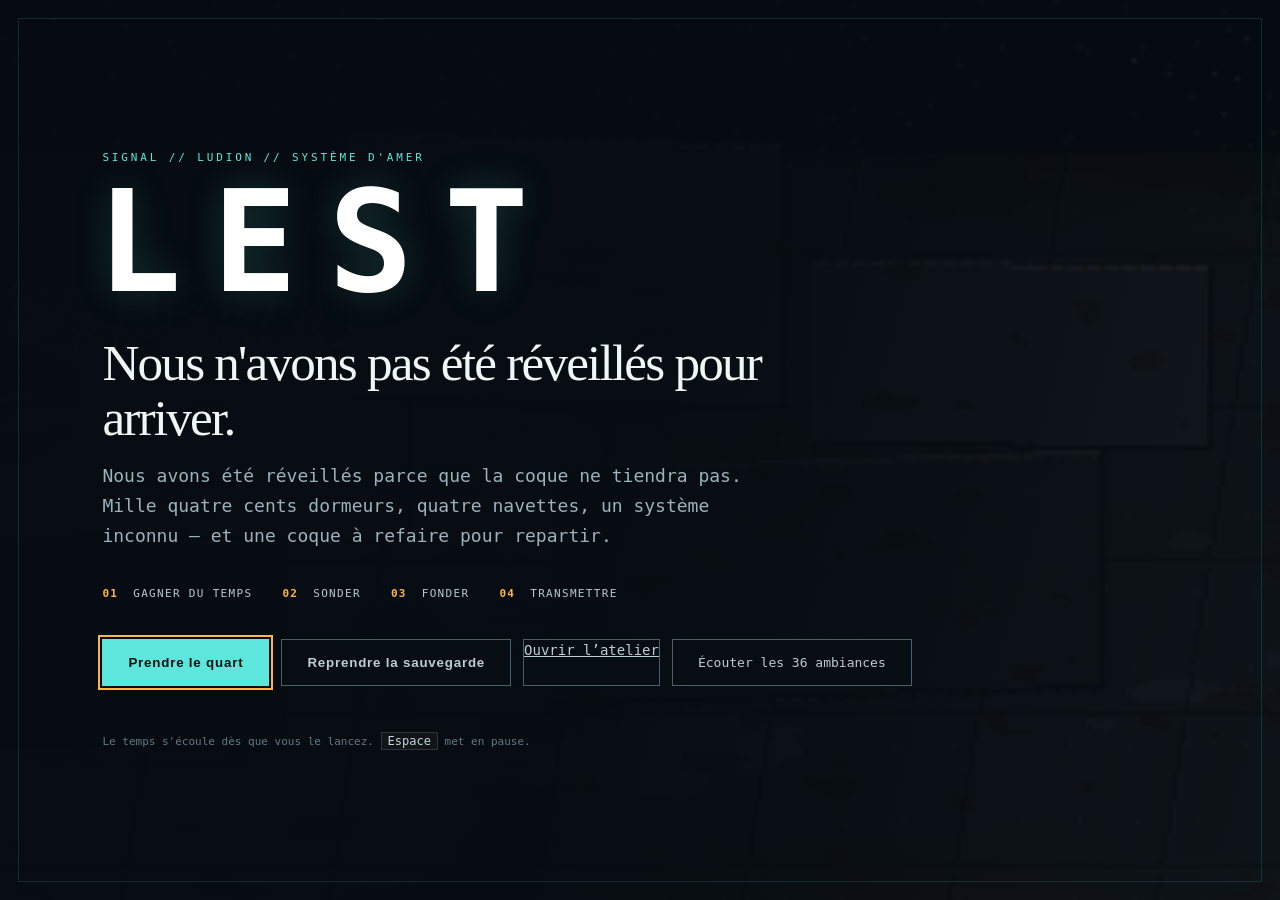
<file: index.html>
<!DOCTYPE html>
<html lang="fr">
<head>
<meta charset="utf-8">
<meta name="viewport" content="width=device-width, initial-scale=1">
<title>LEST — le Ludion</title>
<link rel="stylesheet" href="style.css">
<link rel="stylesheet" href="chantier.css">
<link rel="stylesheet" href="edition.css">
</head>
<body>


<div id="cinematique" hidden>
  <div class="cine-scene"></div>
  <div class="cine-voile"></div>
  <p class="cine-legende"></p>
  <button type="button" class="cine-passer" hidden>Passer</button>
</div>


<header id="bandeau">

  <div class="rangee">
    <span class="titre">LEST</span>

    <a id="atelier-temporaire" href="atelier.html?depuis=jeu" target="_blank" rel="opener" title="Tableau de suivi — raccourci temporaire de développement, nouvel onglet">Atelier ↗ <small>DEV</small></a>
    <span class="vaisseau">le Ludion &middot; système d'Amer</span>

    <div id="cote-bloc">
      <div class="cote-tete">
        <span class="etiq">Cote &middot; intégrité de coque</span>
        <span id="cote-valeur" data-niveau="ok">—</span>
      </div>
      <div class="piste"><div id="cote-jauge" data-niveau="ok"></div></div>
    </div>

    <div class="bloc">
      <span class="etiq">Rupture estimée</span>
      <span class="val" id="rupture">—</span>
    </div>


    <div class="bloc pousse" id="b-equipage">
      <span class="etiq">Éveillés</span>
      <span class="e-pile"><span class="val" id="r-eveilles">—</span>
        <span class="e-dispo" id="r-dispo">—</span></span>
      <span class="etiq">Dormeurs</span><span class="val" id="r-dormeurs">—</span>
    </div>
  </div>


  <div class="rangee" id="alertes" hidden></div>


  <div class="rangee" id="appels" hidden></div>
</header>


<nav id="ecrans">

  <button class="e-btn" data-ecran="passerelle">La passerelle</button>
  <button class="e-btn actif" data-ecran="carte">La carte</button>
  <button class="e-btn" data-ecran="drome">La drôme</button>

  <button class="e-btn" data-ecran="chantiers">Les lieux</button>
  <button class="e-btn" data-ecran="journal">Le journal</button>


  <div id="e-horloge">
    <span class="val" id="date">—</span>
    <span class="etiq" id="quart">—</span>
    <span class="val" id="vitesse-nom">—</span>
    <div class="vitesses">
      <button class="v-btn" data-vitesse="0" title="Pause (Espace)">❚❚</button>
      <button class="v-btn" data-vitesse="1" title="Lent — 12 s par quart (1)">▶</button>
      <button class="v-btn" data-vitesse="2" title="Normal — 4 s par quart (2)">▶▶</button>
      <button class="v-btn" data-vitesse="3" title="Rapide — 1,2 s par quart (3)">▶▶▶</button>
      <button class="v-btn" data-vitesse="4" title="Vive — 0,4 s par quart (4)">▶▶▶▶</button>
    </div>
  </div>
  <span id="etat-sauvegarde"></span>
  <button id="b-mission" class="e-outil e-outil-fort" title="Voir le cap de la mission (M)">Cap</button>
  <button id="b-manuel" class="e-outil" title="Ouvrir le manuel de bord (?)">Manuel</button>
  <button id="b-son" class="e-outil" title="Régler l'ambiance sonore">Son</button>
  <button id="b-sauver" class="e-outil" title="Enregistrer dans ce navigateur">Sauver</button>
  <button id="b-charger" class="e-outil" title="Reprendre la partie enregistrée">Reprendre</button>
  <span id="graine">—</span>
</nav>


<main>


  <section class="ecran" id="ec-passerelle"></section>
  <section class="ecran" id="ec-verriere"></section>


  <section class="ecran" id="ec-station"></section>


  <section class="ecran actif" id="ec-carte">
    <div id="carte-zone">
      <canvas id="carte"></canvas>
      <div id="carte-pied">
        <span><span class="pastille"></span> le Ludion &middot; les orbites avancent d'un quart à chaque quart</span>
        <span>
          <kbd>Espace</kbd> pause &nbsp; <kbd>1</kbd> <kbd>2</kbd> <kbd>3</kbd> <kbd>4</kbd> vitesse
          &nbsp; <kbd>→</kbd> un quart &nbsp; <kbd>Échap</kbd> désélectionner
        </span>
      </div>
    </div>
    <aside id="fiche"></aside>
  </section>


  <section class="ecran" id="ec-drome"></section>


  <section class="ecran" id="ec-vaisseau"></section>

  <section class="ecran" id="ec-chantiers"></section>


  <section class="ecran" id="ec-chantier"></section>


  <section class="ecran" id="ec-corps"></section>


  <section class="ecran" id="ec-secteur"></section>

  <section class="ecran" id="ec-journal">
    <div id="journal"></div>
  </section>

</main>

<div id="voile-edition" aria-hidden="true"></div>
<aside id="tiroir-edition" aria-label="Aide de jeu" aria-hidden="true">
  <header class="tiroir-tete">
    <div><span class="sur-titre" id="tiroir-sur-titre">ORDRE DE MISSION</span><h2 id="tiroir-titre">Tenir jusqu'à un monde viable</h2></div>
    <button id="tiroir-fermer" aria-label="Fermer">✕</button>
  </header>
  <div id="tiroir-contenu"></div>
</aside>


<div id="accueil-edition" role="dialog" aria-modal="true" aria-labelledby="accueil-titre">
  <div class="accueil-signal">SIGNAL // LUDION // SYSTÈME D'AMER</div>
  <div class="accueil-marque">LEST</div>
  <h1 id="accueil-titre">Nous n'avons pas été réveillés pour arriver.</h1>
  <p class="accueil-intro">Nous avons été réveillés parce que la coque ne tiendra pas. Mille quatre cents dormeurs, quatre navettes, un système inconnu — et une coque à refaire pour repartir.</p>
  <div class="accueil-enjeu">
    <span><b>01</b> Gagner du temps</span><span><b>02</b> Sonder</span><span><b>03</b> Fonder</span><span><b>04</b> Transmettre</span>
  </div>
  <div class="accueil-actions">
    <button id="accueil-nouveau" class="action-primaire">Prendre le quart</button>
    <button id="accueil-reprendre" class="action-secondaire">Reprendre la sauvegarde</button>
    <a class="action-secondaire" href="atelier.html">Ouvrir l’atelier</a>
    <a class="action-secondaire accueil-studio" href="studio-son.html">Écouter les 36 ambiances</a>
  </div>
  <p id="accueil-erreur" role="status"></p>
  <p class="accueil-note">Le temps s'écoule dès que vous le lancez. <kbd>Espace</kbd> met en pause.</p>
</div>



<div id="suivre" hidden>
  <button id="suivre-aller">—</button>
  <button id="suivre-fermer" title="Fermer">✕</button>
</div>


<div id="message" role="dialog" aria-modal="true" aria-labelledby="msg-objet">
  <div class="msg-chassis">
    <div class="msg-portrait">
      <span id="msg-poste"></span>
      <span id="msg-nom"></span>
    </div>
    <div class="msg-terminal">
      <div class="msg-tete">
        <span class="msg-etiq">Objet</span>
        <span id="msg-objet"></span>
        <span id="msg-date"></span>
      </div>
      <div id="msg-texte"></div>
      <div class="msg-pied">
        <audio id="msg-audio" controls preload="none" hidden aria-label="Écouter le rapport"></audio>
        <span id="msg-suite" hidden></span>
        <button id="msg-fermer">Compris</button>
      </div>
    </div>
  </div>
</div>


<div id="fin">
  <div class="fin-carte">
    <h2 id="fin-titre">Fin de mission</h2>
    <p id="fin-texte"></p>
    <button id="fin-rejouer">Recommencer</button>
  </div>
</div>


<script src="data/visuels-astres.js"></script>
<script src="data/musiques.js"></script>
<script src="data/scenes-officiers.js"></script>
<script src="data/config.js"></script>
<script src="data/prologue.js"></script>
<script src="data/arrivee.js"></script>
<script src="data/corps.js"></script>
<script src="data/flotte.js"></script>
<script src="data/batiments.js"></script>
<script src="data/niveaux.js"></script>
<script src="data/officiers.js"></script>
<script src="data/paroles.js"></script>
<script src="data/evenements/situations.js"></script>
<script src="data/evenements/chronologie.js"></script>
<script src="data/evenements/conditionnels.js"></script>
<script src="data/exploration.js"></script>
<script src="moteur/francais.js"></script>
<script src="moteur/rng.js"></script>
<script src="moteur/horloge.js"></script>
<script src="moteur/systeme.js"></script>
<script src="moteur/trajet.js"></script>
<script src="moteur/exploration.js"></script>
<script src="moteur/flotte.js"></script>
<script src="moteur/faits.js"></script>
<script src="moteur/evenements.js"></script>
<script src="moteur/lieu.js"></script>
<script src="moteur/parole.js"></script>
<script src="moteur/partie.js"></script>
<script src="moteur/sauvegarde.js"></script>
<script src="moteur/arrivee.js"></script>
<script src="vues/cinematique.js"></script>
<script src="vues/ecrans.js"></script>
<script src="vues/bandeau.js"></script>
<script src="vues/journal.js"></script>
<script src="vues/etiquettes.js"></script>
<script src="vues/carte.js"></script>
<script src="vues/astres.js"></script>
<script src="vues/verriere.js"></script>
<script src="vues/fiche.js"></script>
<script src="vues/drome.js"></script>
<script src="vues/vaisseau.js"></script>
<script src="vues/chantiers.js"></script>
<script src="vues/barre-lieu.js"></script>
<script src="vues/ressources-chantier.js"></script>
<script src="vues/construction-chantier.js"></script>
<script src="vues/chantier.js"></script>
<script src="vues/passerelle.js"></script>
<script src="vues/station.js"></script>
<script src="vues/message.js"></script>
<script src="vues/onde.js"></script>

<script src="vues/reservoir.js"></script>
<script src="vues/corps.js"></script>
<script src="vues/secteur.js"></script>
<script src="vues/partition.js"></script>
<script src="vues/ambiance.js"></script>

<script>
/* ===========================================================================
   Assemblage. C'est le seul endroit où moteur et vues se rencontrent.
   =========================================================================== */
(function () {
  'use strict';

  var partie, bandeau, vueJournal, systeme, carte, fiche;
  var ecrans, vueDrome, vueVaisseau, vueChantiers, vueChantier, vuePasserelle;
  var vueCorps, vueSecteur, vueStation, vueMessage, vueVerriere, ambiance;

  /**
   * Fabrique une partie neuve. Passée telle quelle à la relecture d'une
   * sauvegarde : c'est l'assemblage qui sait quelle config et quel système
   * utiliser, `moteur/sauvegarde.js` ne connaît ni l'un ni l'autre.
   */
  function fabriquer(graine) {
    var cfg = LEST.CONFIG;
    if (graine !== null && graine !== undefined) {
      cfg = Object.assign({}, LEST.CONFIG, { graine: graine });
    }
    // Une reprise depuis l’accueil précède la création de la première partie.
    return new LEST.Partie(cfg, systeme || new LEST.Systeme(LEST.CORPS));
  }

  function demarrer(reprise) {
    if (ambiance) ambiance.fermer();
    systeme    = new LEST.Systeme(LEST.CORPS);
    partie     = reprise || new LEST.Partie(LEST.CONFIG, systeme);
    bandeau    = new LEST.Bandeau(partie, document);
    vueJournal = new LEST.VueJournal(partie, document.getElementById('journal'));
    fiche      = new LEST.Fiche(partie, systeme, document.getElementById('fiche'));
    vueDrome   = new LEST.VueDrome(partie, systeme, document.getElementById('ec-drome'));
    vueVaisseau = new LEST.VueVaisseau(partie, systeme, document.getElementById('ec-vaisseau'));
    vueChantiers = new LEST.VueChantiers(partie, systeme, document.getElementById('ec-chantiers'));
    vueChantier = new LEST.VueChantier(partie, systeme, document.getElementById('ec-chantier'));
    vuePasserelle = new LEST.VuePasserelle(partie, document.getElementById('ec-passerelle'));
    vueVerriere = new LEST.VueVerriere(partie, systeme, document.getElementById('ec-verriere'));
    vueVerriere.surRetour = function () { ecrans.montrer('passerelle'); };
    vueVerriere.surCarte = function (id) { ouvrirCorps(null, id); };
    fiche.surCarte = function (id) { ouvrirCorps(null, id); };
    vuePasserelle.surVerriere = function () { ecrans.montrer('verriere'); };
    vueStation = new LEST.VueStation(partie, document.getElementById('ec-station'));
    vueMessage = new LEST.VueMessage(partie, document);
    vueCorps    = new LEST.VueCorps(partie, systeme, document.getElementById('ec-corps'));
    vueSecteur  = new LEST.VueSecteur(partie, systeme, document.getElementById('ec-secteur'));
    carte      = new LEST.Carte(partie, systeme, document.getElementById('carte'),
                                function (id) { fiche.montrer(id); },
                                // Double-clic sur un astre : sa carte, en
                                // consultation. Demandé par Vincent le 12/08.
                                function (id) { ouvrirCorps(null, id); });

    if (!ecrans) {
      // Un écran caché ne se redessine pas : il est donc périmé au moment où on
      // le montre. On le rafraîchit à l'arrivée plutôt que de tenir à jour ce
      // que personne ne regarde.
      // Le bandeau ne se masque plus nulle part : depuis qu'il a maigri
      // (12 août 2026), il ne porte que du global — Cote, rupture, équipage —
      // et rien ne fait double emploi avec la barre basse d'un lieu.
      ecrans = new LEST.Ecrans(document, function () { rafraichir(); });
    }

    // ⚠️ **CHOISIR UN VAISSEAU DANS LA DRÔME MÈNE LÀ OÙ IL EST**, pas à une
    // fiche qui le décrit. *Demandé par Vincent le 14 août 2026 : « quand on
    // clique sur un vaisseau de la drôme qui est en vol dans un secteur ou un
    // corps, il faudrait que ça nous amène directement à l'écran où il est
    // avec le contrôle du vaisseau activé ».*
    //
    // La drôme répond à *lequel ?* — mais une fois choisi, le détour par son
    // écran ne servait qu'à cliquer « Revenir au secteur ». Un écran qui ne
    // sert qu'à en ouvrir un autre est un écran de trop.
    //
    // ⚠️ Et c'est **la même fonction que le lien d'un avis** (`surCible`
    // ci-dessous) : deux portes, un seul chemin. Deux aiguillages auraient
    // divergé — c'est le défaut n°2 de la séance des écrans, et il s'est
    // produit trois fois.
    vueDrome.surChoix = versLaOuIlEst;
    vueVaisseau.surRetour = function () { ecrans.montrer('drome'); };

    // Même partage côté chantiers : la liste, puis le lieu.
    vueChantiers.surOuvrir = ouvrirLieu;
    vueChantier.surRetour = function () { ecrans.montrer('chantiers'); };

    // La passerelle ne fabrique rien : elle ouvre des écrans qui existent
    // déjà. La coursive passe par `ouvrirLieu`, exactement comme la liste des
    // lieux — c'est « deux portes, un seul chemin » (`ECRANS.md` §7).
    vuePasserelle.surEcran = function (cle) { ecrans.montrer(cle); };
    vuePasserelle.surLudion = function () { ouvrirLieu(partie.lieuLudion.id); };

    // ⚠️ **L'ÉCART 2 DU 12 AOÛT EST COMBLÉ.** `vues/passerelle.js` menait
    // directement à l'écran de domaine faute de station, et s'en excusait en
    // une ligne. La station existe : un clic sur un officier mène chez lui, et
    // c'est de chez lui qu'on ouvre son domaine. `ECRANS.md` §2 l'avait
    // annoncé au mot près — « la passerelle change de cible, pas de forme ».
    vuePasserelle.surOfficier = ouvrirStation;
    // La sollicitation du bandeau mène à la MÊME fonction que la passerelle et
    // que la colonne de portraits. Trois portes, un seul chemin (`ECRANS.md`
    // §7) — et c'est ce qui garantit qu'entrer par le bandeau lève bien la
    // sollicitation, au lieu de laisser la ligne allumée sur un officier qu'on
    // vient d'écouter.
    bandeau.surOfficier = ouvrirStation;
    // Une alerte du bandeau mène droit au lieu concerné. Même fonction que la
    // liste des lieux et que la coursive : trois portes, un seul chemin.
    bandeau.surLieu = ouvrirLieu;

    // Fermer un message forcé rafraîchit tout : il a pu poser une sollicitation,
    // ouvrir un savoir, ou changer un stock. On ne tient pas la liste de ce qui
    // dépend de quoi — même règle que pour un ordre donné.
    vueMessage.surFermeture = rafraichir;
    vueStation.surEcran = function (cle) { ecrans.montrer(cle); };
    vueStation.surPont = function () { ecrans.montrer('passerelle'); };

    // ⚠️ **LE LIEN D'UN AVIS MÈNE LÀ OÙ LA CHOSE EST, ET C'EST ICI QU'ON LE
    // SAIT.** *Demandé par Vincent le 14 août 2026.* La station passe une
    // cible, l'assemblage choisit l'écran — secteur, carte du corps, ou écran
    // du vaisseau — en réutilisant les mêmes fonctions que partout ailleurs.
    // Un aiguillage dans la vue aurait recréé « S'amarrer » : un second chemin
    // qui refait ses propres contrôles.
    vueStation.surCible = function (cible) {
      if (!cible || !cible.navette) return;
      versLaOuIlEst(cible.navette);
    };

    // Le raccourci demandé le 11 août : depuis un chantier, aller droit au
    // vaisseau qui y est à quai. Quand il y en a plusieurs, on ouvre la drôme
    // déjà filtrée sur ce poste — choisir reste au joueur.
    // ⚠️ **CE DÉTOUR PAR LA DRÔME EST TOMBÉ LE 14 AOÛT 2026.** *Vincent : « si
    // je clique sur l'icône vaisseau avec le numéro, ça ne m'amène pas dans la
    // drôme avec un filtre, ça doit m'amener dans un des vaisseaux pour donner
    // l'ordre — ce sont les mêmes navettes, pas de choix à faire ».*
    //
    // Les deux vues choisissent désormais elles-mêmes le vaisseau (le premier
    // libre d'ordre), et cette fonction n'a plus qu'un cas. On la garde parce
    // qu'elle nomme le chemin, et parce qu'un `lieuId` sans navette ne doit
    // ouvrir ni la drôme ni rien : le bouton est grisé, on n'arrive pas ici.
    //
    // La drôme reste pour ce à quoi elle sert : **chercher dans toute la
    // flotte**, pas trancher entre quatre coques identiques au même quai.
    function versVaisseaux(navetteId) {
      if (navetteId) ouvrirVaisseau(navetteId);
    }
    vueChantiers.surVaisseau = versVaisseaux;
    vueChantier.surVaisseau = versVaisseaux;

    // « Partir » : quitter le lieu, retrouver le ciel. Quand la carte d'un
    // corps existera (M4b), un chantier au sol reviendra sur ELLE — d'ici là,
    // les deux cas mènent à la carte du système. Voir `ECRANS.md` §7.
    // ⚠️ **« PARTIR » D'UN LIEU REMONTE À LA CARTE DE SON CORPS**, pas au ciel.
    // *Demandé par Vincent le 14 août 2026.* Le code portait déjà la promesse,
    // en commentaire, depuis le 11 : *« quand la carte d'un corps existera
    // (M4b), un chantier au sol reviendra sur ELLE — d'ici là les deux cas
    // mènent à la carte du système »*. Elle existe depuis le 12 au soir, et
    // personne n'était revenu décrocher la note. ➜ **Une promesse en
    // commentaire attend qu'un joueur la redemande** — c'est la même leçon que
    // la « pause franche et assumée », promise sept jours avant d'être codée.
    //
    // On y va en CONSULTATION : quitter un écran n'est pas un ordre, donc on
    // n'engage aucune navette au passage.
    vueChantier.surPartir = function () {
      var lieu = vueChantier.lieu && vueChantier.lieu();
      if (lieu && !partie.refusDeConsulter(lieu.corps)) {
        return ouvrirCorps(null, lieu.corps);
      }
      ecrans.montrer('carte');
    };
    vueVaisseau.surPartir = function () { ecrans.montrer('carte'); };

    // La bande du bas de l'écran vaisseau : d'un chantier à ses vaisseaux
    // sans repasser par la drôme — c'est le §4 quater, encore lui.
    vueVaisseau.surVaisseau = ouvrirVaisseau;
    vueVaisseau.surLieu = ouvrirLieu;

    // La carte du corps : on y descend depuis l'écran d'un vaisseau, on en
    // revient vers lui. Le bouton « Quitter » annule le départ — la navette,
    // elle, reste où elle est : quitter un écran n'est pas un ordre.
    vueVaisseau.surCorps = function (id) { ouvrirCorps(id); };

    // ⚠️ **CELUI-CI N'A JAMAIS ÉTÉ BRANCHÉ, et il a fallu un vérificateur pour
    // s'en apercevoir — le 13 août 2026 au soir.** `vues/vaisseau.js` appelle
    // `surSecteur()` à deux endroits depuis le matin même : le bouton
    // « ↩ Revenir au secteur XX » du portrait, et « Ouvrir le secteur › » de
    // l'ordre Explorer. Les deux tapaient sur la méthode vide de la classe.
    // **Deux boutons morts, dans les deux portes de l'exploration**, et aucune
    // des treize suites ne pouvait le voir : un no-op ne lève pas.
    //
    // C'est le pendant exact du symptôme que ce projet nomme depuis deux jours
    // — *« le moteur sait, l'écran se tait »*. Ici : **la vue appelle, personne
    // ne répond.** Le jumeau `surCorps` était câblé une ligne plus haut.
    vueVaisseau.surSecteur = function (id) { ouvrirSecteur(id); };

    vueCorps.surRetour = function (navetteId) {
      // On rend le temps en partant : la pause n'appartient qu'à la carte.
      var pilote = navetteId || vueCorps.pilote;
      vueCorps.quitter();
      if (pilote) return ouvrirVaisseau(pilote);
      ecrans.montrer('carte');
      rafraichir();
    };
    vueCorps.surOrdre = rafraichir;
    vueCorps.surLieu = ouvrirLieu;

    // L'écran B. La carte du corps y mène par « Descendre » ; on en revient
    // sur elle, et c'est la même navette qu'on retrouve aux commandes. Le
    // temps est arrêté des deux côtés, donc il n'y a rien à rendre entre les
    // deux — seul le retour vers la carte du système le rend.
    vueCorps.surCaboter = function (navetteId) { ouvrirSecteur(navetteId); };
    // Regarder un secteur sans y descendre : la consultation, une échelle plus
    // bas. Aucun vaisseau engagé, donc rien à refuser.
    vueCorps.surVoirSecteur = function (corpsId, x, y) {
      vueSecteur.montrer(null, { corps: corpsId, x: x, y: y });
      ecrans.montrer('secteur');
      rafraichir();
    };
    vueSecteur.surOrdre = rafraichir;
    vueSecteur.surVaisseau = function (id) { ouvrirVaisseau(id); };
    vueSecteur.surRetour = function () {
      var id = vueSecteur.pilote;
      // ⚠️ **APRÈS UN CRASH, IL N'Y A PLUS DE PILOTE — mais il y a toujours un
      // corps.** *Signalé par Vincent : « quand on quitte l'écran de secteur
      // après un crash, on revient sur la carte du système ».* `ouvrirCorps`
      // recevait `null` des deux côtés, ne savait plus de quel astre on
      // parlait, et retombait sur le ciel. Le secteur regardé, lui, sait.
      var vu = vueSecteur.regarde;
      vueSecteur.quitter();
      ouvrirCorps(id, id ? null : (vu ? vu.corps : null));
    };

    // ⚠️ **UNE NAVETTE QUI RENTRE DEPUIS LE SECTEUR EST UNE NAVETTE QUI PART.**
    // *Bouton demandé par Vincent le 13 août 2026.* On réutilise l'enchaînement
    // d'après « Lancer » plutôt que d'en écrire un second : il sait déjà
    // reprendre la barre de celle qui reste en bas, retomber en consultation
    // s'il n'y a plus personne, et proposer de suivre celle qui monte. Le
    // récrire ici, c'était refaire les deux défauts que ce bloc a coûté.
    vueSecteur.surRentre = function (id, quitte) {
      vueVaisseau.surLance(id, null, quitte);
    };

    // Après « Lancer » : on est mené au prochain vaisseau prêt AU MÊME
    // endroit, ou à l'écran du lieu s'il n'y en a plus — et le mot « Suivre »
    // permet de rattraper celui qui part. Demandé par Vincent le 12 août 2026.
    vueVaisseau.surLance = function (idLance, lieuId, quitte) {
      var lance = partie.flotte.parId(idLance);

      // ⚠️ **ON REDESCEND VERS CEUX QU'ON A LAISSÉS EN BAS.** *Demandé par
      // Vincent le 13 août 2026 : « si deux vaisseaux sont dans le secteur et
      // qu'on en renvoie un sur le Ludion, on repasse tout seul sur l'écran du
      // deuxième ».* C'est l'enchaînement d'après « Lancer », à l'échelle du
      // secteur : on ne renvoie pas le joueur au ciel quand il lui reste
      // quelqu'un au sol — souvent celui qu'il était venu secourir.
      //
      // ⚠️⚠️ **ET C'EST `quitte` QUI DÉCIDE, PAS LE DERNIER SECTEUR REGARDÉ.**
      // Première version : elle lisait `vueSecteur.regarde`, qui survit à la
      // visite. Résultat trouvé par Vincent en jouant — *« quel que soit le
      // vaisseau que je clique, je reviens au Guindeau et je ne peux plus rien
      // faire »* : **tous les départs du jeu retombaient dans le dernier
      // secteur visité**, pour toujours. J'avais fait une règle globale d'un
      // cas local, et c'est la faute la plus grave de la séance.
      if (quitte) {
        var restees = partie.navettesDansLeSecteur(quitte.corps, quitte.x, quitte.y);
        proposerDeSuivre(idLance, lance ? lance.nom : idLance);
        // Quelqu'un reste en bas : on prend sa barre. Personne : on redescend
        // quand même, en consultation.
        //
        // ⚠️ **Le second cas manquait**, et Vincent l'a trouvé : *« je me
        // retrouve dans l'écran vaisseau alors que je n'ai pas cliqué
        // suivre ».* Sans navette restante, l'enchaînement retombait sur le
        // cas « partie du large » — qui laisse sur l'écran du vaisseau parce
        // qu'il n'y a nulle part où aller. Mais **il y avait où aller** : le
        // secteur qu'on venait de quitter, et qu'on n'a pas fini de fouiller.
        if (restees.length) return ouvrirSecteur(restees[0].id);
        vueSecteur.montrer(null, quitte);
        ecrans.montrer('secteur');
        return rafraichir();
      }
      var pret = lieuId ? partie.flotte.navettes.find(function (x) {
        if (x.id === idLance || x.mission || x.permanent) return false;
        var q = partie.lieuDe(x);
        return q && q.id === lieuId;
      }) : null;

      if (pret) {
        proposerDeSuivre(idLance, lance ? lance.nom : idLance);
        ouvrirVaisseau(pret.id);
      } else if (lieuId) {
        proposerDeSuivre(idLance, lance ? lance.nom : idLance);
        ouvrirLieu(lieuId);
      } else {
        // Parti du large : il n'y a ni vaisseau suivant ni lieu où aller.
        // On reste sur son écran, qui montre déjà le trajet — rien à suivre.
        rafraichir();
      }
    };

    // Un ordre donné change les stocks, le journal et la carte : on rafraîchit
    // tout, plutôt que de tenir une liste de ce qui dépend de quoi.
    vueVaisseau.surOrdre = rafraichir;
    vueChantiers.surChoix = rafraichir;
    vueChantier.surOrdre = rafraichir;
    fiche.rafraichir();

    document.getElementById('graine').textContent = 'graine ' + partie.rng.graine;
    document.getElementById('fin').classList.remove('visible');

    // Une partie reprise a déjà son journal : le rouvrir sur « sortie de
    // transit » ferait croire qu'on a tout perdu.
    if (!reprise) {
      LEST.ouvrirArrivee(partie);
      partie.consigner(
        "Sortie de transit. Le Ludion est en orbite basse autour d'Estran. " +
        "Soixante d'entre nous sont réveillés, mille quatre cents dorment encore. " +
        "La coque tient. Pour l'instant.", 'neutre', 'Second');

      partie.consigner(
        "J'ai refait les relevés trois fois, capitaine. La corrosion progresse. " +
        "Nous ne repartirons pas d'ici sans avoir refait une coque.", 'alerte', 'Maître');
    }

    ambiance = new LEST.Ambiance(partie, document);
    LEST.ambiance = ambiance;

    // La vue se rafraîchit à chaque quart, et aussi en continu pour rester
    // réactive aux clics même en pause.
    partie.horloge.aChaqueQuart(rafraichir);
    partie.horloge.demarrer();
    rafraichir();
  }

  // Plus de `lieuRegarde()` : le bandeau a maigri le 12 août 2026 et ne
  // montre plus aucun stock. Les stocks sont locaux, et ils se lisent sur
  // l'écran de chaque lieu — c'est la barre basse qui a repris le rôle.

  /**
   * Ouvre la carte d'un corps. Avec une navette : on la pilote, et le temps
   * s'arrête. Sans : consultation, et le temps court.
   *
   * ⚠️ **C'est ici qu'on refuse un corps non relevé**, et nulle part ailleurs.
   * Signalé par Vincent le 13 août 2026 : le double-clic ouvrait la carte de
   * n'importe quelle planète, y compris une qu'aucun vaisseau n'avait jamais
   * approchée. Les deux portes — le double-clic et l'ordre « Explorer » —
   * passent par cette fonction : le contrôle est donc unique, comme le chemin.
   * La raison vient du moteur et s'affiche sur la fiche du corps, à côté de la
   * carte du système : on refuse là où le geste a été fait.
   */
  function ouvrirCorps(navetteId, corpsId) {
    var n = navetteId && partie.flotte ? partie.flotte.parId(navetteId) : null;
    var cible = corpsId || (n ? n.lieu : null);
    var refus = partie.refusDeConsulter(cible);
    if (refus) {
      fiche.montrer(cible);
      fiche.refuser(refus);
      // On ne change pas d'écran quand on est déjà devant la carte du système :
      // voler la navigation au joueur pour lui dire non serait deux punitions.
      if (ecrans.courant !== 'carte') ecrans.montrer('carte');
      return;
    }
    vueCorps.montrer(navetteId, corpsId);
    ecrans.montrer('corps');
    rafraichir();
  }

  /**
   * Ouvre l'écran B sur le secteur d'une navette. Comme `ouvrirCorps`, c'est
   * le SEUL chemin : la carte du corps y mène par « Descente », l'écran d'un
   * vaisseau par « Revenir au secteur ». Deux portes, un chemin.
   */
  function ouvrirSecteur(navetteId) {
    vueSecteur.montrer(navetteId);
    ecrans.montrer('secteur');
    rafraichir();
  }

  /**
   * Ouvre la station d'un officier. Le SEUL chemin — la passerelle y mène, et
   * la colonne de portraits d'une station y mène aussi, d'un officier à
   * l'autre. Même règle que `ouvrirCorps` : deux portes, un chemin.
   *
   * C'est `montrer()` qui lève la sollicitation, donc elle se lève par où que
   * l'on entre. Une seconde porte qui aurait oublié de le faire aurait laissé
   * un officier marqué « demande à vous parler » juste après qu'on l'a écouté.
   */
  function ouvrirStation(id) {
    vueStation.montrer(id);
    ecrans.montrer('station');
    rafraichir();
  }

  /**
   * ⚠️ **LA SEULE RÉPONSE À « MÈNE-MOI À CE VAISSEAU ».**
   *
   * Trois portes s'en servent — la drôme, le lien d'un avis, et demain tout ce
   * qui nommera un vaisseau. Elles ne décident pas de l'écran : elles disent
   * *quel vaisseau*, et c'est ici qu'on sait où il est. Un aiguillage recopié
   * dans une vue est le défaut n°2 de la séance des écrans — **une donnée
   * affichée à deux endroits finit toujours par diverger**, et une navigation
   * n'y échappe pas.
   *
   * La règle suit `Partie.positionDe()`, seul auteur de la position :
   *
   *     cabotage · posée au ras du sol   l'écran du secteur, navette prise
   *     survol · posée sur la carte      la carte du corps, navette prise
   *     quai · orbite · transit          son propre écran — il n'y a pas
   *                                      d'ailleurs où le montrer
   *
   * Dans les deux premiers cas la navette est **pilotée d'entrée** : c'est ce
   * que Vincent demandait, et c'est cohérent avec le reste — on n'arrive
   * jamais sur ces écrans en spectateur quand on a nommé un vaisseau.
   */
  function versLaOuIlEst(navetteId) {
    var n = navetteId && partie.flotte ? partie.flotte.parId(navetteId) : null;
    if (!n) return;
    var pos = partie.positionDe(n);
    if (pos && (pos.genre === 'cabotage' || (pos.genre === 'pose' && n.pas))) {
      return ouvrirSecteur(n.id);
    }
    if (pos && (pos.genre === 'survol' || pos.genre === 'pose')) {
      return ouvrirCorps(n.id);
    }
    ouvrirVaisseau(n.id);
  }

  /** Ouvre l'écran d'un vaisseau, d'où qu'on vienne. */
  function ouvrirVaisseau(id) {
    vueVaisseau.montrer(id);
    ecrans.montrer('vaisseau');
    // `montrer` sur l'écran déjà ouvert ne redessine pas : on force, pour que
    // passer d'un vaisseau à l'autre depuis la bande du bas se voie.
    rafraichir();
  }

  /**
   * Le mot « Suivre » : un vaisseau vient de partir, un clic ramène à son
   * écran. Il n'interrompt rien.
   *
   * ⚠️ **IL S'EFFACE MAINTENANT TOUT SEUL**, et la règle du 12 août est
   * corrigée. Elle disait : *« il attend d'être cliqué, fermé, ou remplacé par
   * le départ suivant »* — l'intention était bonne (ne rien imposer), le
   * résultat ne l'était pas. *Vincent : « le bouton popup reste affiché
   * indéfiniment au lieu de quelques secondes et couvre un bouton existant ».*
   * Une proposition qui ne part jamais cesse d'être une proposition : elle
   * devient un morceau d'interface posé sur les autres.
   *
   * Dix secondes : le temps de la lire et de décider, pas celui de l'oublier.
   */
  function proposerDeSuivre(navetteId, nom) {
    var boite = document.getElementById('suivre');
    var aller = document.getElementById('suivre-aller');
    aller.textContent = 'Suivre ' + nom + ' ›';
    aller.onclick = function () {
      cacherSuivre();
      ouvrirVaisseau(navetteId);
    };
    boite.hidden = false;
    clearTimeout(proposerDeSuivre._t);
    proposerDeSuivre._t = setTimeout(cacherSuivre, 10000);
  }

  function cacherSuivre() {
    clearTimeout(proposerDeSuivre._t);
    document.getElementById('suivre').hidden = true;
  }
  document.getElementById('suivre-fermer').addEventListener('click', cacherSuivre);

  /**
   * Ouvre l'écran d'un lieu, d'où qu'on vienne : la liste des lieux, ou la
   * coursive de la passerelle. Une seule fonction pour les deux portes — c'est
   * ce qui empêche qu'un second chemin se mette à faire ses propres contrôles.
   */
  function ouvrirLieu(id) {
    vueChantier.montrer(id);
    ecrans.montrer('chantier');
  }

  // Le vaisseau qu'on regarde, et s'il était en route au dernier coup d'œil.
  // C'est ce qui permet de voir l'ARRIVÉE comme un événement : mission au
  // quart précédent, à quai maintenant.
  var transit = null;

  /**
   * Demandé par Vincent le 12 août 2026 : quand on regarde l'écran d'un
   * vaisseau en transit et qu'il accoste, on est amené directement sur
   * l'écran du lieu — le journal du lieu y consigne l'arrivée au même moment.
   *
   * Trois cas où l'on NE bascule pas, et ils sont voulus :
   *   - arrivée en orbite ou au large : il n'y a pas de lieu où aller ;
   *   - un convoi permanent : il accoste à chaque rotation, basculer à
   *     chacune rendrait son écran inconsultable ;
   *   - on regarde un autre écran : on ne vole jamais la navigation au joueur.
   */
  function suivreArrivee() {
    var id = (ecrans && ecrans.courant === 'vaisseau') ? vueVaisseau.choisi : null;
    if (!id || id === 'ludion') { transit = null; return; }
    var n = partie.flotte && partie.flotte.parId(id);
    if (!n || n.permanent) { transit = null; return; }

    var enMission = !!n.mission;
    if (transit && transit.id === id && transit.enMission && !enMission) {
      var lieu = partie.lieuDe(n);
      if (lieu) { transit = null; return ouvrirLieu(lieu.id); }
    }
    transit = { id: id, enMission: enMission };
  }

  function rafraichir() {
    suivreArrivee();
    bandeau.rafraichir();
    vueJournal.rafraichir();
    carte.rafraichir();
    fiche.rafraichir();          // la distance depuis le Ludion change à chaque quart
    vueDrome.rafraichir();       // et le prix de chaque destination aussi
    vueVaisseau.rafraichir();
    vueChantiers.rafraichir();
    vueChantier.rafraichir();
    vuePasserelle.rafraichir();
    vueVerriere.rafraichir();
    vueStation.rafraichir();
    vueMessage.rafraichir();
    vueCorps.rafraichir();
    vueSecteur.rafraichir();
    rafraichirCap();
    if (ambiance) ambiance.rafraichir(ecrans && ecrans.courant,
      ecrans.courant === 'secteur' ? (vueSecteur.regarde && vueSecteur.regarde.corps) : vueCorps.corpsId);
    if (partie.terminee) afficherFin();
  }

  function afficherFin() {
    var boite = document.getElementById('fin');
    if (boite.classList.contains('visible')) return;
    document.getElementById('fin-texte').textContent =
      partie.journal[0] ? partie.journal[0].texte : '';
    boite.classList.add('visible');
  }

  // --- Raccourcis clavier ---
  document.addEventListener('keydown', function (e) {
    if (!partie || partie.terminee) return;
    if (e.target.closest('input, select, textarea, [contenteditable="true"]') ||
        (tiroir && tiroir.getAttribute('aria-hidden') === 'false')) return;

    // ⚠️ **Les flèches pilotent quand on cabote**, et elles reprennent la main
    // sur « → avance d'un quart ». *Demandé par Vincent : « on explorait en
    // avançant en rase-mottes avec des flèches de direction ».* Le conflit est
    // réel mais sans conséquence : dans un secteur le temps est arrêté, donc
    // avancer d'un quart n'aurait aucun sens là où on se trouve.
    if (ecrans && ecrans.courant === 'secteur' && vueSecteur.pilote) {
      var vers = { ArrowUp: [0, -1], ArrowDown: [0, 1],
                   ArrowLeft: [-1, 0], ArrowRight: [1, 0] }[e.key];
      if (vers) {
        e.preventDefault();
        var n = partie.flotte.parId(vueSecteur.pilote);
        if (n && n.pas) {
          vueSecteur.refus =
            partie.cabotageVers(n.id, n.pas.x + vers[0], n.pas.y + vers[1]);
        }
        rafraichir();
        return;
      }
    }

    switch (e.key) {
      case ' ':          e.preventDefault(); partie.horloge.basculerPause(); break;
      case '0':          partie.horloge.reglerVitesse(0); break;
      case '1':          partie.horloge.reglerVitesse(1); break;
      case '2':          partie.horloge.reglerVitesse(2); break;
      case '3':          partie.horloge.reglerVitesse(3); break;
      case '4':          partie.horloge.reglerVitesse(4); break;
      case 'ArrowRight': partie.horloge.avancer(); break;   // pas à pas
      case 'Escape':     carte.choisir(null); fiche.montrer(null); break;
      default: return;
    }
    rafraichir();
  });

  // Pas d'écouteur 'resize' ici : la carte surveille sa propre boîte avec un
  // ResizeObserver. Une fenêtre qui ne bouge pas peut quand même faire rétrécir
  // la carte — il suffit que le bandeau passe sur une ligne de plus.

  document.getElementById('fin-rejouer').addEventListener('click', function () {
    if (partie) partie.horloge.arreter();
    demarrer();
  });

  // --- La sauvegarde ---------------------------------------------------------
  // Dans `localStorage`, un seul emplacement. C'est le plus court chemin qui
  // marche en double-cliquant sur index.html : un vrai fichier demanderait une
  // boîte de dialogue de téléchargement à chaque sauvegarde, et un import
  // manuel à chaque reprise. À revoir le jour où l'on voudra plusieurs parties.
  var CLE = 'lest.partie';

  function dire(texte, ton) {
    var e = document.getElementById('etat-sauvegarde');
    e.textContent = texte;
    e.dataset.ton = ton || '';
    // Le message s'efface : un bandeau qui garde « sauvé » pendant une heure
    // ne dit plus rien de l'instant où l'on a sauvé.
    clearTimeout(dire._t);
    dire._t = setTimeout(function () { e.textContent = ''; }, 4000);
  }

  function sauver() {
    try {
      localStorage.setItem(CLE, JSON.stringify(LEST.Sauvegarde.ecrire(partie)));
      dire('Partie enregistrée · quart ' + partie.horloge.quart, 'ok');
    } catch (e) {
      // Un `localStorage` plein ou refusé (navigation privée) doit se dire, pas
      // se taire : croire qu'on a sauvé est pire que savoir qu'on n'a pas pu.
      dire('Impossible d\'enregistrer : ' + e.message, 'alerte');
    }
    majBoutons();
  }

  function charger() {
    var brut = null;
    try { brut = localStorage.getItem(CLE); } catch (e) { /* accès refusé */ }
    if (!brut) return dire('Aucune partie enregistrée.', 'alerte');

    var lu;
    try {
      lu = LEST.Sauvegarde.relire(JSON.parse(brut), fabriquer);
    } catch (e) {
      return dire('Sauvegarde illisible : ' + e.message, 'alerte');
    }
    if (lu.erreur) return dire(lu.erreur, 'alerte');

    if (partie) partie.horloge.arreter();
    demarrer(lu.partie);
    dire('Partie reprise · quart ' + partie.horloge.quart, 'ok');
    return true;
  }

  function majBoutons() {
    var existe = false;
    try { existe = !!localStorage.getItem(CLE); } catch (e) { /* accès refusé */ }
    var b = document.getElementById('b-charger');
    b.disabled = !existe;
    b.title = existe ? 'Reprendre la partie enregistrée'
                     : 'Rien d\'enregistré pour l\'instant';
  }

  document.getElementById('b-sauver').addEventListener('click', sauver);
  document.getElementById('b-charger').addEventListener('click', charger);
  majBoutons();

  // Cap et manuel : une couche d'orientation, jamais une seconde règle.
  var tiroir = document.getElementById('tiroir-edition');
  var voile = document.getElementById('voile-edition');
  var retourTiroir;

  function objectifs() {
    var sondes = partie && partie.sondes ? partie.sondes.size : 0;
    var lieux = partie && partie.lieux ? partie.lieux.length : 0;
    var q = partie ? partie.horloge.quart : 0;
    return [
      { fait: q > 0, titre: 'Stabiliser le quart', texte: 'Laisser passer un quart et lire les variations.' },
      { fait: sondes > 1, titre: 'Ouvrir le système', texte: 'Mettre une navette en orbite d’un corps inconnu.' },
      { fait: lieux > 1, titre: 'Poser un premier ancrage', texte: 'Acheminer le kit puis fonder un lieu hors du Ludion.' },
      { fait: partie && partie.flotte.navettes.some(function (n) { return n.permanent && n.permanent.type === 'pipeline'; }), titre: 'Former un réseau', texte: 'Mettre en place un convoi permanent entre deux lieux.' },
      { fait: partie && partie.cote >= 50 && lieux > 2, titre: 'Tenir plusieurs postes', texte: 'Garder au moins trois lieux et une Cote de 50 ou plus.' }
    ];
  }

  function rafraichirCap() {
    if (!partie) return;
    var o = objectifs();
    var faits = o.filter(function (x) { return x.fait; }).length;
    document.getElementById('b-mission').textContent = 'Cap ' + faits + '/' + o.length;
    if (tiroir.dataset.mode === 'cap' && tiroir.getAttribute('aria-hidden') === 'false') remplirCap();
  }

  function remplirCap() {
    var o = objectifs();
    var prochain = o.find(function (x) { return !x.fait; });
    document.getElementById('tiroir-sur-titre').textContent = 'ORDRE DE MISSION';
    document.getElementById('tiroir-titre').textContent = prochain ? prochain.titre : 'Les premiers postes tiennent';
    document.getElementById('tiroir-contenu').innerHTML =
      '<p class="cap-directive">' + (prochain ? prochain.texte : 'Ces repères décrivent votre situation actuelle. La traversée continue.') + '</p>' +
      '<div class="cap-liste">' + o.map(function (x, i) {
        return '<div class="cap-etape ' + (x.fait ? 'faite' : '') + '"><span>' + (x.fait ? '✓' : ('0' + (i + 1)).slice(-2)) + '</span><div><b>' + x.titre + '</b><small>' + x.texte + '</small></div></div>';
      }).join('') + '</div>' +
      '<div class="cap-lecture"><span>Coque <b>' + partie.cote.toFixed(1) + '</b></span><span>Quart <b>' + partie.horloge.quart + '</b></span><span>Lieux <b>' + partie.lieux.length + '</b></span><span>Corps relevés <b>' + partie.sondes.size + '</b></span></div>';
  }

  function remplirManuel() {
    document.getElementById('tiroir-sur-titre').textContent = 'MANUEL DE BORD';
    document.getElementById('tiroir-titre').textContent = 'Une question par écran';
    document.getElementById('tiroir-contenu').innerHTML =
      '<div class="manuel-grille">' +
      '<article><b>La passerelle</b><p>Parlez aux officiers. Leurs avis rendent lisibles les urgences et les savoirs.</p></article>' +
      '<article><b>La carte</b><p>Comparez les distances : les orbites rendent chaque fenêtre unique.</p></article>' +
      '<article><b>La drôme</b><p>Choisissez une navette, armez un pilote, chargez puis donnez un ordre.</p></article>' +
      '<article><b>Les lieux</b><p>Chaque stock est local. Surveillez surtout sa variation par quart.</p></article>' +
      '<article><b>Le journal</b><p>Relisez arrivées, pénuries, découvertes et conséquences.</p></article>' +
      '</div><div class="raccourcis"><kbd>Espace</kbd> pause <kbd>1–4</kbd> vitesse <kbd>→</kbd> un quart <kbd>M</kbd> cap <kbd>?</kbd> manuel</div>';
  }

  function remplirSon() {
    var r = ambiance.reglages;
    document.getElementById('tiroir-sur-titre').textContent = 'MIXAGE DU LUDION';
    document.getElementById('tiroir-titre').textContent = 'Ambiance sonore';
    document.getElementById('tiroir-contenu').innerHTML =
      '<p class="cap-directive">Le vaisseau réagit à la vitesse, à la coque, aux départs, aux arrivées et aux découvertes.</p>' +
      '<div class="mixeur">' +
      curseur('general', 'Volume général', r.general) +
      curseur('ambiance', 'Machinerie et coque', r.ambiance) +
      curseur('musique', 'Musique du lieu', r.musique) +
      '<p class="mix-note">Musique du lieu : <strong id="musique-courante">' + LEST.PISTES_MUSICALES[ambiance.pisteId].name + '</strong></p>' +
      curseur('effets', 'Actions et alertes', r.effets) +
      curseur('voix', 'Voix des officiers', r.voix) +
      '<label class="mix-muet"><span><b>Silence à bord</b><small>Coupe toutes les couches sonores.</small></span><input id="mix-muet" type="checkbox" ' + (r.muet ? 'checked' : '') + '></label>' +
      '</div><div class="audio-test"><button id="audio-activer" class="action-primaire">Activer et tester le son</button><span id="etat-audio">En attente d’activation</span></div>' +
      '<p><a href="studio-son.html" target="_blank" rel="noopener">Ouvrir l’atelier sonore — 36 boucles</a></p>' +
      '<p class="mix-note">Vous devez entendre deux notes montantes. Les sons sont générés en temps réel, sans téléchargement.</p>';
    Array.prototype.forEach.call(document.querySelectorAll('.mixeur input[type="range"]'), function (input) {
      input.addEventListener('input', function () {
        ambiance.regler(input.dataset.reglage, Number(input.value));
        input.previousElementSibling.querySelector('em').textContent = Math.round(input.value * 100) + '%';
      });
    });
    document.getElementById('mix-muet').addEventListener('change', function (e) { ambiance.regler('muet', e.target.checked); });
    document.getElementById('audio-activer').addEventListener('click', function () { ambiance.tester(); });
  }

  function optionMusique(cle, nom, courant) { return '<option value="' + cle + '" ' + (cle === courant ? 'selected' : '') + '>' + nom + '</option>'; }

  function curseur(cle, nom, valeur) {
    return '<label class="mix-ligne"><span><b>' + nom + '</b><em>' + Math.round(valeur * 100) + '%</em></span>' +
      '<input type="range" min="0" max="1" step="0.01" value="' + valeur + '" data-reglage="' + cle + '"></label>';
  }

  function ouvrirTiroir(mode) {
    if (!partie || partie.terminee || document.getElementById('message').classList.contains('visible')) return;
    if (tiroir.getAttribute('aria-hidden') === 'true') retourTiroir = document.activeElement;
    tiroir.dataset.mode = mode;
    if (mode === 'cap') remplirCap(); else if (mode === 'son') remplirSon(); else remplirManuel();
    tiroir.setAttribute('aria-hidden', 'false');
    voile.setAttribute('aria-hidden', 'false');
    document.getElementById('tiroir-fermer').focus();
  }
  function fermerTiroir() {
    tiroir.setAttribute('aria-hidden', 'true');
    voile.setAttribute('aria-hidden', 'true');
    if (retourTiroir) { retourTiroir.focus(); retourTiroir = null; }
  }
  document.getElementById('b-mission').addEventListener('click', function () { ouvrirTiroir('cap'); });
  document.getElementById('b-manuel').addEventListener('click', function () { ouvrirTiroir('manuel'); });
  document.getElementById('b-son').addEventListener('click', function () { ouvrirTiroir('son'); });
  document.getElementById('tiroir-fermer').addEventListener('click', fermerTiroir);
  voile.addEventListener('click', fermerTiroir);
  document.addEventListener('keydown', function (e) {
    if (e.key === 'Escape') fermerTiroir();
    if (e.target.closest('input, select, textarea, [contenteditable="true"]')) return;
    if ((e.key === 'm' || e.key === 'M') && !e.ctrlKey && !e.metaKey) ouvrirTiroir('cap');
    if (e.key === '?' || (e.key === '/' && e.shiftKey)) ouvrirTiroir('manuel');
  });


  // Exposé pour bidouiller dans la console (F12) :
  //   LEST.partie.cote = 30
  //   LEST.partie.horloge.avancer()
  //   LEST.systeme.distance('estran', 'ressac', 200)
  //   LEST.carte.choisir('sillage')
  Object.defineProperty(LEST, 'partie',  { get: function () { return partie; } });
  Object.defineProperty(LEST, 'systeme', { get: function () { return systeme; } });
  Object.defineProperty(LEST, 'carte',   { get: function () { return carte; } });
  // L'écran B est le premier où l'on tient un vaisseau case par case : savoir
  // laquelle est aux commandes vaut d'être lisible depuis la console.
  Object.defineProperty(LEST, 'secteur', { get: function () { return vueSecteur; } });

  // 5 septembre : accueil demandé par Vincent ; prologue conservé, non lancé.
  var accueil = document.getElementById('accueil-edition');
  var arrierePlan = Array.from(document.body.children).filter(function (e) {
    return e !== accueil && e.tagName !== 'SCRIPT';
  });
  arrierePlan.forEach(function (e) { e.inert = true; });
  document.getElementById('accueil-reprendre').disabled = document.getElementById('b-charger').disabled;
  function entrer(reprendre) {
    arrierePlan.forEach(function (e) { e.inert = false; });
    if (reprendre) {
      if (!charger()) {
        arrierePlan.forEach(function (e) { e.inert = true; });
        document.getElementById('accueil-erreur').textContent = document.getElementById('etat-sauvegarde').textContent;
        return;
      }
    } else {
      demarrer();
      partie.horloge.reglerVitesse(0);
      rafraichir();
    }
    accueil.hidden = true;
    ambiance.demarrer();
    document.getElementById(partie.messageEnCours() ? 'msg-fermer' : 'b-mission').focus();
  }
  document.getElementById('accueil-nouveau').addEventListener('click', function () { entrer(false); });
  document.getElementById('accueil-reprendre').addEventListener('click', function () { entrer(true); });
  document.getElementById('accueil-nouveau').focus();

})();
</script>

</body>
</html>
</file>
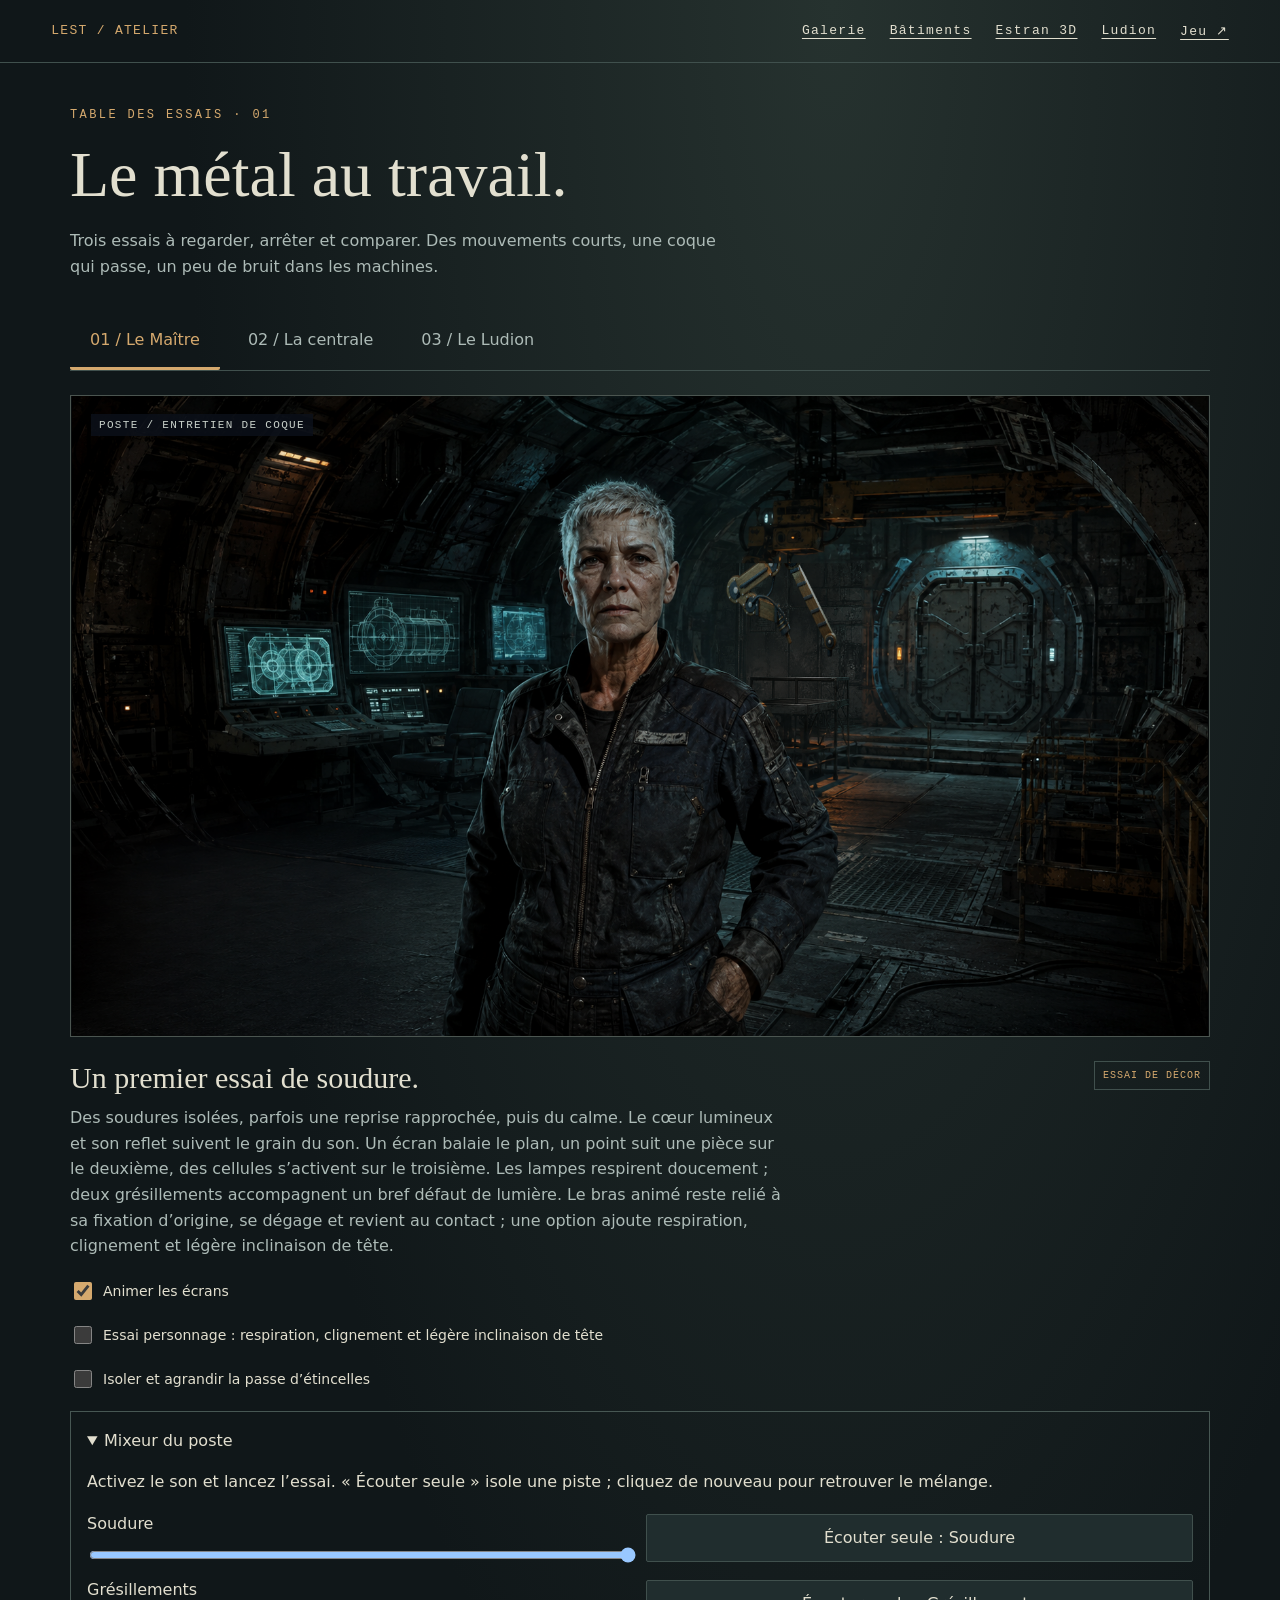
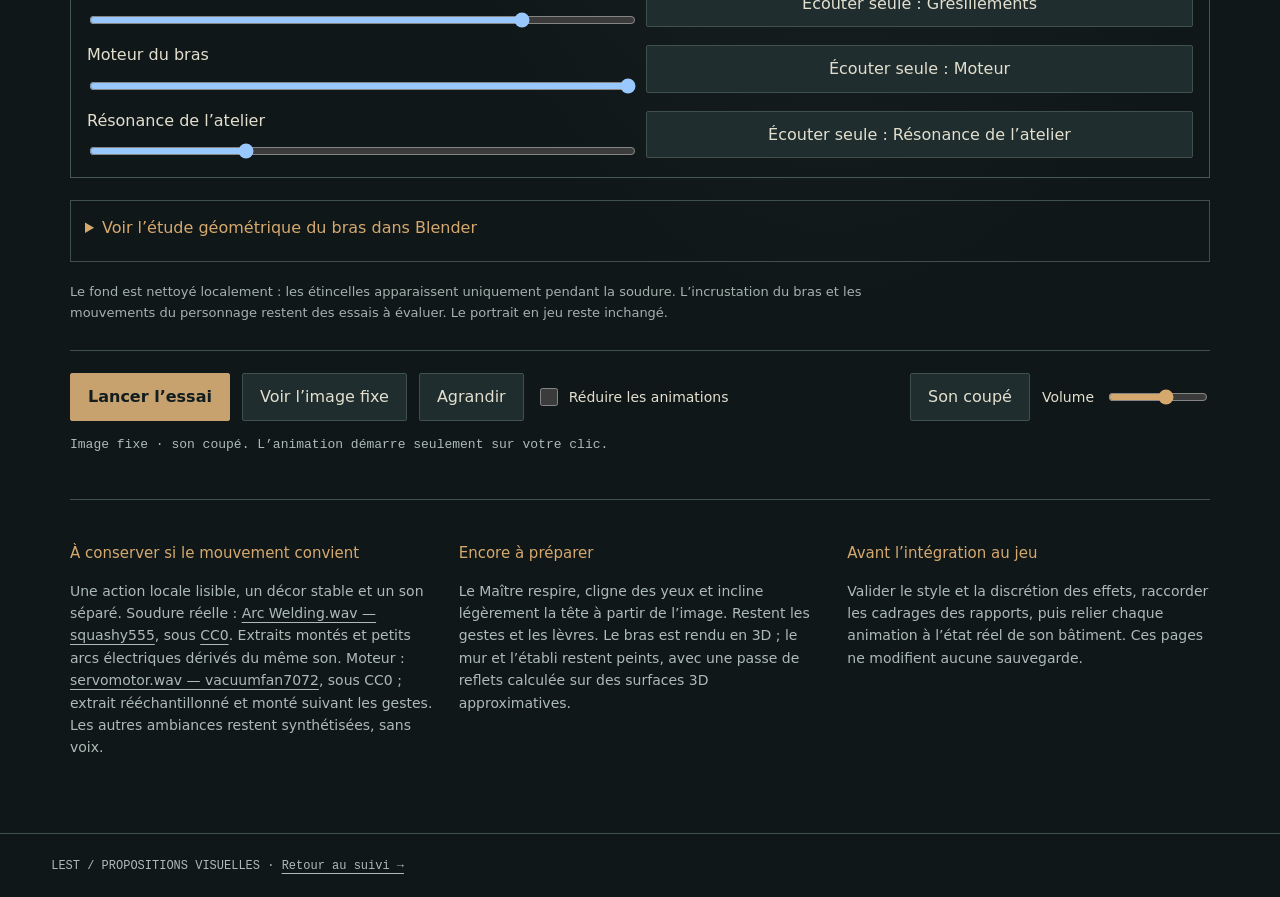
<file: animations.html>
<!doctype html>
<html lang="fr"><head><meta charset="utf-8"><meta name="viewport" content="width=device-width,initial-scale=1"><title>LEST — essais en mouvement</title><link rel="stylesheet" href="outils/animations/demos.css"></head>
<body><header><a href="atelier.html">LEST / ATELIER</a><nav aria-label="Navigation"><a href="galerie.html">Galerie</a><a href="modeles.html">Bâtiments</a><a href="estran-demo.html">Estran 3D</a><a href="ludion.html">Ludion</a><a href="index.html">Jeu ↗</a></nav></header>
<main><p class="surtitre">TABLE DES ESSAIS · 01</p><h1>Le métal au travail.</h1><p class="introduction">Trois essais à regarder, arrêter et comparer. Des mouvements courts, une coque qui passe, un peu de bruit dans les machines.</p>
<div class="choix" role="tablist" aria-label="Choisir un essai"><button role="tab" aria-selected="true" aria-controls="maitre" id="onglet-maitre" data-scene="maitre">01 / Le Maître</button><button role="tab" aria-selected="false" aria-controls="centrale" id="onglet-centrale" data-scene="centrale" tabindex="-1">02 / La centrale</button><button role="tab" aria-selected="false" aria-controls="entree" id="onglet-entree" data-scene="entree" tabindex="-1">03 / Le Ludion</button></div>
<section id="maitre" class="essai" role="tabpanel" aria-labelledby="onglet-maitre"><div class="cadre" id="cadre-maitre"><img id="fond-maitre" src="assets/conseiller-maitre.png" alt="Le Maître devant son établi, bras de soudure derrière son épaule"><canvas id="raccord" width="1672" height="941" aria-hidden="true"></canvas><canvas id="personnage" width="1672" height="941" aria-hidden="true"></canvas><canvas id="soudure" width="1672" height="941" aria-hidden="true"></canvas><span class="etiquette">POSTE / ENTRETIEN DE COQUE</span><button class="pause-cadre" hidden>Pause</button></div><div class="legende"><div><h2>Un premier essai de soudure.</h2><p>Des soudures isolées, parfois une reprise rapprochée, puis du calme. Le cœur lumineux et son reflet suivent le grain du son. Un écran balaie le plan, un point suit une pièce sur le deuxième, des cellules s’activent sur le troisième. Les lampes respirent doucement ; deux grésillements accompagnent un bref défaut de lumière. Le bras animé reste relié à sa fixation d’origine, se dégage et revient au contact ; une option ajoute respiration, clignement et légère inclinaison de tête.</p></div><span class="badge">ESSAI DE DÉCOR</span></div><label class="option"><input id="ecrans-actifs" type="checkbox" checked> Animer les écrans</label><label class="option"><input id="personnage-actif" type="checkbox"> Essai personnage : respiration, clignement et légère inclinaison de tête</label><label class="option"><input id="passe-seule" type="checkbox"> Isoler et agrandir la passe d’étincelles</label><details id="mixeur-maitre" open><summary>Mixeur du poste</summary><p>Activez le son et lancez l’essai. « Écouter seule » isole une piste ; cliquez de nouveau pour retrouver le mélange.</p><div class="mixeur"><label>Soudure<input id="mix-soudure" type="range" min="0" max="100" value="100" aria-label="Volume Soudure"></label><button data-solo="soudure" aria-pressed="false">Écouter seule : Soudure</button><label>Grésillements<input id="mix-lampes" type="range" min="0" max="100" value="80" aria-label="Volume Grésillements"></label><button data-solo="lampes" aria-pressed="false">Écouter seule : Grésillements</button><label>Moteur du bras<input id="mix-moteur" type="range" min="0" max="100" value="100" aria-label="Volume Moteur du bras"></label><button data-solo="moteur" aria-pressed="false">Écouter seule : Moteur</button><label>Résonance de l’atelier<input id="mix-resonance" type="range" min="0" max="100" value="28" aria-label="Volume Résonance de l’atelier"></label><button data-solo="resonance" aria-pressed="false">Écouter seule : Résonance de l’atelier</button></div></details><details id="bras-etude"><summary>Voir l’étude géométrique du bras dans Blender</summary><div class="bras-apercu"><video id="bras-video" controls muted playsinline loop preload="none" poster="assets/demos/nuit-v01/bras-maitre-repos.png?v=11" data-src="assets/demos/nuit-v01/bras-maitre.mp4?v=11" aria-label="Bras de soudure articulé, proposition Blender"></video><div><h3>Se dégager. Revenir. Souder.</h3><button id="son-bras" aria-pressed="false">Activer le son du bras</button><figure class="reference-bras"><div role="img" aria-label="Détail du bras dans le portrait original"></div><figcaption>Référence dans le portrait</figcaption></figure><p>Retrait rapide, retour franc, approche lente puis torche stable sur la pièce pendant la soudure. Vingt secondes, avec des soudures isolées et une paire rapprochée. Le moteur suit les déplacements ; le crépitement accompagne le contact. Les parties cachées sont interprétées. L’étude ci-contre montre les articulations. La scène ci-dessus utilise désormais des matériaux patinés et un éclairage retravaillé.</p><a href="assets/demos/nuit-v01/bras-maitre.glb?v=11" download>Télécharger l’étude géométrique animée (GLB)</a></div></div></details><p class="limite" id="etat-maitre">Le fond est nettoyé localement : les étincelles apparaissent uniquement pendant la soudure. L’incrustation du bras et les mouvements du personnage restent des essais à évaluer. Le portrait en jeu reste inchangé.</p></section>
<section id="centrale" class="essai" role="tabpanel" aria-labelledby="onglet-centrale" hidden><div class="cadre batiment"><img src="assets/demos/nuit-v01/centrale-repos.png" alt="Centrale en acier et bronze, rotor visible dans son carter"><video id="video-centrale" playsinline muted loop preload="none" data-src="assets/demos/nuit-v01/centrale.mp4" aria-label="Boucle de ventilation de la centrale"></video><span class="etiquette">CENTRALE / VENTILATION</span><button class="pause-cadre" hidden>Pause</button></div><div class="legende"><div><h2>Le carter tient. Les pales tournent.</h2><p>Le modèle existant prend son premier mouvement : une ventilation lente, visible au-dessus de la cuve.</p></div><span class="badge">BOUCLE 3D</span></div><p class="limite">L’arrêt est une comparaison visuelle. Cet essai ne commande ni la production ni les stocks du jeu.</p></section>
<section id="entree" class="essai" role="tabpanel" aria-labelledby="onglet-entree" hidden><div class="cadre"><img src="assets/demos/nuit-v01/entree-repos.png" alt="Estran sous la lumière orange d’Amer"><video id="video-entree" playsinline muted preload="none" data-src="assets/demos/nuit-v01/entree.mp4" aria-label="Essai d’entrée du Ludion, quinze secondes"></video><div id="texte-entree" aria-hidden="true"></div><span class="etiquette">AMER / PREMIÈRE APPROCHE</span><button class="pause-cadre" hidden>Pause</button></div><div class="legende"><div><h2>Du corps lointain aux reprises de coque.</h2><p>Estran, le passage du Ludion, puis une consigne écrite sur le métal. Trois plans, quinze secondes.</p></div><span class="badge">MONTAGE 3D</span></div><label class="option"><input type="checkbox" id="avec-texte"> Afficher des lignes du prologue au centre</label><p class="limite">Texture d’Estran partagée avec l’atlas. Nouveau modèle du Ludion ; matières et mouvement encore à valider. L’ancienne cinématique est conservée dans la galerie.</p></section>
<div class="commandes"><button id="lecture" class="primaire">Lancer l’essai</button><button id="fixe">Voir l’image fixe</button><button id="plein-ecran">Agrandir</button><label><input type="checkbox" id="reduire"> Réduire les animations</label><div class="son"><button id="son" aria-pressed="false">Son coupé</button><label for="volume">Volume</label><input id="volume" type="range" min="0" max="100" value="60"></div></div><p id="statut" role="status">Image fixe · son coupé. L’animation démarre seulement sur votre clic.</p>
<div class="bilan"><article><h3>À conserver si le mouvement convient</h3><p>Une action locale lisible, un décor stable et un son séparé. Soudure réelle : <a href="https://freesound.org/people/squashy555/sounds/256915/">Arc Welding.wav — squashy555</a>, sous <a href="https://creativecommons.org/publicdomain/zero/1.0/">CC0</a>. Extraits montés et petits arcs électriques dérivés du même son. Moteur : <a href="https://freesound.org/people/vacuumfan7072/sounds/264592/">servomotor.wav — vacuumfan7072</a>, sous CC0 ; extrait rééchantillonné et monté suivant les gestes. Les autres ambiances restent synthétisées, sans voix.</p></article><article><h3>Encore à préparer</h3><p>Le Maître respire, cligne des yeux et incline légèrement la tête à partir de l’image. Restent les gestes et les lèvres. Le bras est rendu en 3D ; le mur et l’établi restent peints, avec une passe de reflets calculée sur des surfaces 3D approximatives.</p></article><article><h3>Avant l’intégration au jeu</h3><p>Valider le style et la discrétion des effets, raccorder les cadrages des rapports, puis relier chaque animation à l’état réel de son bâtiment. Ces pages ne modifient aucune sauvegarde.</p></article></div>
</main><footer>LEST / PROPOSITIONS VISUELLES · <a href="atelier.html">Retour au suivi →</a></footer><script src="outils/animations/rythme-maitre.js?v=11"></script><script src="outils/animations/poste-maitre.js?v=11"></script><script src="outils/animations/sons-maitre.js?v=11"></script><script src="outils/animations/mixeur.js?v=11"></script><script src="outils/animations/personnage-maitre.js?v=11"></script><script src="outils/animations/bras-incruste.js?v=11"></script><script src="outils/animations/raccord-maitre.js?v=11"></script><script src="outils/animations/demos.js?v=11"></script></body></html>
</file>
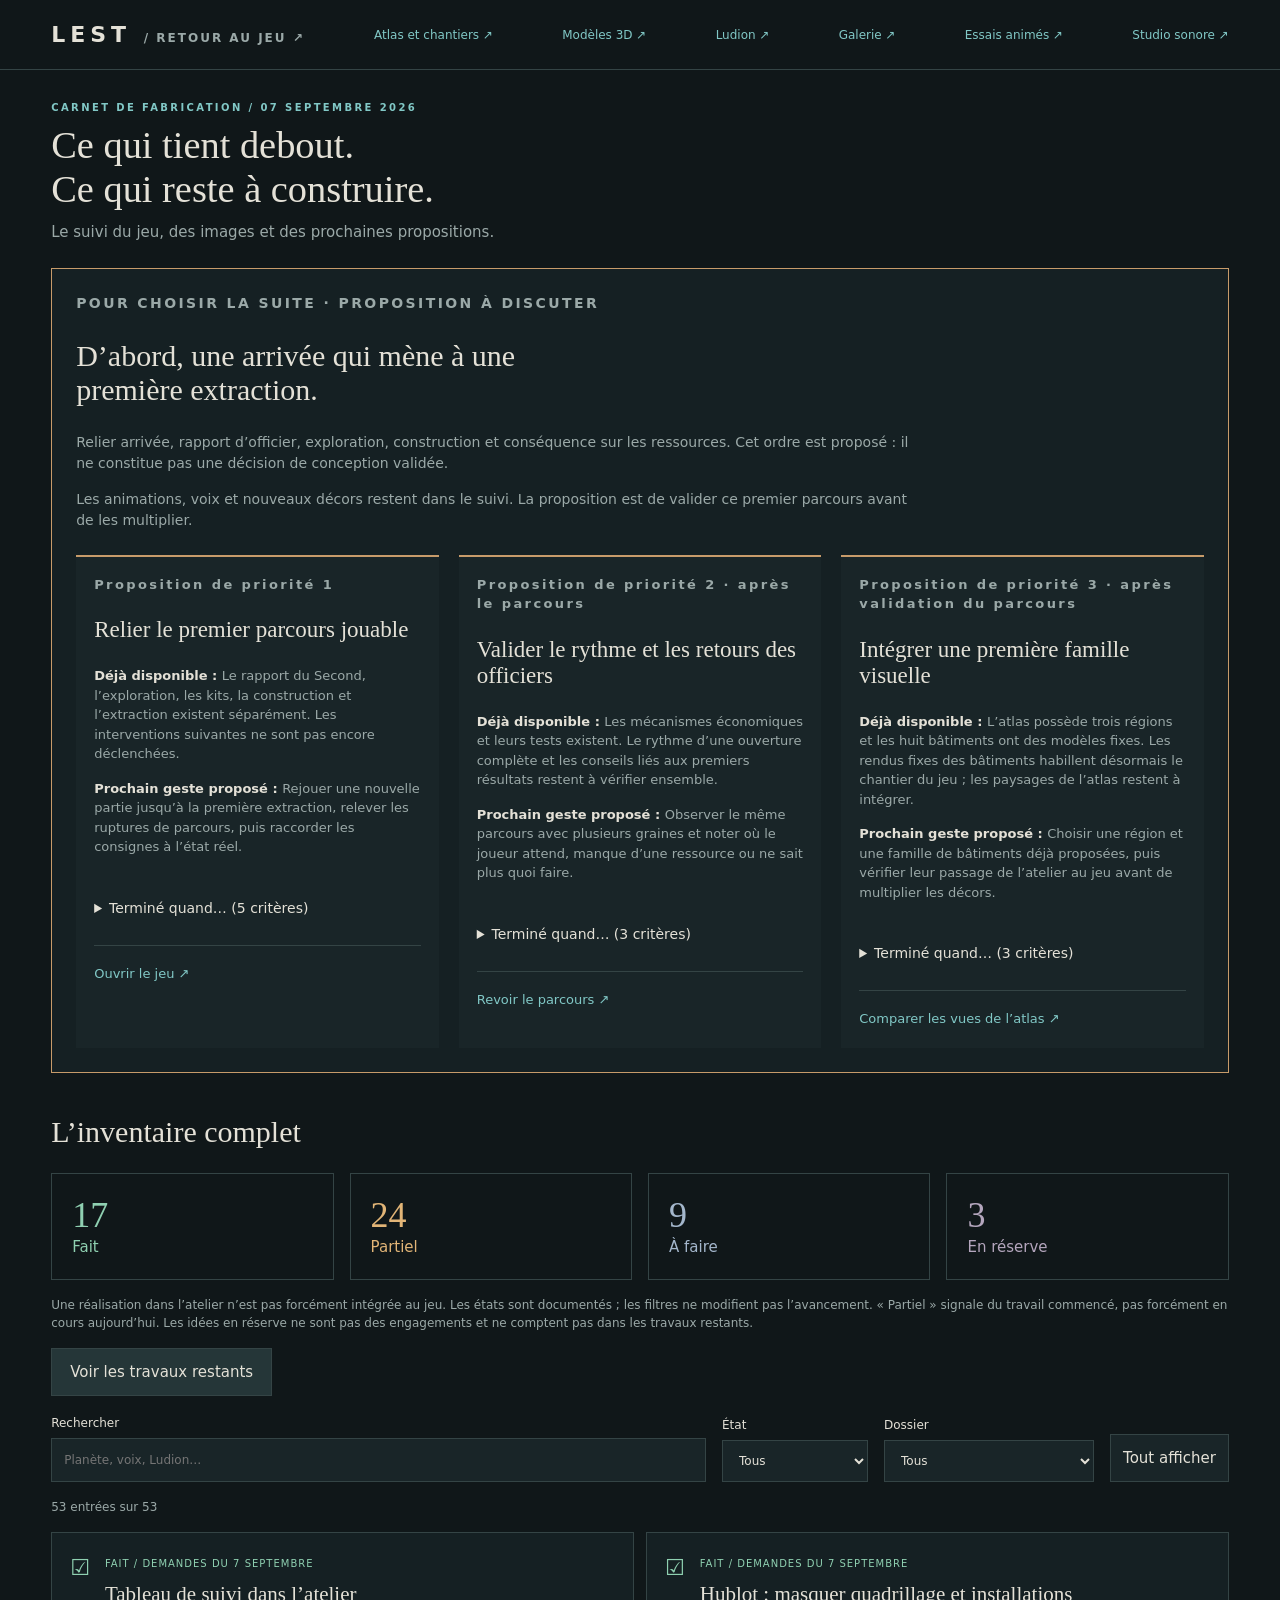
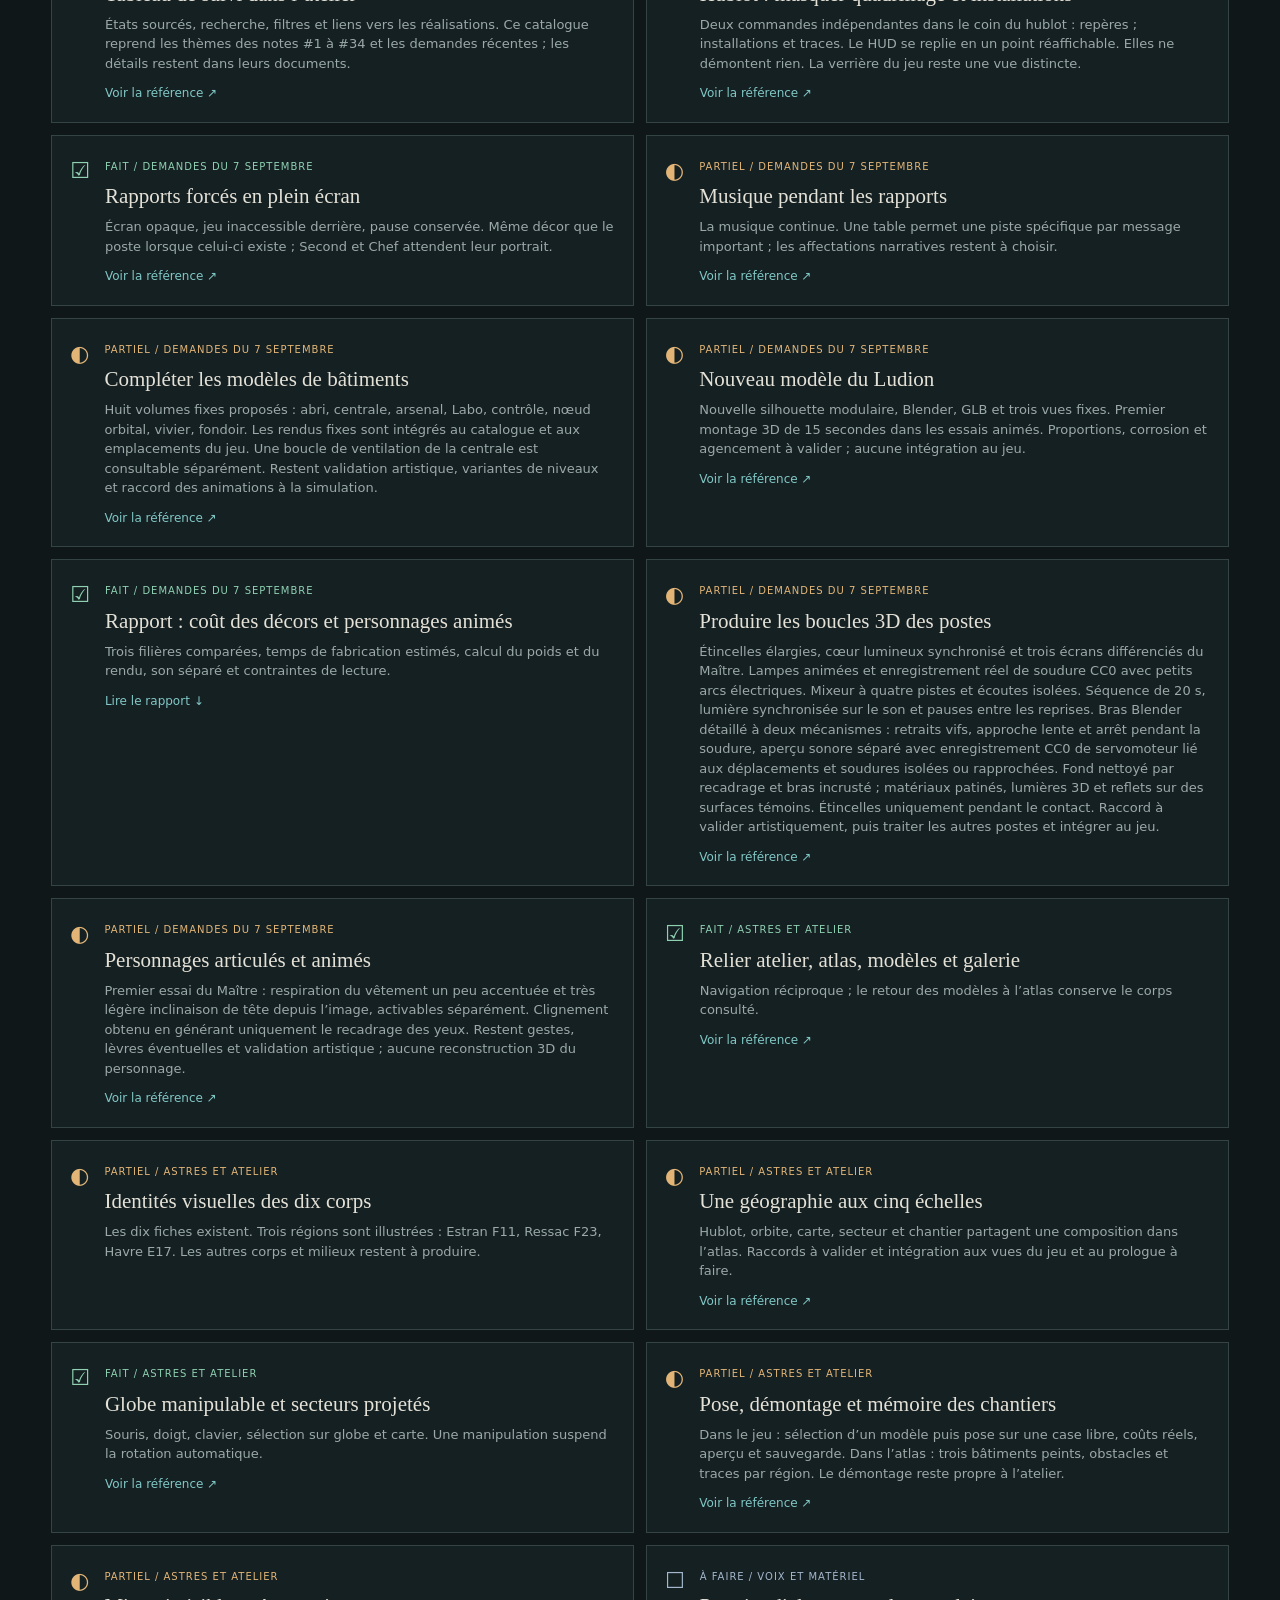
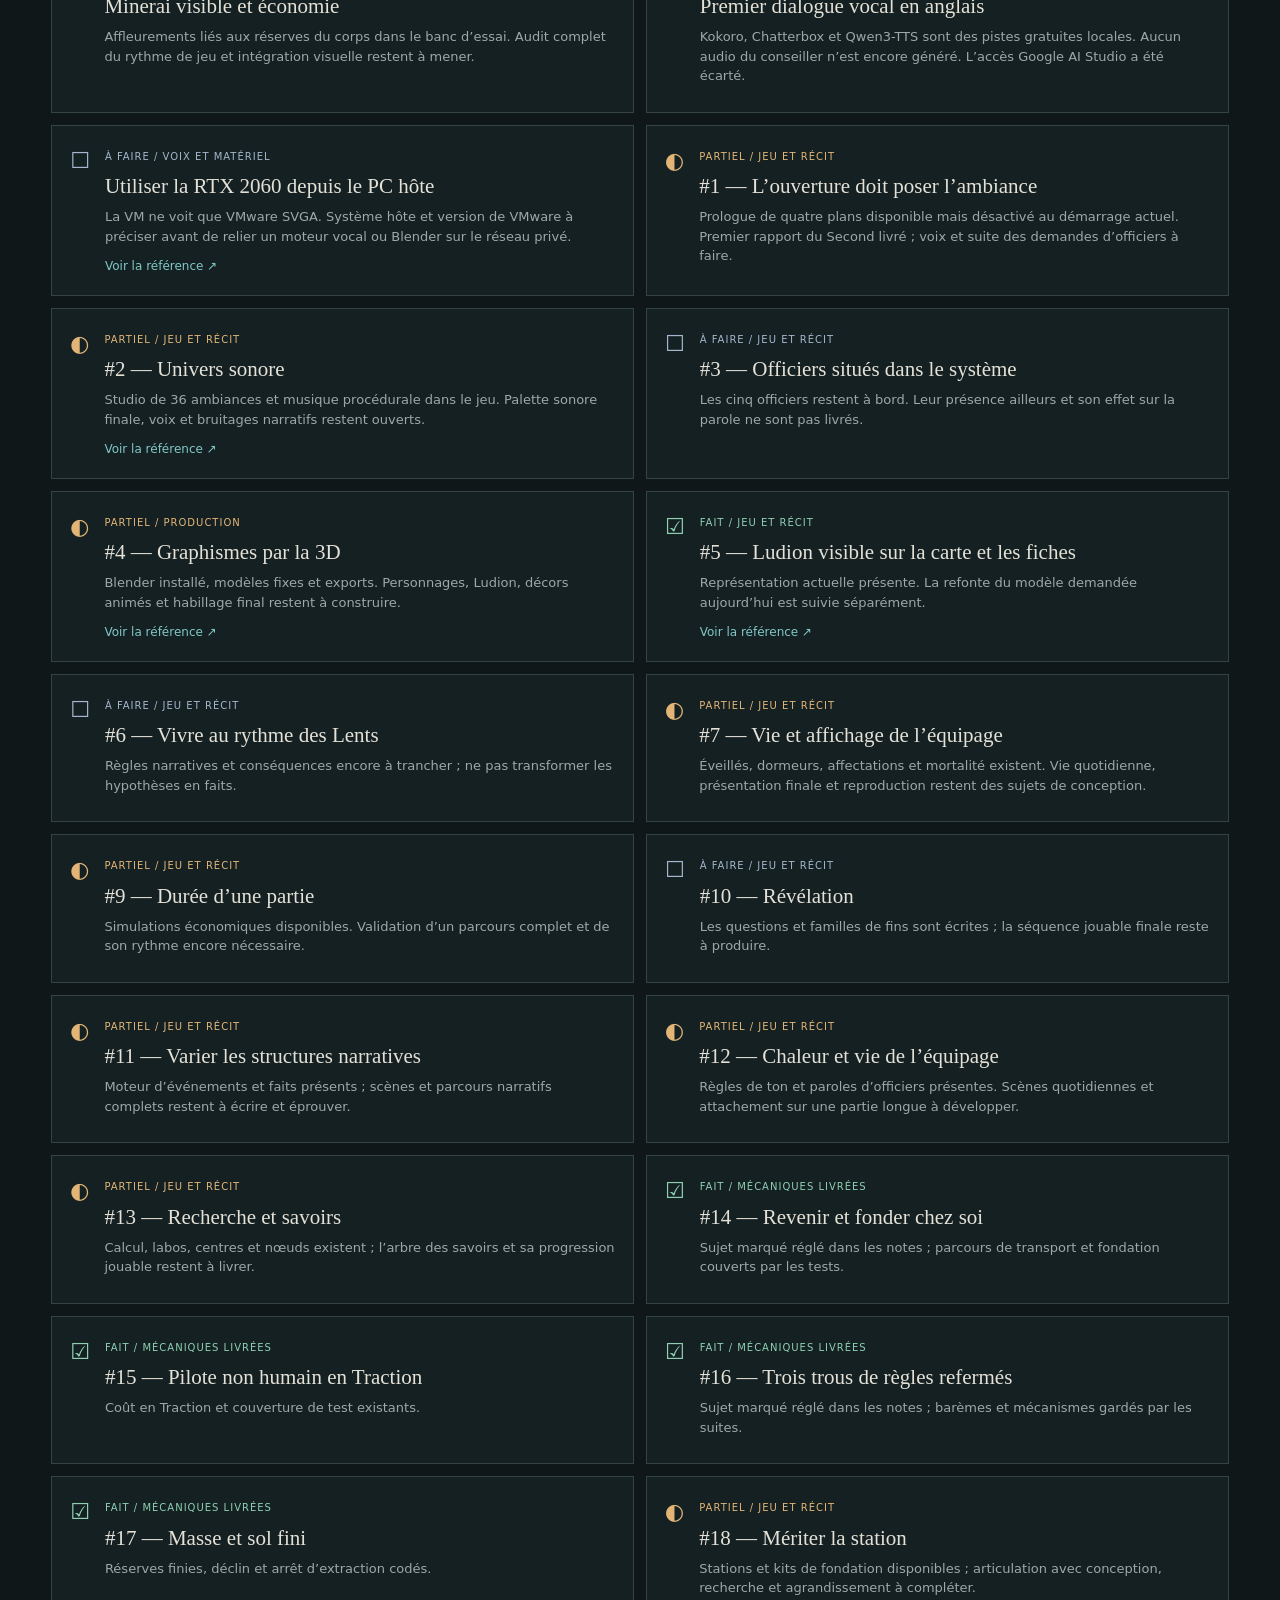
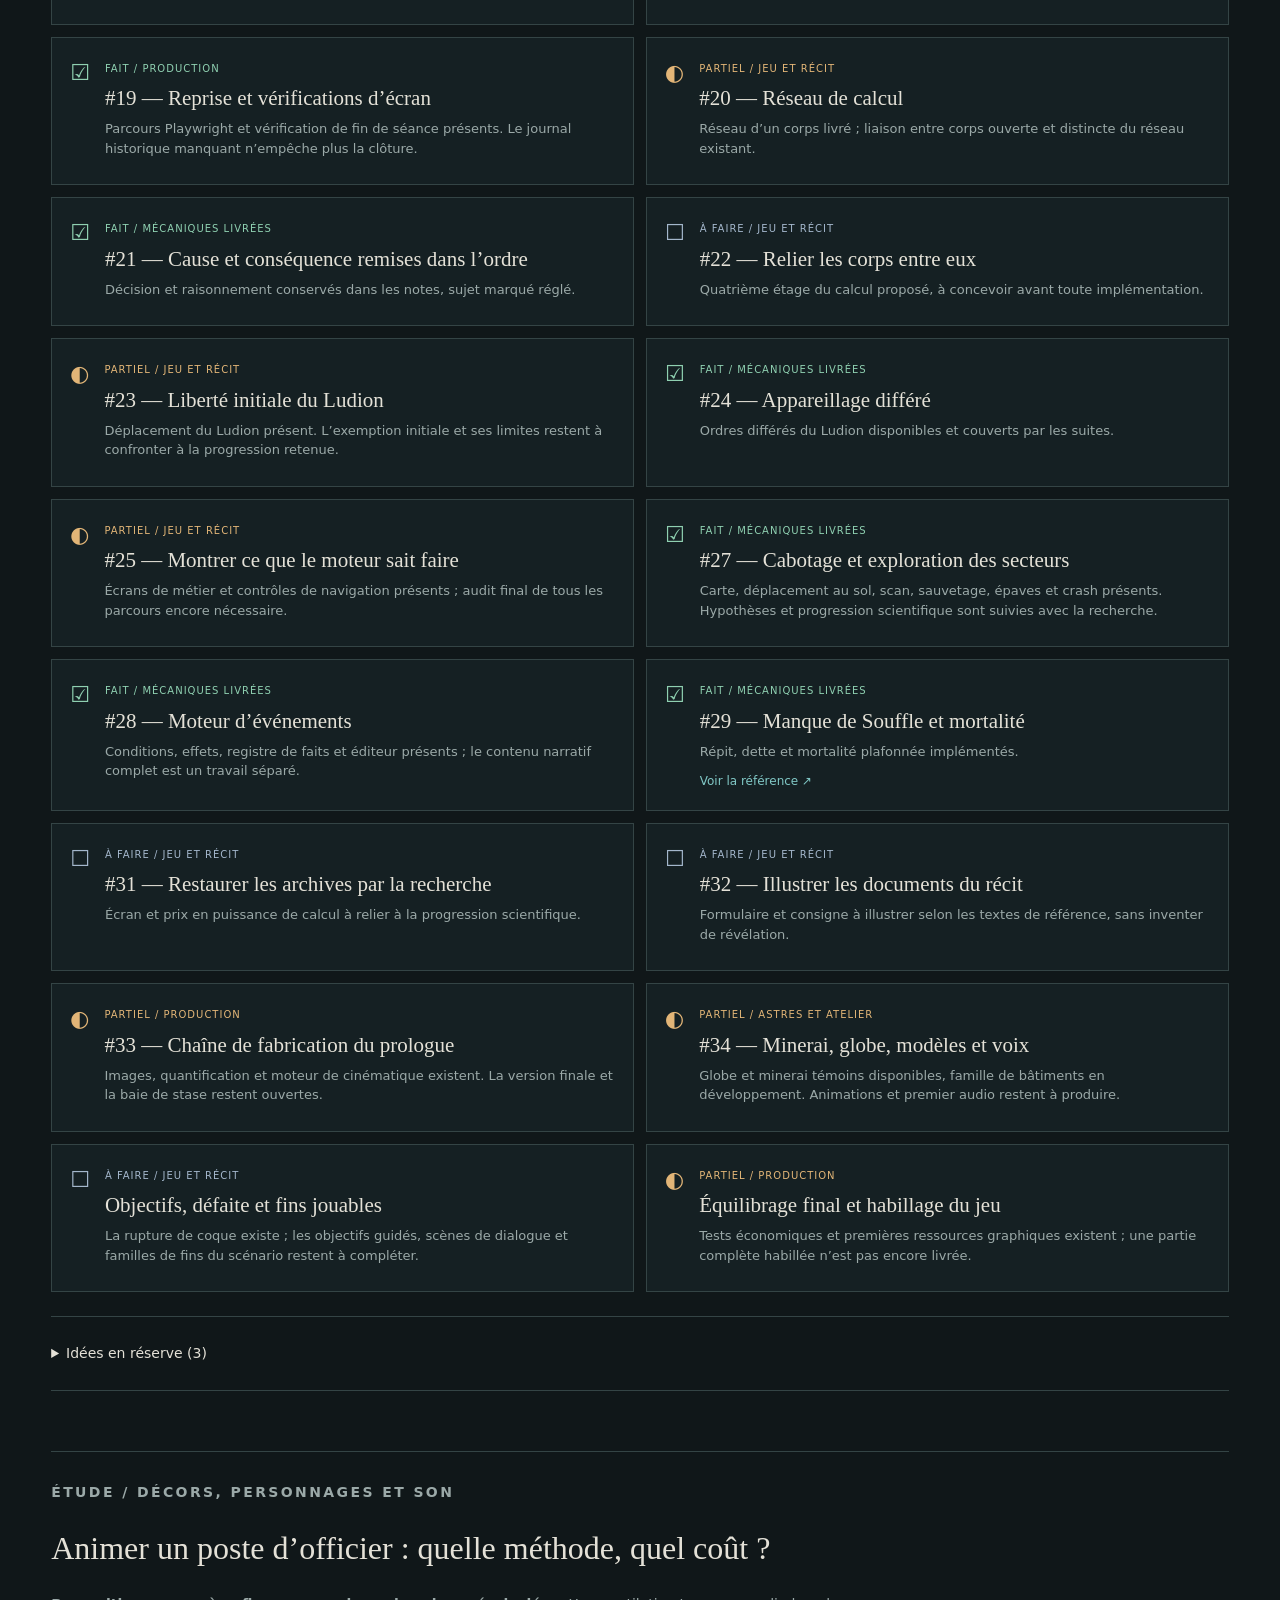
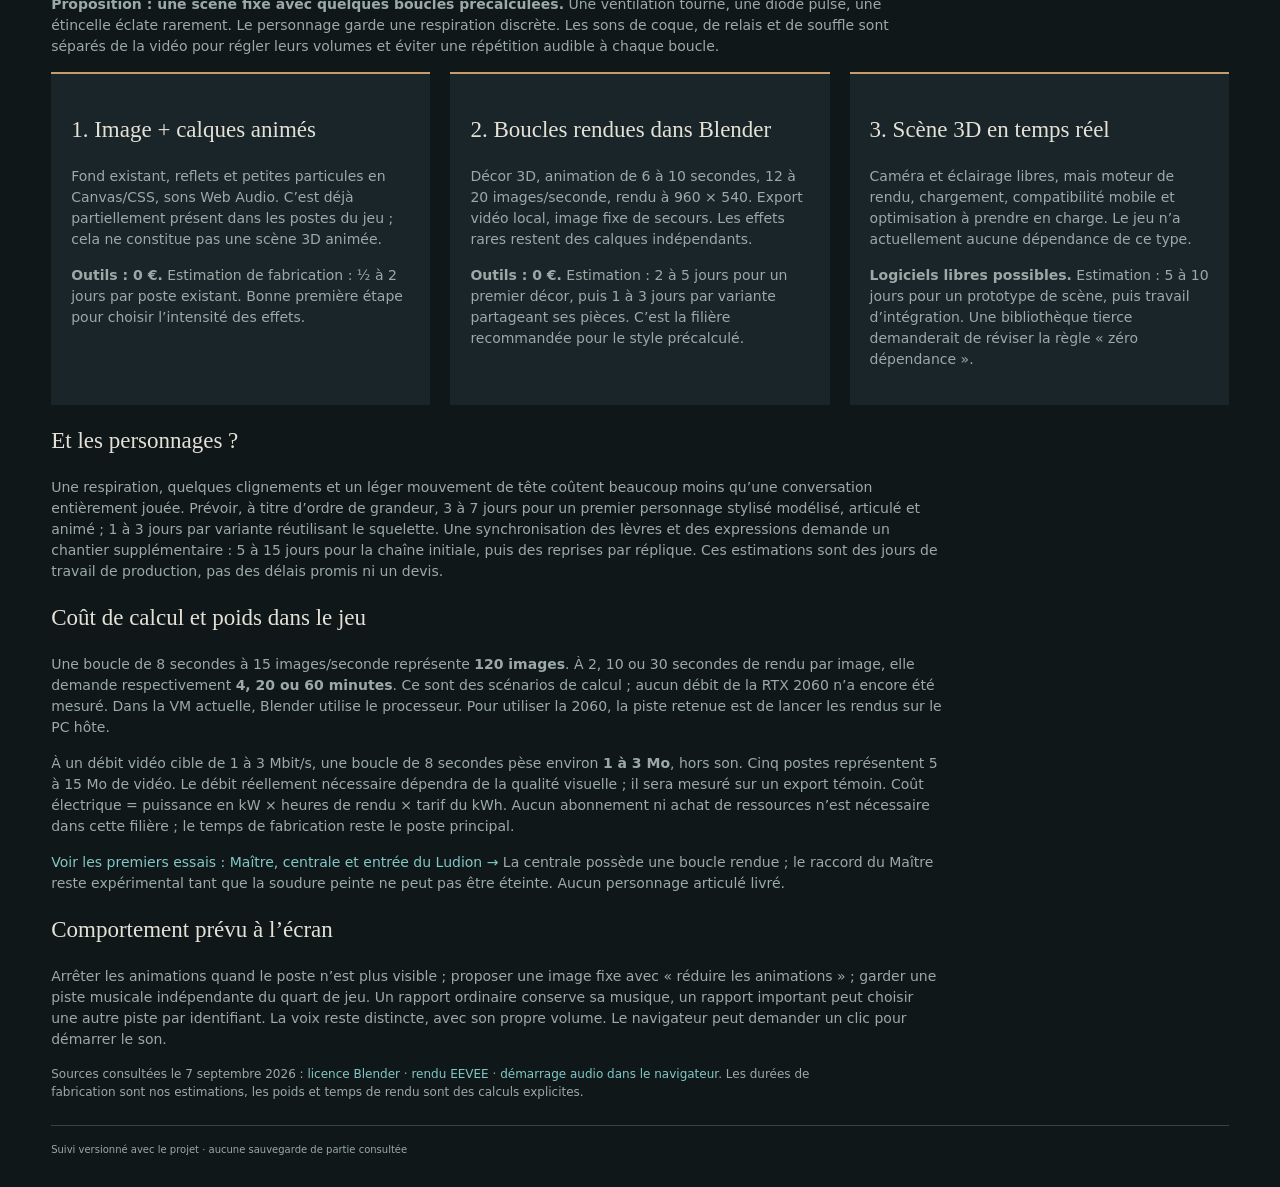
<file: atelier.html>
<!doctype html>
<html lang="fr"><head><meta charset="utf-8"><meta name="viewport" content="width=device-width,initial-scale=1">
<title>LEST — Atelier et suivi</title><link rel="stylesheet" href="outils/atlas/atlas.css"><link rel="stylesheet" href="outils/suivi/suivi.css"></head>
<body><header><a id="retour-jeu" class="marque" href="index.html" title="Retour au jeu — accès temporaire de consultation">LEST <span>/ RETOUR AU JEU ↗</span></a><a href="atlas.html">Atlas et chantiers ↗</a><a href="modeles.html">Modèles 3D ↗</a><a href="ludion.html">Ludion ↗</a><a href="galerie.html">Galerie ↗</a><a href="animations.html">Essais animés ↗</a><a href="studio-son.html">Studio sonore ↗</a></header>
<main><div class="introduction"><div><p class="surtitre">CARNET DE FABRICATION / 07 SEPTEMBRE 2026</p><h1>Ce qui tient debout.<br>Ce qui reste à construire.</h1><p>Le suivi du jeu, des images et des prochaines propositions.</p></div></div>
<section id="prochaines-etapes" aria-labelledby="titre-priorite" class="priorites">
<p class="surtitre">POUR CHOISIR LA SUITE · PROPOSITION À DISCUTER</p><h2 id="titre-priorite">D’abord, une arrivée qui mène à une première extraction.</h2>
<p>Relier arrivée, rapport d’officier, exploration, construction et conséquence sur les ressources. Cet ordre est proposé : il ne constitue pas une décision de conception validée.</p>
<p>Les animations, voix et nouveaux décors restent dans le suivi. La proposition est de valider ce premier parcours avant de les multiplier.</p>
<div id="priorites-liste"></div>
</section>
<section id="inventaire" aria-labelledby="titre-inventaire"><h2 id="titre-inventaire">L’inventaire complet</h2>
<div id="bilan" aria-label="Bilan des états"></div>
<p class="precision">Une réalisation dans l’atelier n’est pas forcément intégrée au jeu. Les états sont documentés ; les filtres ne modifient pas l’avancement. « Partiel » signale du travail commencé, pas forcément en cours aujourd’hui. Les idées en réserve ne sont pas des engagements et ne comptent pas dans les travaux restants.</p>
<button id="voir-restant" class="raccourci">Voir les travaux restants</button><div class="filtres"><label>Rechercher<input id="recherche" type="search" placeholder="Planète, voix, Ludion…"></label><label>État<select id="etat"><option value="">Tous</option><option value="restant">Travaux restants</option><option value="reserve">En réserve</option><option value="fait">Fait</option><option value="partiel">Partiel</option><option value="a-faire">À faire</option></select></label><label>Dossier<select id="dossier"><option value="">Tous</option></select></label><button id="reinitialiser">Tout afficher</button></div>
<p id="resultats" role="status"></p><div id="liste-suivi"></div><details id="reserve"><summary>Idées en réserve <span id="nombre-reserve"></span></summary><p>Références et pistes mises de côté. Une décision explicite est nécessaire pour en faire un travail engagé.</p><div id="liste-reserve"></div></details></section>
<section id="rapport-animations" class="rapport"><p class="surtitre">ÉTUDE / DÉCORS, PERSONNAGES ET SON</p><h2>Animer un poste d’officier : quelle méthode, quel coût ?</h2>
<p><strong>Proposition : une scène fixe avec quelques boucles précalculées.</strong> Une ventilation tourne, une diode pulse, une étincelle éclate rarement. Le personnage garde une respiration discrète. Les sons de coque, de relais et de souffle sont séparés de la vidéo pour régler leurs volumes et éviter une répétition audible à chaque boucle.</p>
<div class="comparatif">
<article><h3>1. Image + calques animés</h3><p>Fond existant, reflets et petites particules en Canvas/CSS, sons Web Audio. C’est déjà partiellement présent dans les postes du jeu ; cela ne constitue pas une scène 3D animée.</p><p><b>Outils : 0 €.</b> Estimation de fabrication : ½ à 2 jours par poste existant. Bonne première étape pour choisir l’intensité des effets.</p></article>
<article><h3>2. Boucles rendues dans Blender</h3><p>Décor 3D, animation de 6 à 10 secondes, 12 à 20 images/seconde, rendu à 960 × 540. Export vidéo local, image fixe de secours. Les effets rares restent des calques indépendants.</p><p><b>Outils : 0 €.</b> Estimation : 2 à 5 jours pour un premier décor, puis 1 à 3 jours par variante partageant ses pièces. C’est la filière recommandée pour le style précalculé.</p></article>
<article><h3>3. Scène 3D en temps réel</h3><p>Caméra et éclairage libres, mais moteur de rendu, chargement, compatibilité mobile et optimisation à prendre en charge. Le jeu n’a actuellement aucune dépendance de ce type.</p><p><b>Logiciels libres possibles.</b> Estimation : 5 à 10 jours pour un prototype de scène, puis travail d’intégration. Une bibliothèque tierce demanderait de réviser la règle « zéro dépendance ».</p></article>
</div>
<h3>Et les personnages ?</h3><p>Une respiration, quelques clignements et un léger mouvement de tête coûtent beaucoup moins qu’une conversation entièrement jouée. Prévoir, à titre d’ordre de grandeur, 3 à 7 jours pour un premier personnage stylisé modélisé, articulé et animé ; 1 à 3 jours par variante réutilisant le squelette. Une synchronisation des lèvres et des expressions demande un chantier supplémentaire : 5 à 15 jours pour la chaîne initiale, puis des reprises par réplique. Ces estimations sont des jours de travail de production, pas des délais promis ni un devis.</p>
<h3>Coût de calcul et poids dans le jeu</h3><p>Une boucle de 8 secondes à 15 images/seconde représente <b>120 images</b>. À 2, 10 ou 30 secondes de rendu par image, elle demande respectivement <b>4, 20 ou 60 minutes</b>. Ce sont des scénarios de calcul ; aucun débit de la RTX 2060 n’a encore été mesuré. Dans la VM actuelle, Blender utilise le processeur. Pour utiliser la 2060, la piste retenue est de lancer les rendus sur le PC hôte.</p><p>À un débit vidéo cible de 1 à 3 Mbit/s, une boucle de 8 secondes pèse environ <b>1 à 3 Mo</b>, hors son. Cinq postes représentent 5 à 15 Mo de vidéo. Le débit réellement nécessaire dépendra de la qualité visuelle ; il sera mesuré sur un export témoin. Coût électrique = puissance en kW × heures de rendu × tarif du kWh. Aucun abonnement ni achat de ressources n’est nécessaire dans cette filière ; le temps de fabrication reste le poste principal.</p>
<p><a href="animations.html">Voir les premiers essais : Maître, centrale et entrée du Ludion →</a> La centrale possède une boucle rendue ; le raccord du Maître reste expérimental tant que la soudure peinte ne peut pas être éteinte. Aucun personnage articulé livré.</p><h3>Comportement prévu à l’écran</h3><p>Arrêter les animations quand le poste n’est plus visible ; proposer une image fixe avec « réduire les animations » ; garder une piste musicale indépendante du quart de jeu. Un rapport ordinaire conserve sa musique, un rapport important peut choisir une autre piste par identifiant. La voix reste distincte, avec son propre volume. Le navigateur peut demander un clic pour démarrer le son.</p>
<p class="sources">Sources consultées le 7 septembre 2026 : <a href="https://www.blender.org/about/license/">licence Blender</a> · <a href="https://docs.blender.org/manual/en/latest/render/eevee/index.html">rendu EEVEE</a> · <a href="https://developer.mozilla.org/en-US/docs/Web/Media/Guides/Autoplay">démarrage audio dans le navigateur</a>. Les durées de fabrication sont nos estimations, les poids et temps de rendu sont des calculs explicites.</p>
</section><footer><span>Suivi versionné avec le projet · aucune sauvegarde de partie consultée</span></footer></main>
<script src="data/suivi.js"></script><script src="outils/suivi/suivi.js"></script></body></html>
</file>
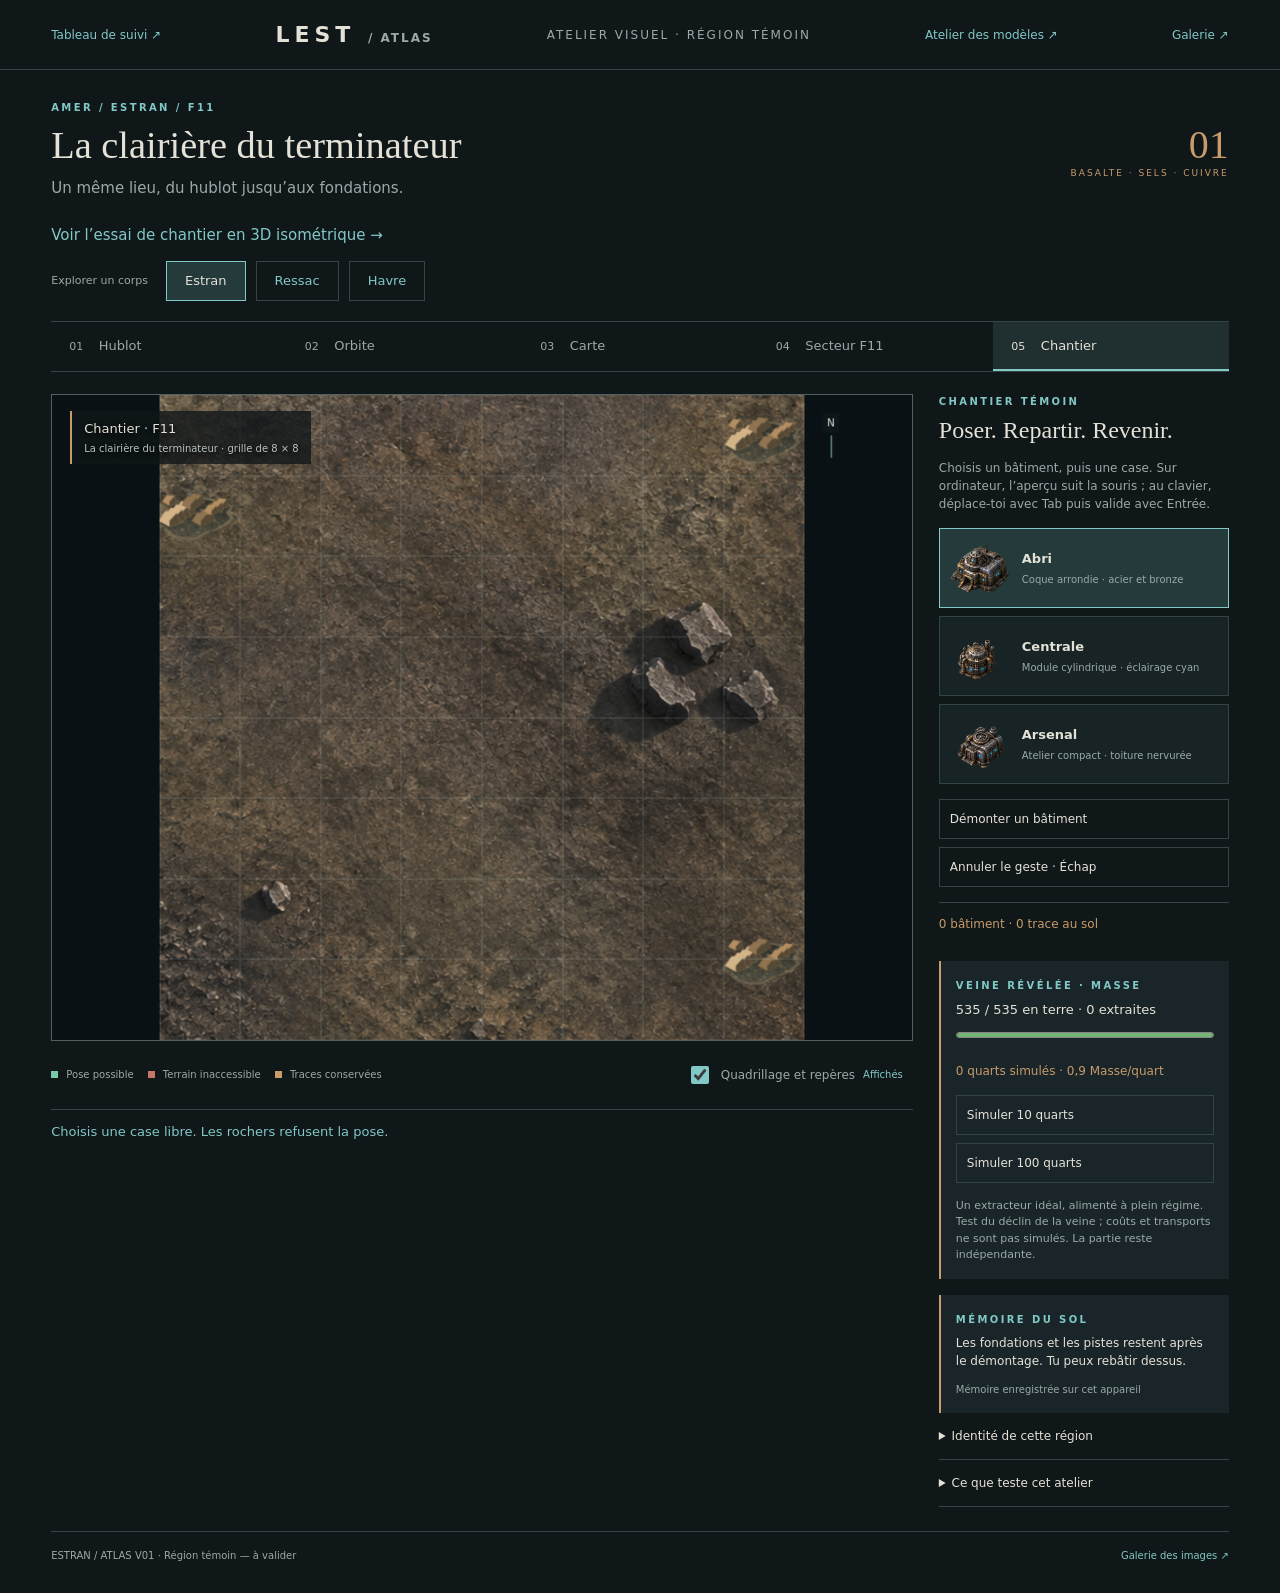
<file: atlas.html>
<!doctype html>
<html lang="fr">
<head>
  <meta charset="utf-8">
  <meta name="viewport" content="width=device-width, initial-scale=1">
  <title>LEST — Atlas d’Estran</title>
  <link rel="stylesheet" href="outils/atlas/atlas.css">
</head>
<body>
  <header><a href="atelier.html">Tableau de suivi ↗</a><a href="index.html" class="marque">LEST <span>/ ATLAS</span></a>
    <span class="statut">ATELIER VISUEL · RÉGION TÉMOIN</span>
    <a id="lien-modeles" href="modeles.html">Atelier des modèles ↗</a>
    <a href="galerie.html">Galerie ↗</a></header>
  <main>
    <div class="introduction"><div><p class="surtitre">AMER / ESTRAN / F11</p>
      <h1>La clairière du terminateur</h1>
      <p>Un même lieu, du hublot jusqu’aux fondations.</p></div>
      <div class="edition">01<span>BASALTE · SELS · CUIVRE</span></div></div>
    <p><a href="estran-demo.html">Voir l’essai de chantier en 3D isométrique →</a></p>
    <div id="corps-atlas" role="navigation" aria-label="Corps de l’atlas"><span>Explorer un corps</span></div>
    <nav aria-label="Échelle de la vue">
      <button data-vue="hublot">01 <span>Hublot</span></button>
      <button data-vue="orbite">02 <span>Orbite</span></button>
      <button data-vue="carte">03 <span>Carte</span></button>
      <button data-vue="secteur">04 <span>Secteur F11</span></button>
      <button data-vue="chantier" aria-pressed="true">05 <span>Chantier</span></button>
    </nav>
    <div class="atelier">
      <section class="vue" aria-label="Vue de la région">
        <div class="scene" id="scene">
          <canvas id="terrain" width="960" height="720" tabindex="0" role="img" aria-label="Chargement du terrain"></canvas>
          <div id="cases" role="group" aria-label="Emplacements du chantier"></div>
          <div class="cartouche"><span id="titre-vue">Chantier · F11</span><small id="sous-vue">Chargement…</small></div>
        </div>
        <div id="navigation-globe" hidden>
          <p>Glisse au doigt ou à la souris pour tourner autour d’Estran. Au clavier : flèches gauche et droite sur le globe. Clique sur une case pour la repérer.</p>
          <div class="actions"><button id="rotation">Suspendre la rotation</button><button id="recentrer">Recentrer sur F11</button></div>
          <p id="secteur-choisi">F11 · clairière témoin</p><button id="descendre">Ouvrir la clairière F11</button>
        </div>
        <div class="legende"><span><i class="vert"></i> Pose possible</span><span><i class="rouge"></i> Terrain inaccessible</span><span><i class="ocre"></i> Traces conservées</span>
          <div id="commandes-reperes" role="group" aria-label="Affichage des repères">
            <button id="hud-basculer" type="button" aria-expanded="true" aria-controls="hud-options" aria-label="Masquer les commandes du hublot" title="Masquer les commandes du hublot">−</button><div id="hud-options">
            <label><input id="reperes" type="checkbox" checked><span>Quadrillage et repères</span><b class="etat-actif">Affichés</b><b class="etat-masque">Masqués</b></label>
            <label id="commande-installations" hidden><input id="installations" type="checkbox" checked><span>Installations et traces</span><b class="etat-actif">Affichées</b><b class="etat-masque">Masquées</b></label>
          </div></div></div>
        <p id="message" role="status" aria-live="polite">Chargement des images…</p>
      </section>
      <aside>
        <p class="surtitre">CHANTIER TÉMOIN</p><h2>Poser. Repartir. Revenir.</h2>
        <p class="aide">Choisis un bâtiment, puis une case. Sur ordinateur, l’aperçu suit la souris ; au clavier, déplace-toi avec Tab puis valide avec Entrée.</p>
        <div id="ouvrages"></div>
        <div class="actions"><button id="demonter">Démonter un bâtiment</button><button id="annuler">Annuler le geste · Échap</button></div>
        <p id="compte" class="compte"></p>
        <div class="memoire gisement"><span class="surtitre">VEINE RÉVÉLÉE · MASSE</span>
          <p id="reserve"></p><meter id="jauge-gisement" min="0" max="1" value="1" aria-label="Part du gisement restant"></meter>
          <p id="debit"></p>
          <div class="actions"><button data-extraire="10">Simuler 10 quarts</button><button data-extraire="100">Simuler 100 quarts</button></div>
          <small>Un extracteur idéal, alimenté à plein régime. Test du déclin de la veine ; coûts et transports ne sont pas simulés. La partie reste indépendante.</small>
        </div>
        <div class="memoire"><span class="surtitre">MÉMOIRE DU SOL</span>
          <p>Les fondations et les pistes restent après le démontage. Tu peux rebâtir dessus.</p>
          <span id="sauvegarde">Mémoire locale de l’atelier</span></div>
        <details><summary>Identité de cette région</summary>
          <p id="identite-region">Estran tourne toujours la même face vers Amer. Cette clairière rocheuse se trouve près de sa bande de crépuscule.</p>
          <p id="reperes-region">Repères : eau de fonte au nord-ouest, trois blocs de basalte à l’est, un rocher isolé au sud.</p>
          <p>Acier patiné, renforts bronze et fenêtres cyan : une même famille de bâtiments.</p></details>
        <details><summary>Ce que teste cet atelier</summary>
          <p id="composition-region">Le globe et le chantier partagent le même secteur.</p>
          <p></p>
          <p>Ce témoin ne consomme aucune ressource et ne modifie pas ta partie. Son emplacement est une référence graphique, pas un site découvert par le scanner.</p>
          <button id="exporter">Exporter la mémoire</button></details>
      </aside>
    </div>
    <footer><span>ESTRAN / ATLAS V01 · Région proposée, géographie à valider</span><a href="galerie.html">Galerie des images ↗</a></footer>
  </main>
  <script src="data/atlas-estran.js"></script>
  <script src="data/corps.js"></script>
  <script src="data/atlas-corps.js"></script>
  <script src="outils/atlas/catalogue.js"></script>
  <script src="data/batiments.js"></script>
  <script src="moteur/lieu.js"></script>
  <script src="moteur/globe-atlas.js"></script>
  <script src="moteur/gisement-temoin.js"></script>
  <script src="moteur/memoire-terrain.js"></script>
  <script src="outils/atlas/gisement.js"></script>
  <script src="outils/atlas/dessin.js"></script>
  <script src="outils/atlas/navigation.js"></script>
  <script src="outils/atlas/atelier.js"></script>
</body></html>
</file>
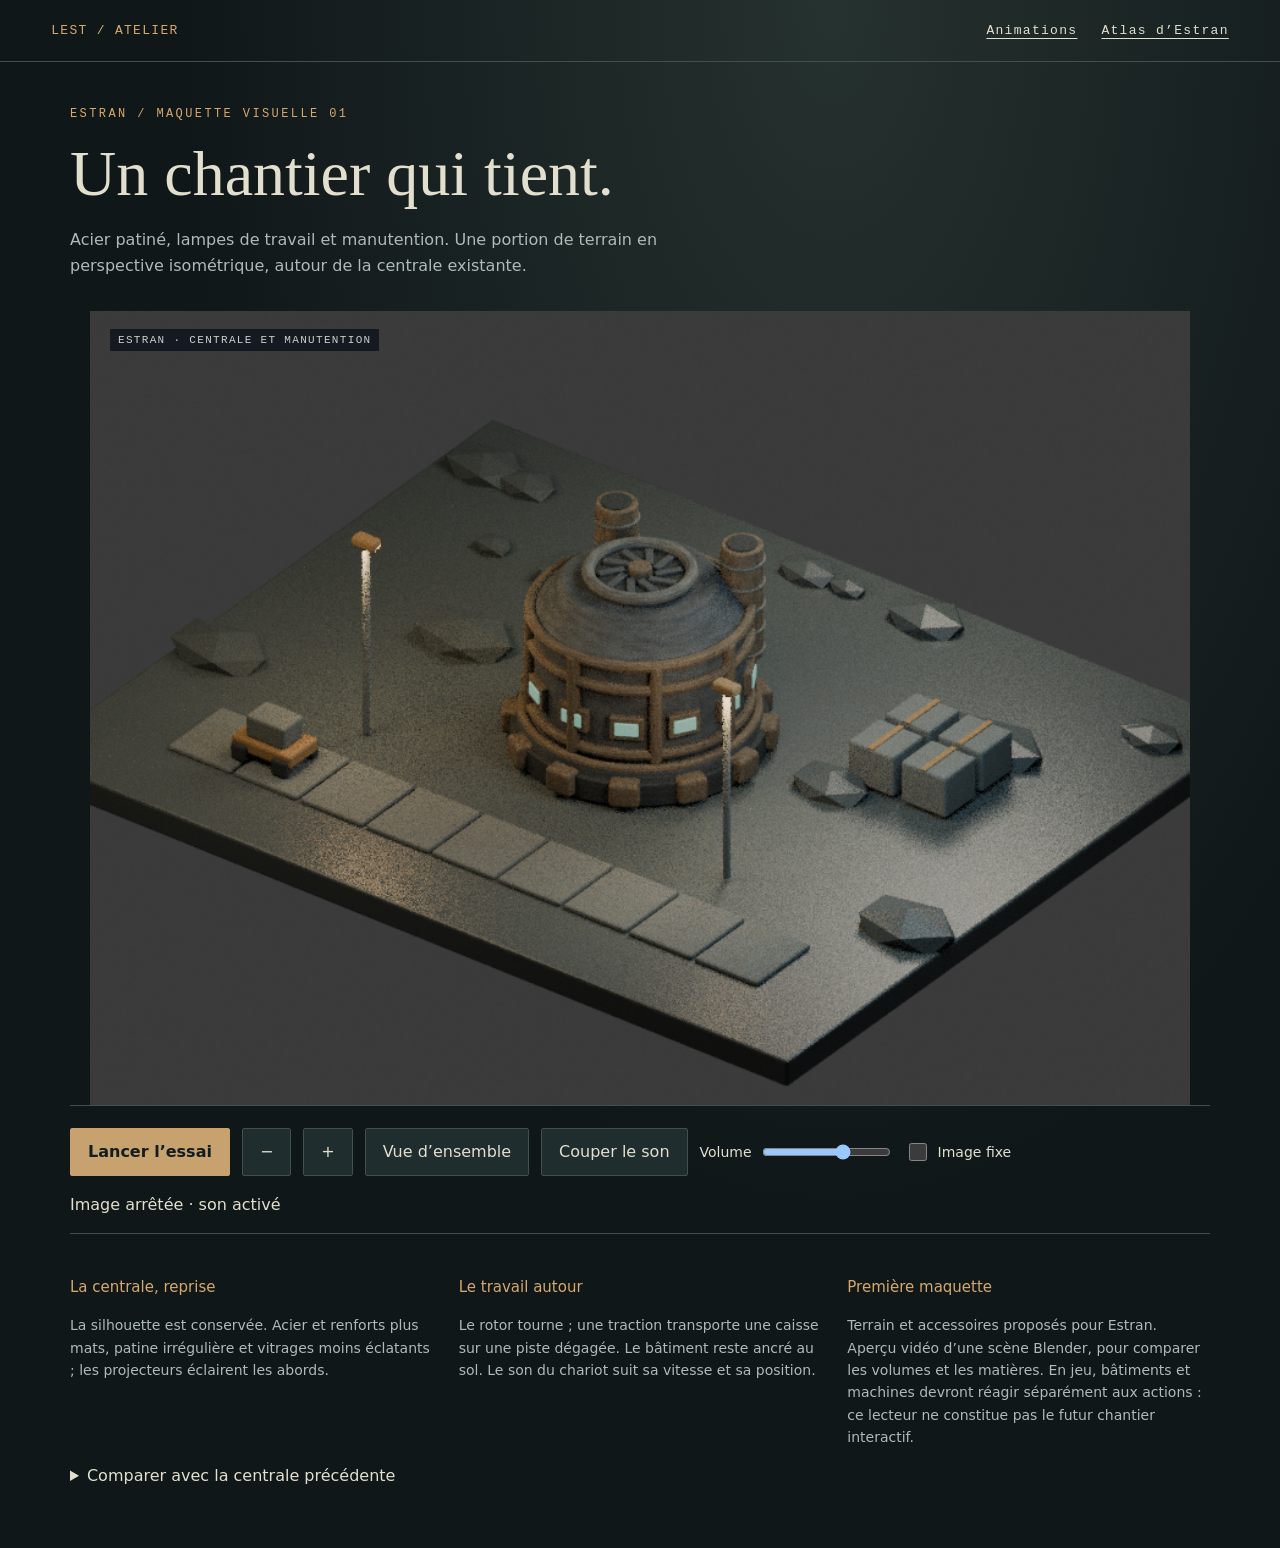
<file: estran-demo.html>
<!doctype html><html lang="fr"><meta charset="utf-8"><meta name="viewport" content="width=device-width,initial-scale=1"><title>LEST — Estran, chantier isométrique</title><link rel="stylesheet" href="outils/animations/demos.css"><style>.vue-estran{position:relative;background:#11191b;max-width:1100px;margin:auto}.vue-estran{overflow:hidden;aspect-ratio:900/650}.vue-estran video{display:block;width:100%;height:100%;object-fit:contain;transform-origin:0 0}.comparaison img{width:260px;max-width:100%}.commandes{flex-wrap:wrap}button:focus-visible{outline:2px solid #dfb77d}</style><body><header><a href="atelier.html">LEST / ATELIER</a><nav><a href="animations.html">Animations</a><a href="atlas.html">Atlas d’Estran</a></nav></header><main><p class="surtitre">ESTRAN / MAQUETTE VISUELLE 01</p><h1>Un chantier qui tient.</h1><p class="introduction">Acier patiné, lampes de travail et manutention. Une portion de terrain en perspective isométrique, autour de la centrale existante.</p><div class="vue-estran"><video id="scene" width="900" height="650" playsinline webkit-playsinline loop preload="metadata" controls poster="assets/demos/estran-v01/001.png" aria-label="Centrale et chariot de manutention animés"><source src="assets/demos/estran-v01/chantier.mp4?v=2" type="video/mp4"></video><span class="etiquette">ESTRAN · CENTRALE ET MANUTENTION</span></div><div class="commandes"><button id="jouer" class="primaire">Lancer l’essai</button><button id="moins" aria-label="Dézoomer">−</button><button id="plus" aria-label="Zoomer">+</button><button id="ensemble">Vue d’ensemble</button><button id="son" aria-pressed="true">Couper le son</button><label>Volume <input id="volume" type="range" min="0" max="100" value="65"></label><label><input id="reduit" type="checkbox"> Image fixe</label></div><p id="etat" role="status">Prêt · le son démarrera avec la lecture.</p><div class="bilan"><article><h3>La centrale, reprise</h3><p>La silhouette est conservée. Acier et renforts plus mats, patine irrégulière et vitrages moins éclatants ; les projecteurs éclairent les abords.</p></article><article><h3>Le travail autour</h3><p>Le rotor tourne ; une traction transporte une caisse sur une piste dégagée. Le bâtiment reste ancré au sol. Le son du chariot suit sa vitesse et sa position.</p></article><article><h3>Première maquette</h3><p>Terrain et accessoires proposés pour Estran. Aperçu vidéo d’une scène Blender, pour comparer les volumes et les matières. En jeu, bâtiments et machines devront réagir séparément aux actions : ce lecteur ne constitue pas le futur chantier interactif.</p></article></div><details class="comparaison"><summary>Comparer avec la centrale précédente</summary><img src="assets/modeles/batiments-v01/centrale-perspective.png" alt="Rendu précédent de la même centrale"><p>Même bâtiment ; cadrage et éclairage différents. Comparaison de direction artistique, pas mesure des seules matières.</p></details></main><script src="outils/animations/estran-demo.js?v=2"></script></body></html>
</file>
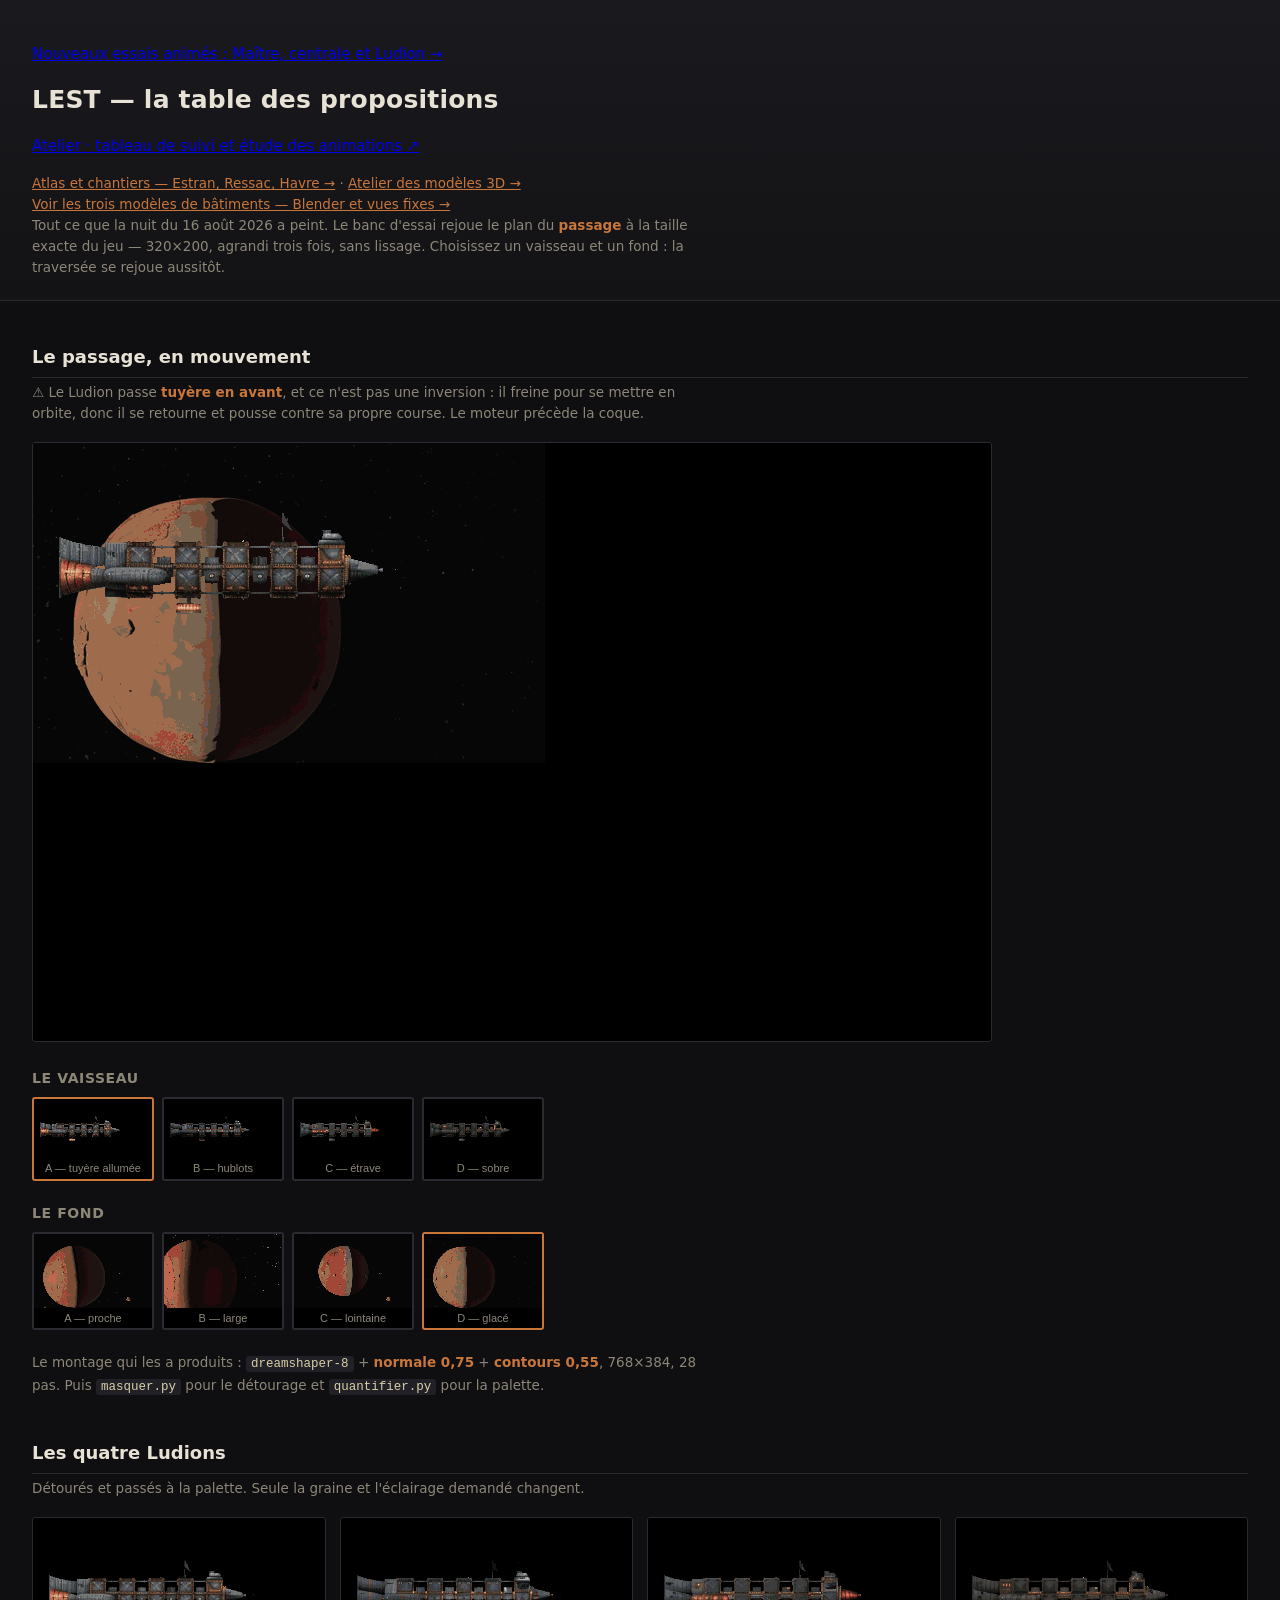
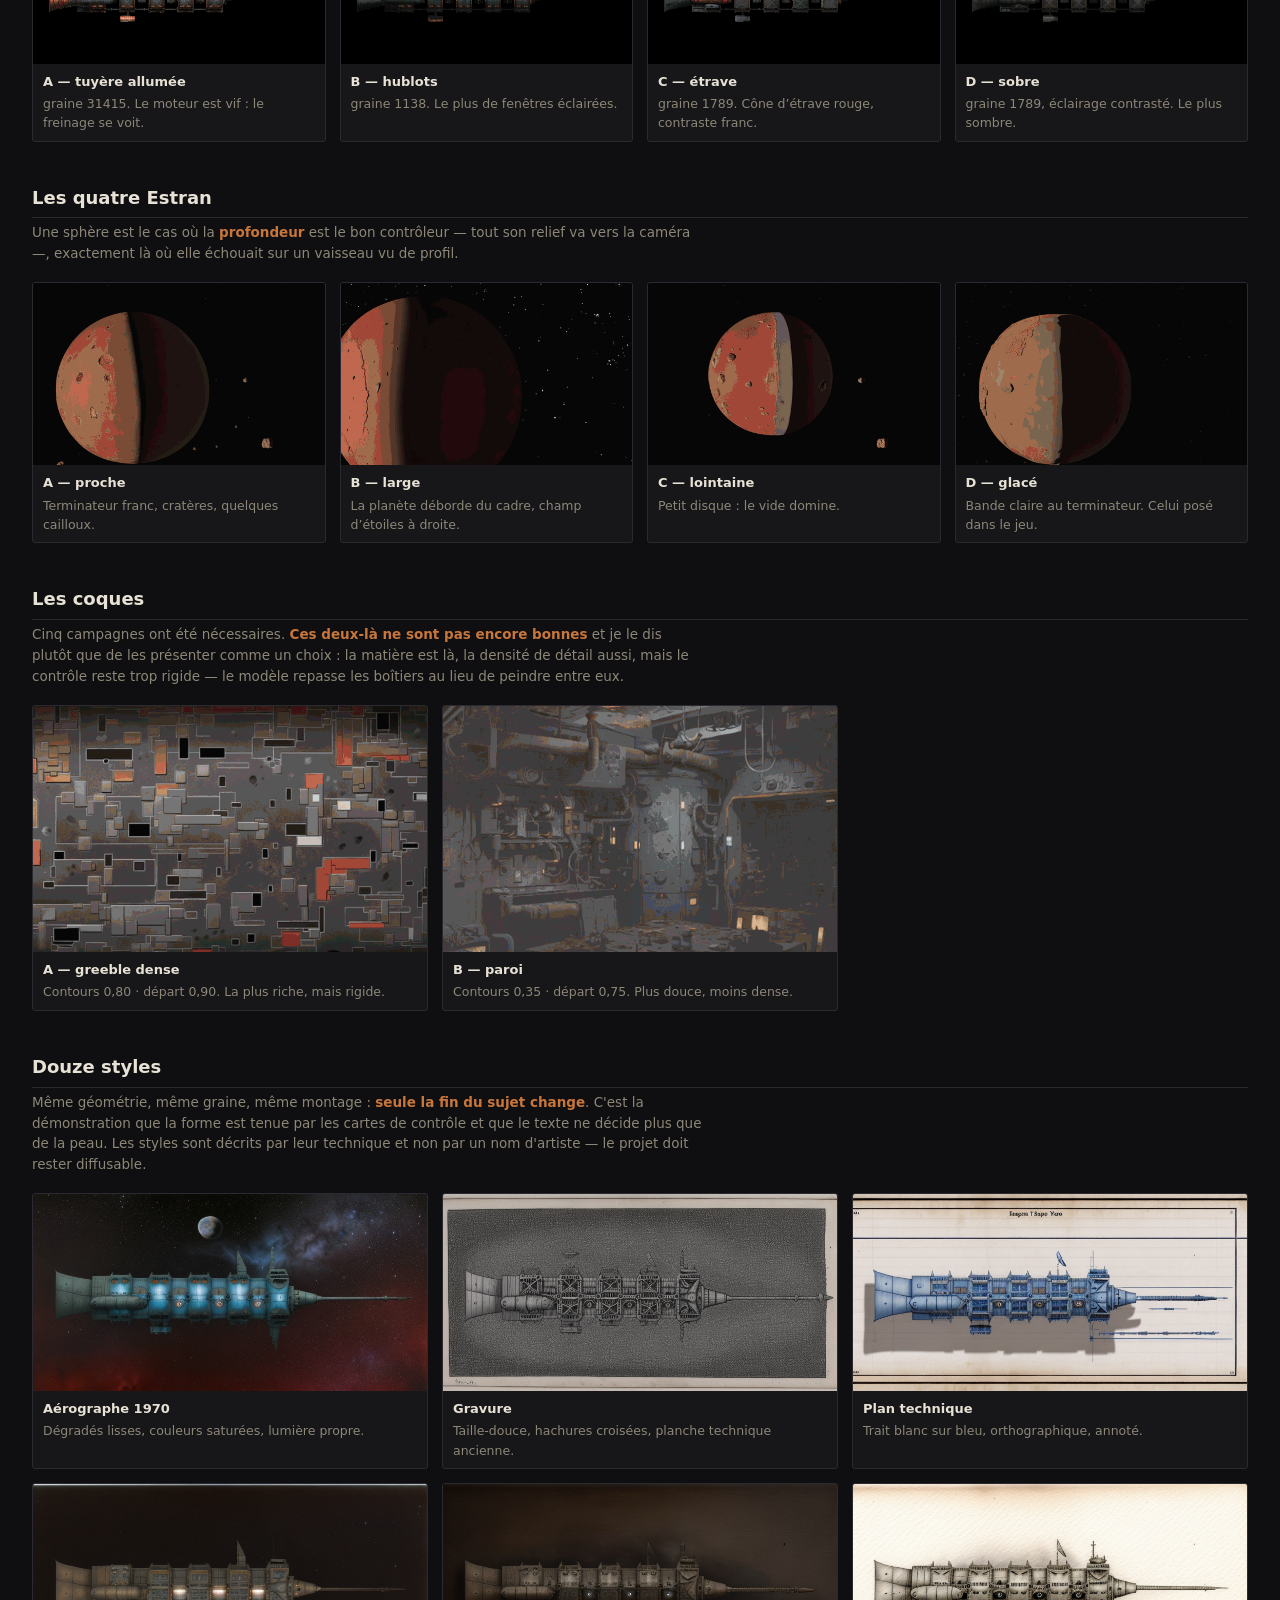
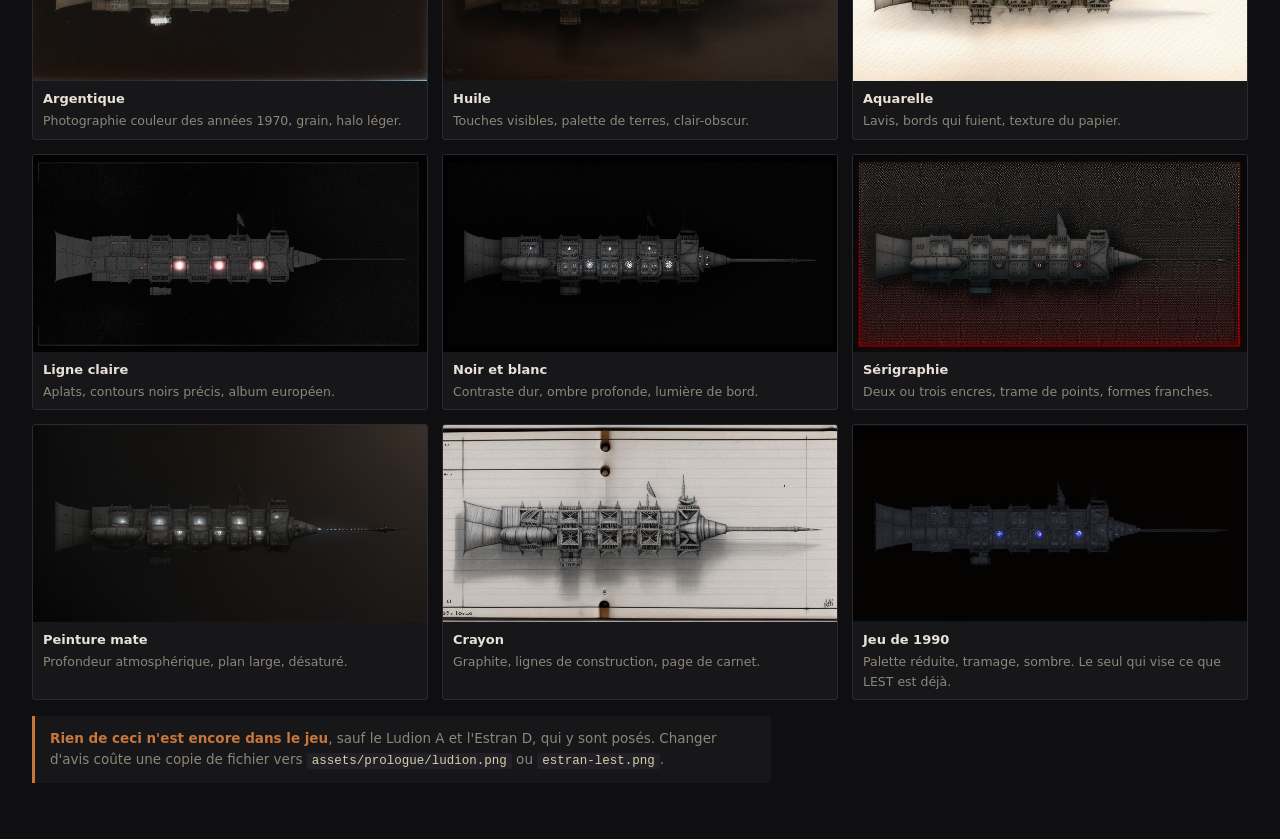
<file: galerie.html>
<!DOCTYPE html>
<html lang="fr">
<head>
<meta charset="utf-8">
<title>LEST — la table des propositions</title>

<style>
  :root {
    --fond: #0f0f11;
    --carte: #17171a;
    --trait: #2a2a30;
    --texte: #e8e2d6;
    --pale: #8d8778;
    --chaud: #c8763a;
  }
  * { box-sizing: border-box; }
  body {
    margin: 0; padding: 0 0 60px;
    background: var(--fond); color: var(--texte);
    font: 15px/1.55 "Segoe UI", system-ui, sans-serif;
  }
  header {
    padding: 28px 32px 22px; border-bottom: 1px solid var(--trait);
    background: linear-gradient(180deg, #1a1a1e, #131316);
  }
  h1 { margin: 0 0 6px; font-size: 25px; font-weight: 600; letter-spacing: .2px; }
  h2 {
    margin: 42px 32px 4px; font-size: 18px; font-weight: 600;
    padding-bottom: 6px; border-bottom: 1px solid var(--trait);
  }
  .sous { color: var(--pale); font-size: 13.5px; margin: 0 32px 18px; max-width: 78ch; }
  header .sous { margin: 0; }
  b { color: var(--chaud); font-weight: 600; }

  /* ---- le banc d'essai ---- */
  .banc { display: flex; gap: 26px; flex-wrap: wrap; padding: 0 32px; align-items: flex-start; }
  .scene {
    position: relative; width: 960px; height: 600px;  /* 320x200 x3 */
    overflow: hidden; background: #000;
    border: 1px solid var(--trait); border-radius: 3px; flex: none;
  }
  .scene img {
    position: absolute; top: 0; left: 0;
    image-rendering: pixelated;            /* la règle du projet : aucun lissage */
    transform-origin: 0 0;
  }
  /* Le fond dérive à peine, le vaisseau traverse : c'est l'écart des deux
     vitesses qui fabrique la distance. De la parallaxe, pas de l'animation. */
  #fond   { animation: derive 8s linear infinite; }
  #navire { animation: passe  8s linear infinite; }
  @keyframes derive {
    from { transform: scale(3) translate(-128px, -66px); }
    to   { transform: scale(3) translate(-164px, -74px); }
  }
  @keyframes passe {
    from { transform: scale(3) translate(332px, 30px); }
    to   { transform: scale(3) translate(-296px, 22px); }
  }
  .commandes { flex: 1; min-width: 300px; }
  .choix { margin-bottom: 22px; }
  .choix h3 { margin: 0 0 8px; font-size: 14px; color: var(--pale); font-weight: 600; text-transform: uppercase; letter-spacing: .6px; }
  .vignettes { display: flex; gap: 8px; flex-wrap: wrap; }
  .vignettes button {
    padding: 0; border: 2px solid var(--trait); border-radius: 3px;
    background: #000; cursor: pointer; line-height: 0;
  }
  .vignettes button:hover { border-color: #4a4a54; }
  .vignettes button[aria-pressed="true"] { border-color: var(--chaud); }
  .vignettes img { width: 118px; display: block; image-rendering: pixelated; }
  .etiquette { display: block; color: var(--pale); font-size: 11px; padding: 3px 4px; line-height: 1.3; }

  /* ---- les galeries ---- */
  .grille { display: grid; gap: 14px; padding: 0 32px; }
  .g3 { grid-template-columns: repeat(auto-fill, minmax(330px, 1fr)); }
  .g4 { grid-template-columns: repeat(auto-fill, minmax(250px, 1fr)); }
  figure {
    margin: 0; background: var(--carte); border: 1px solid var(--trait);
    border-radius: 3px; overflow: hidden;
  }
  figure img { width: 100%; display: block; background: #000; cursor: zoom-in; }
  figcaption { padding: 8px 10px; font-size: 12.5px; color: var(--pale); }
  figcaption strong { color: var(--texte); display: block; font-size: 13px; margin-bottom: 2px; }

  /* ---- la loupe ---- */
  #loupe {
    position: fixed; inset: 0; background: rgba(0,0,0,.93);
    display: none; align-items: center; justify-content: center;
    z-index: 50; cursor: zoom-out; padding: 24px;
  }
  #loupe.ouvert { display: flex; }
  #loupe img { max-width: 100%; max-height: 100%; image-rendering: pixelated; }

  .note {
    margin: 16px 32px 0; padding: 12px 15px; background: var(--carte);
    border-left: 3px solid var(--chaud); border-radius: 0 3px 3px 0;
    font-size: 13.5px; color: var(--pale); max-width: 86ch;
  }
  .note b { color: var(--chaud); }
  code { background: #202026; padding: 1px 5px; border-radius: 3px; font-size: 12.5px; color: #d8cfa8; }
</style>
</head>
<body>

<header>
  <p><a href="animations.html">Nouveaux essais animés : Maître, centrale et Ludion →</a></p>
  <h1>LEST — la table des propositions</h1>
  <p><a href="atelier.html">Atelier · tableau de suivi et étude des animations ↗</a></p>
  <p class="sous"><a href="atlas.html" style="color:var(--chaud)">Atlas et chantiers — Estran, Ressac, Havre →</a> · <a href="modeles.html" style="color:var(--chaud)">Atelier des modèles 3D →</a></p>
  <p class="sous"><a href="modeles.html" style="color:var(--chaud)">Voir les trois modèles de bâtiments — Blender et vues fixes →</a></p>
  <p class="sous">
    Tout ce que la nuit du 16 août 2026 a peint. Le banc d'essai rejoue le plan
    du <b>passage</b> à la taille exacte du jeu — 320×200, agrandi trois fois,
    sans lissage. Choisissez un vaisseau et un fond : la traversée se rejoue
    aussitôt.
  </p>
</header>

<h2>Le passage, en mouvement</h2>
<p class="sous">
  ⚠️ Le Ludion passe <b>tuyère en avant</b>, et ce n'est pas une inversion : il
  freine pour se mettre en orbite, donc il se retourne et pousse contre sa
  propre course. Le moteur précède la coque.
</p>

<div class="banc">
  <div class="scene">
    <img id="fond"   src="assets/prologue/propositions/estran-D-glace-lest.png" alt="">
    <img id="navire" src="assets/prologue/propositions/ludion-A-tuyere-allumee-lest.png" alt="">
  </div>

  <div class="commandes">
    <div class="choix">
      <h3>Le vaisseau</h3>
      <div class="vignettes" id="choix-navire"></div>
    </div>
    <div class="choix">
      <h3>Le fond</h3>
      <div class="vignettes" id="choix-fond"></div>
    </div>
    <p class="sous" style="margin:0">
      Le montage qui les a produits : <code>dreamshaper-8</code> +
      <b>normale 0,75</b> + <b>contours 0,55</b>, 768×384, 28 pas. Puis
      <code>masquer.py</code> pour le détourage et <code>quantifier.py</code>
      pour la palette.
    </p>
  </div>
</div>

<h2>Les quatre Ludions</h2>
<p class="sous">Détourés et passés à la palette. Seule la graine et l'éclairage demandé changent.</p>
<div class="grille g4" id="galerie-ludions"></div>

<h2>Les quatre Estran</h2>
<p class="sous">
  Une sphère est le cas où la <b>profondeur</b> est le bon contrôleur — tout son
  relief va vers la caméra —, exactement là où elle échouait sur un vaisseau vu
  de profil.
</p>
<div class="grille g4" id="galerie-estran"></div>

<h2>Les coques</h2>
<p class="sous">
  Cinq campagnes ont été nécessaires. <b>Ces deux-là ne sont pas encore
  bonnes</b> et je le dis plutôt que de les présenter comme un choix : la
  matière est là, la densité de détail aussi, mais le contrôle reste trop
  rigide — le modèle repasse les boîtiers au lieu de peindre entre eux.
</p>
<div class="grille g3" id="galerie-coques"></div>

<h2>Douze styles</h2>
<p class="sous">
  Même géométrie, même graine, même montage : <b>seule la fin du sujet
  change</b>. C'est la démonstration que la forme est tenue par les cartes de
  contrôle et que le texte ne décide plus que de la peau. Les styles sont
  décrits par leur technique et non par un nom d'artiste — le projet doit rester
  diffusable.
</p>
<div class="grille g3" id="galerie-styles"></div>

<div class="note">
  <b>Rien de ceci n'est encore dans le jeu</b>, sauf le Ludion A et l'Estran D,
  qui y sont posés. Changer d'avis coûte une copie de fichier vers
  <code>assets/prologue/ludion.png</code> ou <code>estran-lest.png</code>.
</div>

<div id="loupe"><img alt=""></div>

<script>
/* ⚠️ Les données d'abord, l'affichage ensuite — la même règle que `data/` dans
   le jeu. On décrit ce qu'on a, la page se contente de le rendre. */
var LUDIONS = [
  { f: 'ludion-A-tuyere-allumee', n: 'A — tuyère allumée', d: 'graine 31415. Le moteur est vif : le freinage se voit.' },
  { f: 'ludion-B-hublots',        n: 'B — hublots',        d: 'graine 1138. Le plus de fenêtres éclairées.' },
  { f: 'ludion-C-etrave',         n: 'C — étrave',         d: 'graine 1789. Cône d’étrave rouge, contraste franc.' },
  { f: 'ludion-D-sobre',          n: 'D — sobre',          d: 'graine 1789, éclairage contrasté. Le plus sombre.' }
];
var ESTRANS = [
  { f: 'estran-A-proche',    n: 'A — proche',    d: 'Terminateur franc, cratères, quelques cailloux.' },
  { f: 'estran-B-large',     n: 'B — large',     d: 'La planète déborde du cadre, champ d’étoiles à droite.' },
  { f: 'estran-C-lointaine', n: 'C — lointaine', d: 'Petit disque : le vide domine.' },
  { f: 'estran-D-glace',     n: 'D — glacé',     d: 'Bande claire au terminateur. Celui posé dans le jeu.' }
];
var COQUES = [
  { f: 'coque-A-greeble', n: 'A — greeble dense', d: 'Contours 0,80 · départ 0,90. La plus riche, mais rigide.' },
  { f: 'coque-B-paroi',   n: 'B — paroi',         d: 'Contours 0,35 · départ 0,75. Plus douce, moins dense.' }
];
var STYLES = [
  ['S01-aerographe-70', 'Aérographe 1970', 'Dégradés lisses, couleurs saturées, lumière propre.'],
  ['S02-gravure',       'Gravure',         'Taille-douce, hachures croisées, planche technique ancienne.'],
  ['S03-bleu-technique','Plan technique',  'Trait blanc sur bleu, orthographique, annoté.'],
  ['S04-argentique',    'Argentique',      'Photographie couleur des années 1970, grain, halo léger.'],
  ['S05-huile',         'Huile',           'Touches visibles, palette de terres, clair-obscur.'],
  ['S06-aquarelle',     'Aquarelle',       'Lavis, bords qui fuient, texture du papier.'],
  ['S07-ligne-claire',  'Ligne claire',    'Aplats, contours noirs précis, album européen.'],
  ['S08-noir',          'Noir et blanc',   'Contraste dur, ombre profonde, lumière de bord.'],
  ['S09-serigraphie',   'Sérigraphie',     'Deux ou trois encres, trame de points, formes franches.'],
  ['S10-matte',         'Peinture mate',   'Profondeur atmosphérique, plan large, désaturé.'],
  ['S11-crayon',        'Crayon',          'Graphite, lignes de construction, page de carnet.'],
  ['S12-jeu-1990',      'Jeu de 1990',     'Palette réduite, tramage, sombre. Le seul qui vise ce que LEST est déjà.']
];

var BASE = 'assets/prologue/propositions/';

function elt(html) {
  var d = document.createElement('div');
  d.innerHTML = html.trim();
  return d.firstChild;
}

/* Les vignettes de choix, pour le banc d'essai. */
function poserChoix(id, liste, cible, prefixe) {
  var zone = document.getElementById(id);
  liste.forEach(function (o, i) {
    var b = elt('<button aria-pressed="' + (i === (prefixe === 'nav' ? 0 : 3)) + '">' +
                '<img src="' + BASE + o.f + '-lest.png" alt="">' +
                '<span class="etiquette">' + o.n + '</span></button>');
    b.addEventListener('click', function () {
      document.getElementById(cible).src = BASE + o.f + '-lest.png';
      Array.prototype.forEach.call(zone.children, function (a) { a.setAttribute('aria-pressed', 'false'); });
      b.setAttribute('aria-pressed', 'true');
      // ⚠️ On relance les DEUX animations, sinon le nouveau calque reprend au
      // milieu de la course du précédent et le vaisseau apparaît en plein cadre.
      relancer();
    });
    zone.appendChild(b);
  });
}

function relancer() {
  ['fond', 'navire'].forEach(function (id) {
    var e = document.getElementById(id);
    e.style.animation = 'none';
    void e.offsetWidth;          // forcer le navigateur à reprendre le calcul
    e.style.animation = '';
  });
}

function poserGalerie(id, liste, base, suffixe) {
  var zone = document.getElementById(id);
  liste.forEach(function (o) {
    zone.appendChild(elt(
      '<figure><img src="' + base + o.f + suffixe + '" alt="' + o.n + '">' +
      '<figcaption><strong>' + o.n + '</strong>' + o.d + '</figcaption></figure>'));
  });
}

poserChoix('choix-navire', LUDIONS, 'navire', 'nav');
poserChoix('choix-fond', ESTRANS, 'fond', 'fond');
poserGalerie('galerie-ludions', LUDIONS, BASE, '-lest.png');
poserGalerie('galerie-estran', ESTRANS, BASE, '-lest.png');
poserGalerie('galerie-coques', COQUES, BASE, '-lest.png');

var zoneStyles = document.getElementById('galerie-styles');
STYLES.forEach(function (s) {
  zoneStyles.appendChild(elt(
    '<figure><img src="assets/modeles/styles/' + s[0] + '.png" alt="' + s[1] + '">' +
    '<figcaption><strong>' + s[1] + '</strong>' + s[2] + '</figcaption></figure>'));
});

/* La loupe : un clic ouvre, un clic ferme, Échap ferme aussi. */
var loupe = document.getElementById('loupe');
document.addEventListener('click', function (e) {
  if (e.target.tagName === 'IMG' && e.target.closest('figure')) {
    loupe.querySelector('img').src = e.target.src;
    loupe.classList.add('ouvert');
  } else if (loupe.classList.contains('ouvert')) {
    loupe.classList.remove('ouvert');
  }
});
document.addEventListener('keydown', function (e) {
  if (e.key === 'Escape') loupe.classList.remove('ouvert');
});
</script>
</body>
</html>
</file>
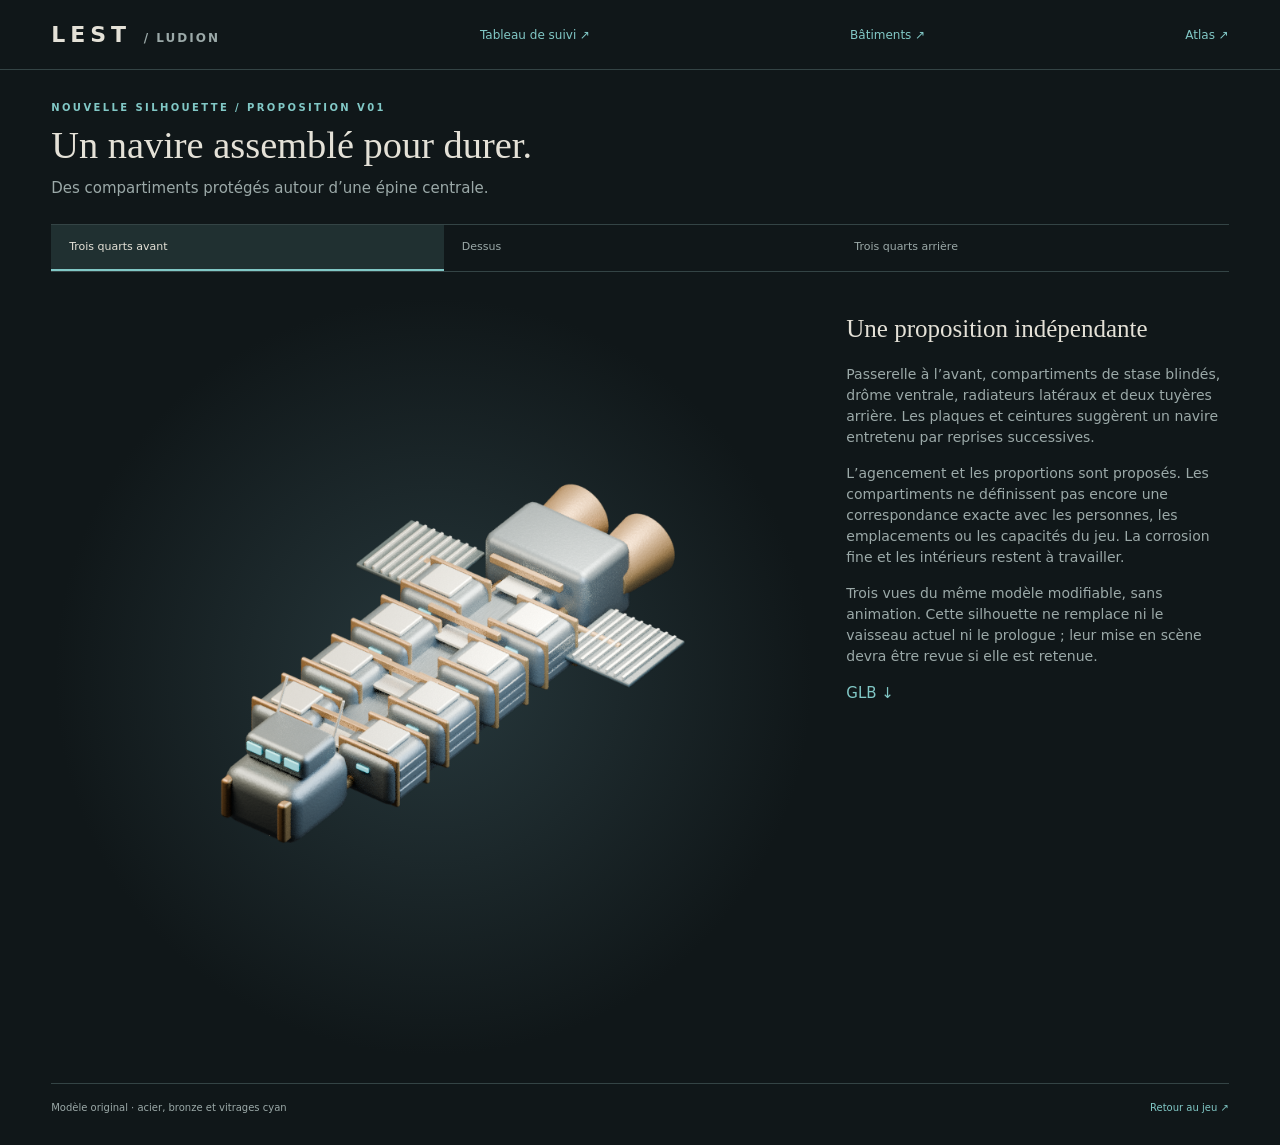
<file: ludion.html>
<!doctype html><html lang="fr"><head><meta charset="utf-8"><meta name="viewport" content="width=device-width,initial-scale=1"><title>LEST — Proposition du Ludion</title><link rel="stylesheet" href="outils/atlas/atlas.css"><style>.vaisseau-etude{display:grid;grid-template-columns:minmax(0,2fr) minmax(240px,1fr);gap:30px}.vaisseau-etude img{width:100%;background:radial-gradient(ellipse,#27383c,transparent 70%)}.vaisseau-etude h2{font:25px Georgia,serif}.vaisseau-etude p{color:var(--pale);font-size:14px}.fichiers{display:flex;gap:20px;flex-wrap:wrap}@media(max-width:800px){.vaisseau-etude{grid-template-columns:1fr}}</style></head><body>
<header><a class="marque" href="atelier.html">LEST <span>/ LUDION</span></a><a href="atelier.html">Tableau de suivi ↗</a><a href="modeles.html">Bâtiments ↗</a><a href="atlas.html">Atlas ↗</a></header>
<main><div class="introduction"><div><p class="surtitre">NOUVELLE SILHOUETTE / PROPOSITION V01</p><h1>Un navire assemblé pour durer.</h1><p>Des compartiments protégés autour d’une épine centrale.</p></div></div>
<nav aria-label="Angle du Ludion"><button data-angle="perspective" aria-pressed="true">Trois quarts avant</button><button data-angle="dessus">Dessus</button><button data-angle="arriere">Trois quarts arrière</button></nav>
<div class="vaisseau-etude"><img id="rendu-ludion" src="assets/modeles/ludion-v01/ludion-perspective.png" alt="Proposition du Ludion, vue avant"><section><h2>Une proposition indépendante</h2><p>Passerelle à l’avant, compartiments de stase blindés, drôme ventrale, radiateurs latéraux et deux tuyères arrière. Les plaques et ceintures suggèrent un navire entretenu par reprises successives.</p><p>L’agencement et les proportions sont proposés. Les compartiments ne définissent pas encore une correspondance exacte avec les personnes, les emplacements ou les capacités du jeu. La corrosion fine et les intérieurs restent à travailler.</p><p>Trois vues du même modèle modifiable, sans animation. Cette silhouette ne remplace ni le vaisseau actuel ni le prologue ; leur mise en scène devra être revue si elle est retenue.</p><div class="fichiers"><a href="assets/modeles/ludion-v01/ludion.glb" download>GLB ↓</a></div><p></p></section></div>
<footer><span>Modèle original · acier, bronze et vitrages cyan</span><a href="index.html">Retour au jeu ↗</a></footer></main>
<script>document.querySelectorAll('[data-angle]').forEach(b=>b.onclick=()=>{document.querySelectorAll('[data-angle]').forEach(x=>x.setAttribute('aria-pressed',String(x===b)));const i=document.querySelector('#rendu-ludion');i.src='assets/modeles/ludion-v01/ludion-'+b.dataset.angle+'.png';i.alt='Ludion — '+b.textContent;});</script></body></html>
</file>
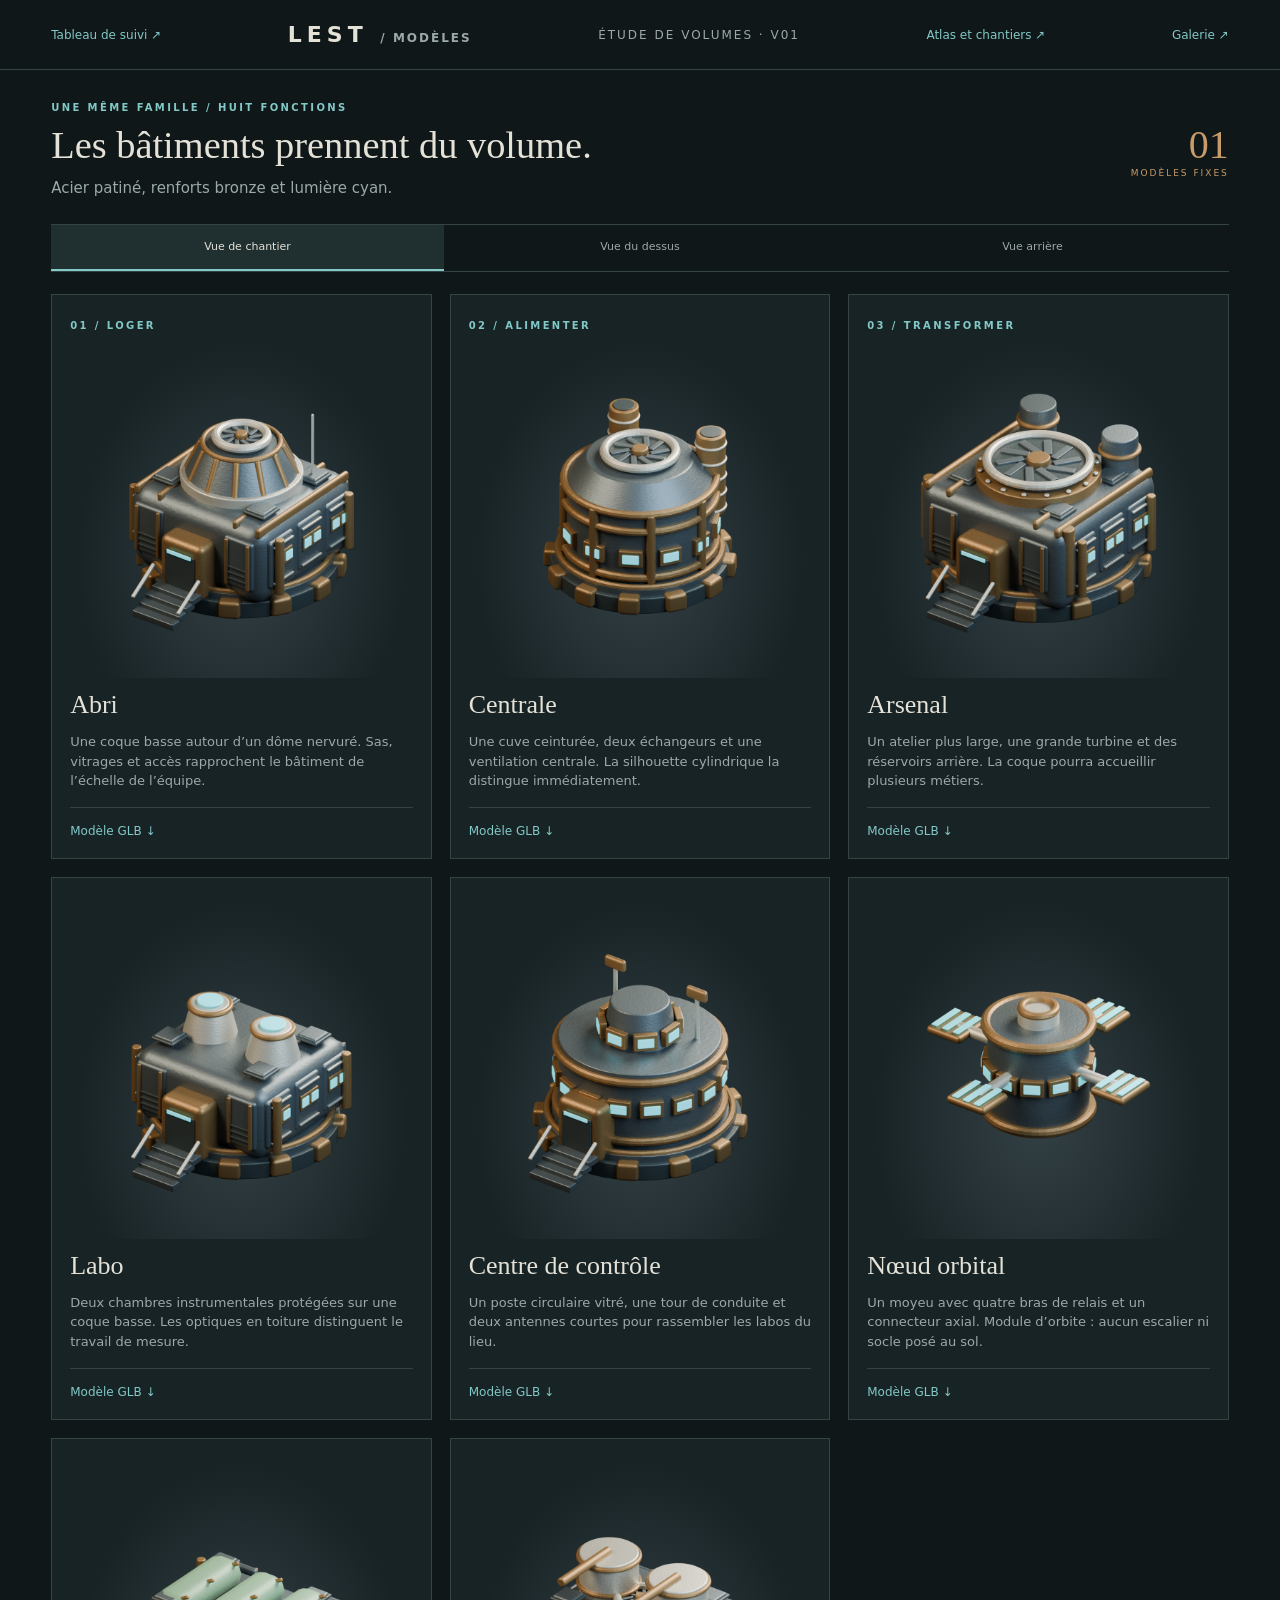
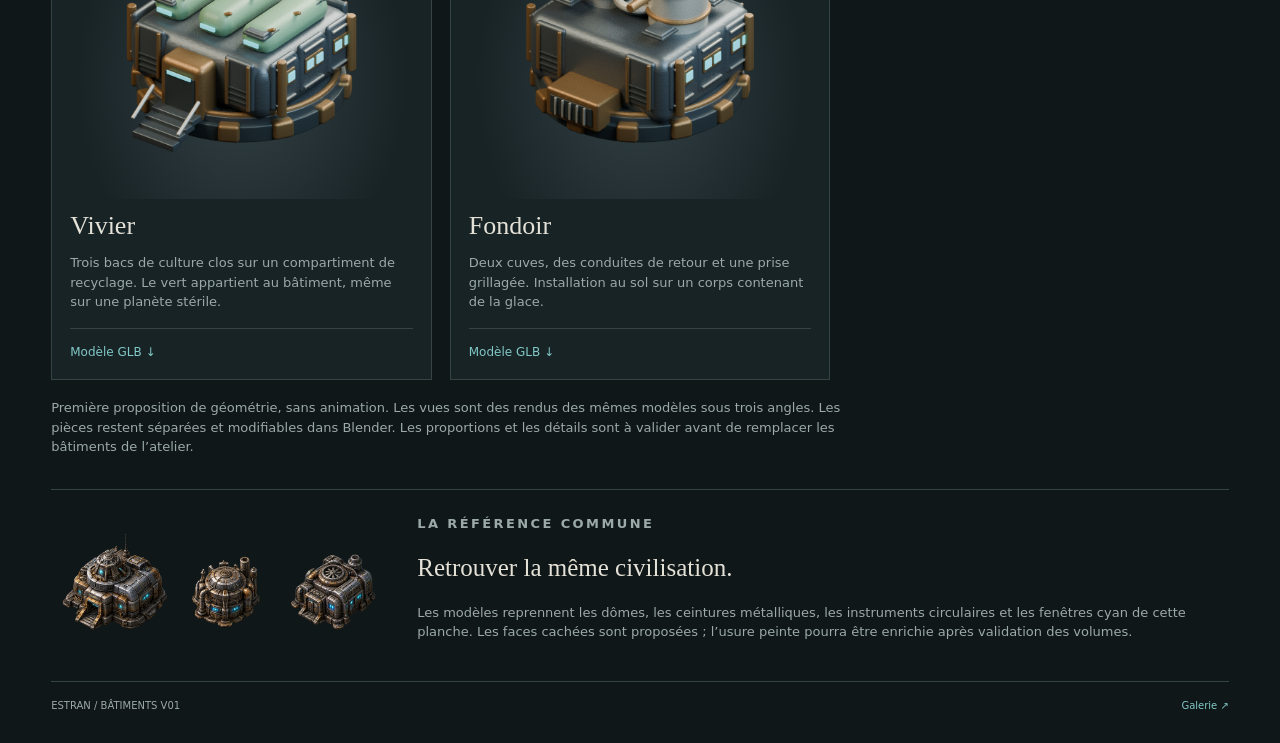
<file: modeles.html>
<!doctype html>
<html lang="fr"><head><meta charset="utf-8"><meta name="viewport" content="width=device-width,initial-scale=1">
<title>LEST — Modèles des bâtiments</title><link rel="stylesheet" href="outils/atlas/atlas.css">
<style>
.modeles{display:grid;grid-template-columns:repeat(3,minmax(0,1fr));gap:18px}.modele{border:1px solid var(--trait);background:#182326;padding:18px}.modele img{width:100%;display:block;background:radial-gradient(ellipse at 50% 65%,#344144,transparent 68%)}.modele h2{font:26px Georgia,serif;margin:12px 0}.modele p{font-size:13px;color:var(--pale);min-height:60px}.fichiers{display:flex;gap:20px;font-size:12px;border-top:1px solid var(--trait);padding-top:14px}.reference{display:flex;gap:32px;align-items:center;margin-top:32px;border-top:1px solid var(--trait);padding-top:24px}.reference img{width:52%;min-width:0}.reference p{font-size:13px;color:var(--pale)}.reference h2{font:25px Georgia,serif}.note{max-width:800px;color:var(--pale);font-size:13px;margin:18px 0}nav button{text-align:center}@media(max-width:800px){.modeles{grid-template-columns:1fr}.modele img{max-width:500px;margin:auto}.reference{display:block}.reference img{width:100%}.modele p{min-height:0}}
</style></head><body>
<header><a href="atelier.html">Tableau de suivi ↗</a><a class="marque" href="index.html">LEST <span>/ MODÈLES</span></a><span class="statut">ÉTUDE DE VOLUMES · V01</span><a id="retour-atlas" href="atlas.html">Atlas et chantiers ↗</a><a href="galerie.html">Galerie ↗</a></header>
<main><div class="introduction"><div><p class="surtitre">UNE MÊME FAMILLE / HUIT FONCTIONS</p><h1>Les bâtiments prennent du volume.</h1><p>Acier patiné, renforts bronze et lumière cyan.</p></div><div class="edition">01<span>MODÈLES FIXES</span></div></div>
<nav aria-label="Angle des modèles"><button data-angle="perspective" aria-pressed="true">Vue de chantier</button><button data-angle="dessus" aria-pressed="false">Vue du dessus</button><button data-angle="arriere" aria-pressed="false">Vue arrière</button></nav>
<div class="modeles">
<article class="modele" data-modele="abri"><span class="surtitre">01 / LOGER</span><img src="assets/modeles/batiments-v01/abri-perspective.png" alt="Modèle de l’abri, vue de chantier"><h2>Abri</h2><p>Une coque basse autour d’un dôme nervuré. Sas, vitrages et accès rapprochent le bâtiment de l’échelle de l’équipe.</p><div class="fichiers"><a href="assets/modeles/batiments-v01/abri.glb" download>Modèle GLB ↓</a></div></article>
<article class="modele" data-modele="centrale"><span class="surtitre">02 / ALIMENTER</span><img src="assets/modeles/batiments-v01/centrale-perspective.png" alt="Modèle de la centrale, vue de chantier"><h2>Centrale</h2><p>Une cuve ceinturée, deux échangeurs et une ventilation centrale. La silhouette cylindrique la distingue immédiatement.</p><div class="fichiers"><a href="assets/modeles/batiments-v01/centrale.glb" download>Modèle GLB ↓</a></div></article>
<article class="modele" data-modele="arsenal"><span class="surtitre">03 / TRANSFORMER</span><img src="assets/modeles/batiments-v01/arsenal-perspective.png" alt="Modèle de l’arsenal, vue de chantier"><h2>Arsenal</h2><p>Un atelier plus large, une grande turbine et des réservoirs arrière. La coque pourra accueillir plusieurs métiers.</p><div class="fichiers"><a href="assets/modeles/batiments-v01/arsenal.glb" download>Modèle GLB ↓</a></div></article>
</div>
<p class="note">Première proposition de géométrie, sans animation. Les vues sont des rendus des mêmes modèles sous trois angles. Les pièces restent séparées et modifiables dans Blender. Les proportions et les détails sont à valider avant de remplacer les bâtiments de l’atelier.</p>
<section class="reference"><img src="assets/astres/estran/v01/batiments.png" alt="Référence peinte des trois bâtiments retenue pour le style"><div><p class="surtitre">LA RÉFÉRENCE COMMUNE</p><h2>Retrouver la même civilisation.</h2><p>Les modèles reprennent les dômes, les ceintures métalliques, les instruments circulaires et les fenêtres cyan de cette planche. Les faces cachées sont proposées ; l’usure peinte pourra être enrichie après validation des volumes.</p></div></section>
<footer><span>ESTRAN / BÂTIMENTS V01</span><a href="galerie.html">Galerie ↗</a></footer></main>
<script>
const complements=[
 ['paillasse','Labo','Deux chambres instrumentales protégées sur une coque basse. Les optiques en toiture distinguent le travail de mesure.'],
 ['controle','Centre de contrôle','Un poste circulaire vitré, une tour de conduite et deux antennes courtes pour rassembler les labos du lieu.'],
 ['noeud','Nœud orbital','Un moyeu avec quatre bras de relais et un connecteur axial. Module d’orbite : aucun escalier ni socle posé au sol.'],
 ['vivier','Vivier','Trois bacs de culture clos sur un compartiment de recyclage. Le vert appartient au bâtiment, même sur une planète stérile.'],
 ['fondoir','Fondoir','Deux cuves, des conduites de retour et une prise grillagée. Installation au sol sur un corps contenant de la glace.'],
];
for(const [id,nom,description] of complements){
 const a=document.createElement('article');a.className='modele';a.dataset.modele=id;
 const i=document.createElement('img');i.src='assets/modeles/batiments-v01/'+id+'-perspective.png';i.alt=nom+' — vue de chantier';
 const h=document.createElement('h2');h.textContent=nom;const p=document.createElement('p');p.textContent=description;
 const f=document.createElement('div');f.className='fichiers';
 for(const [extension,label] of [['glb','GLB']]){const l=document.createElement('a');l.href='assets/modeles/batiments-v01/'+id+'.'+extension;l.download='';l.textContent='Modèle '+label+' ↓';f.append(l);}
 a.append(i,h,p,f);document.querySelector('.modeles').append(a);
}
const corpsRetour=new URLSearchParams(location.search).get('corps');
if(['estran','ressac','havre'].includes(corpsRetour))document.querySelector('#retour-atlas').href='atlas.html?corps='+corpsRetour;
document.querySelectorAll('[data-angle]').forEach(b=>b.onclick=()=>{
 document.querySelectorAll('[data-angle]').forEach(x=>x.setAttribute('aria-pressed',String(x===b)));
 document.querySelectorAll('[data-modele]').forEach(c=>{const i=c.querySelector('img');i.src='assets/modeles/batiments-v01/'+c.dataset.modele+'-'+b.dataset.angle+'.png';i.alt=c.querySelector('h2').textContent+' — '+b.textContent;});
});
</script></body></html>
</file>
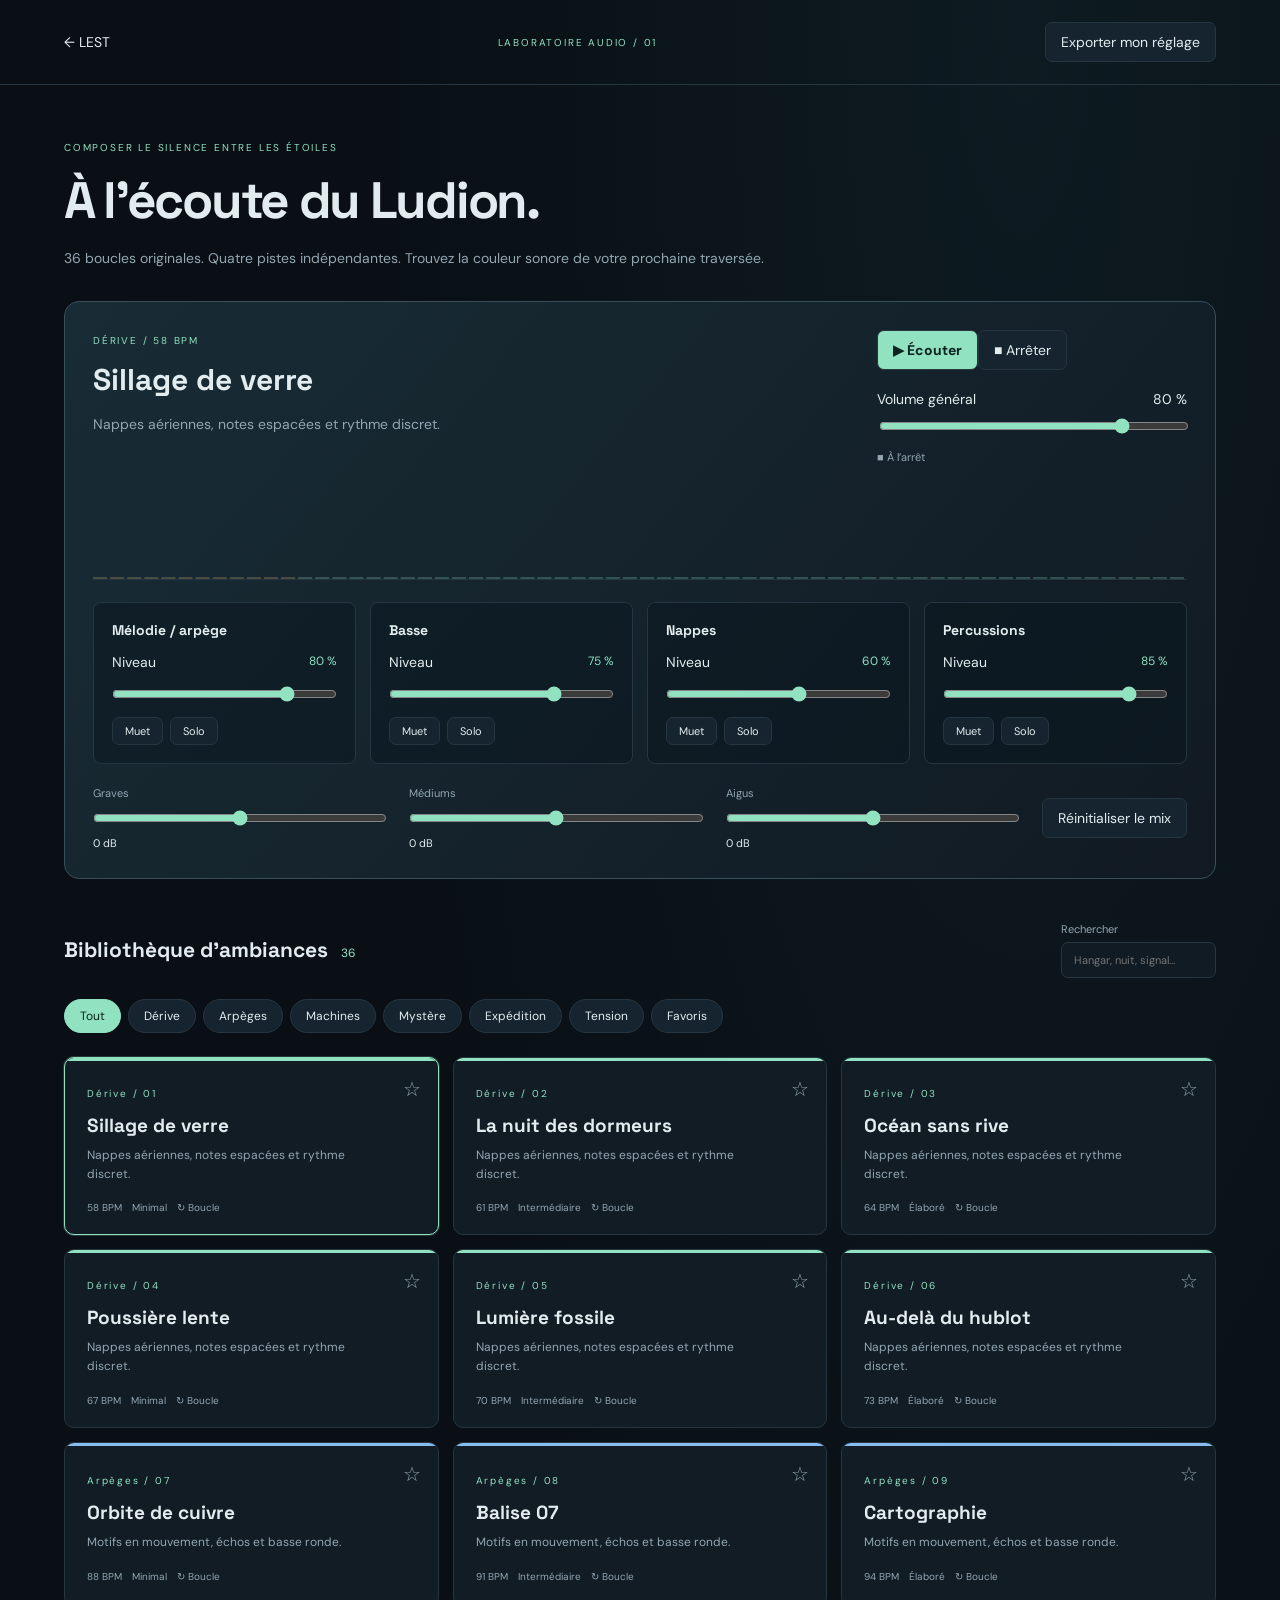
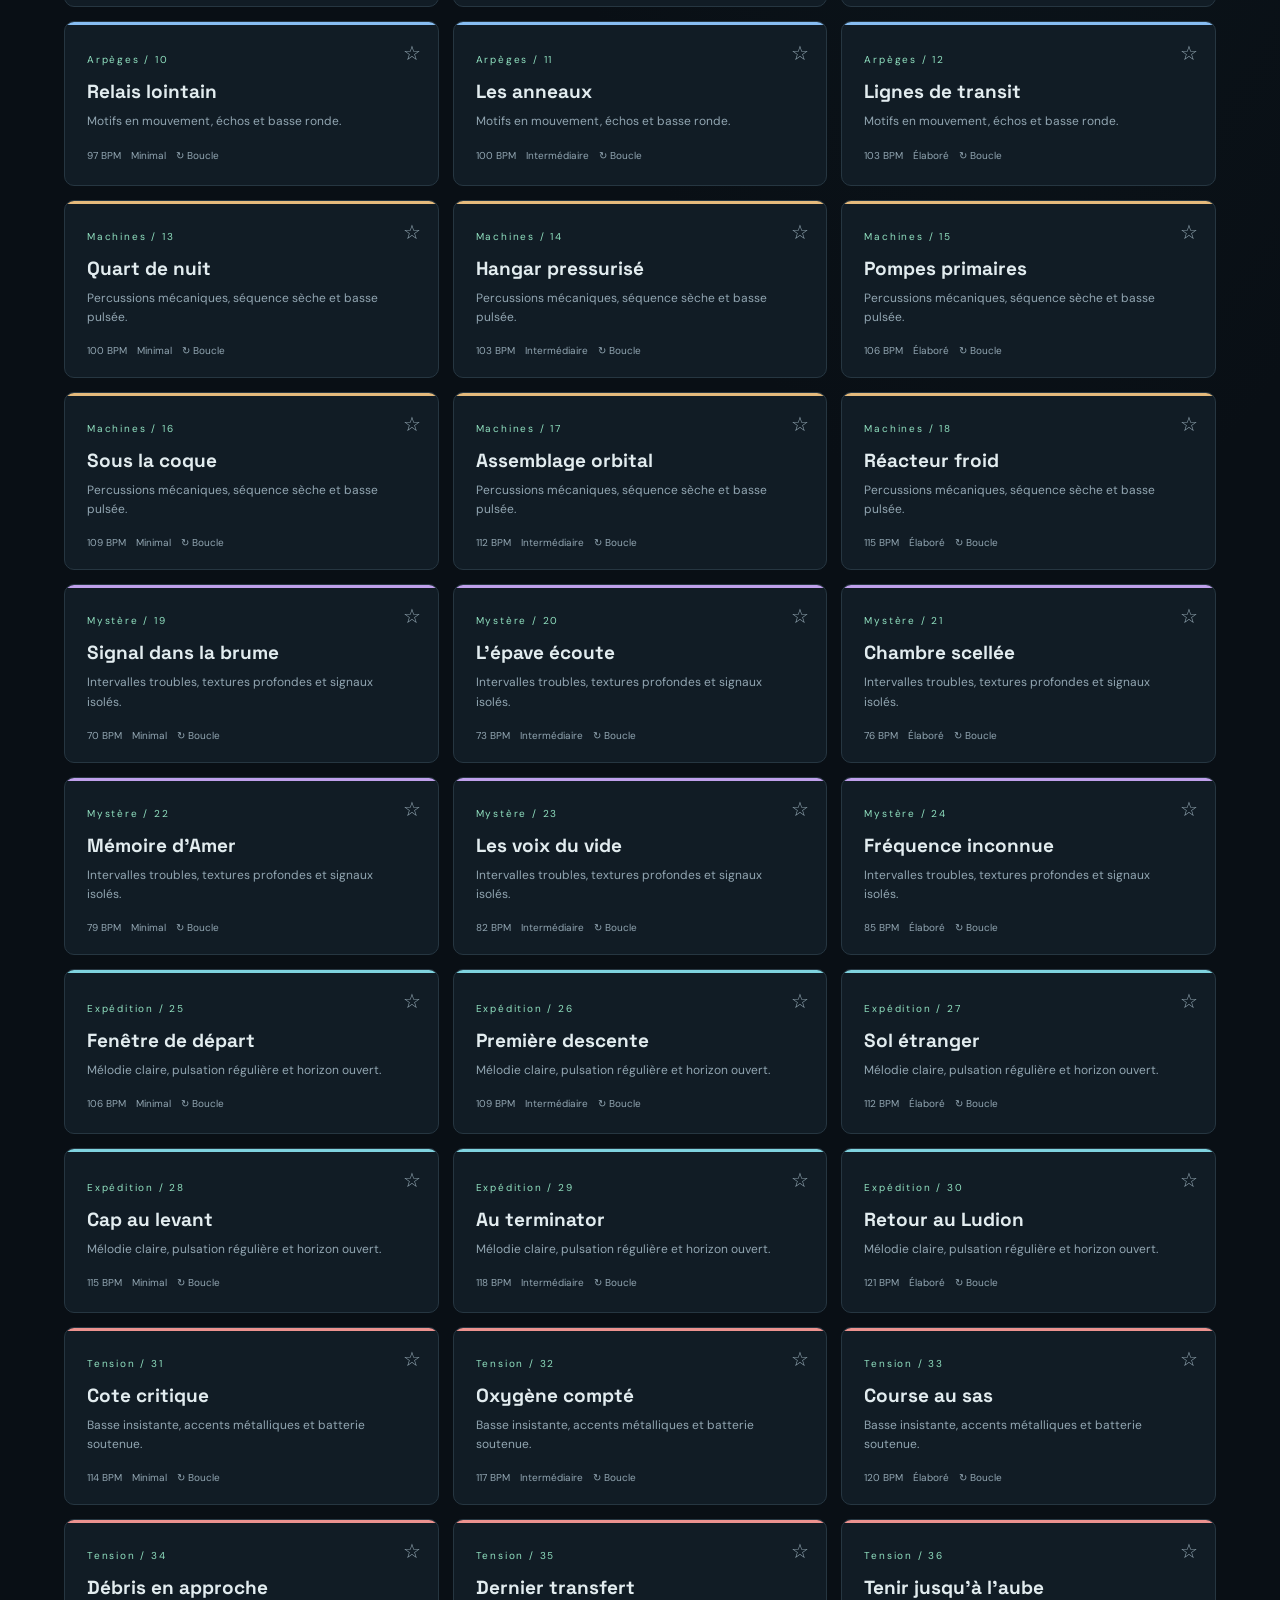
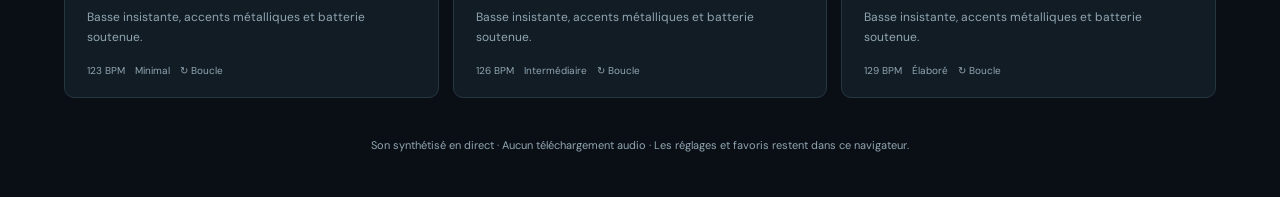
<file: studio-son.html>
<!doctype html>
<html lang="fr"><head><meta charset="utf-8"><meta name="viewport" content="width=device-width,initial-scale=1"><title>LEST — Atelier sonore</title><link rel="stylesheet" href="studio-son.css"></head>
<body><header><a href="index.html">← LEST</a><span>LABORATOIRE AUDIO / 01</span><button id="export">Exporter mon réglage</button></header>
<main><section class="intro"><p class="eyebrow">COMPOSER LE SILENCE ENTRE LES ÉTOILES</p><h1>À l’écoute du Ludion.</h1><p>36 boucles originales. Quatre pistes indépendantes. Trouvez la couleur sonore de votre prochaine traversée.</p></section>
<section class="console"><div class="now"><span class="eyebrow" id="category">EN ATTENTE</span><h2 id="title">Choisissez une ambiance</h2><p id="description">Cliquez sur une carte pour lancer l’écoute. Un casque révèle mieux les basses.</p></div><div class="transport"><button id="play" class="primary">▶ Écouter</button><button id="stop">■ Arrêter</button><label>Volume général <output id="master-value">80 %</output><input id="master" type="range" min="0" max="100" value="80"></label><p id="status" role="status">Audio en attente de votre premier clic.</p></div><canvas id="scope" height="90" aria-label="Spectre du son réellement produit"></canvas><div id="channels" class="channels"></div><div class="tone"><label>Graves <input id="low" type="range" min="-12" max="12" value="0"><output>0 dB</output></label><label>Médiums <input id="mid" type="range" min="-12" max="12" value="0"><output>0 dB</output></label><label>Aigus <input id="high" type="range" min="-12" max="12" value="0"><output>0 dB</output></label><button id="reset">Réinitialiser le mix</button></div></section>
<section class="library"><div class="library-head"><h2>Bibliothèque d’ambiances <small id="count">36</small></h2><label class="search">Rechercher <input id="search" type="search" placeholder="Hangar, nuit, signal…"></label></div><nav id="filters" aria-label="Familles musicales"></nav><div id="tracks" class="tracks"></div></section><footer>Son synthétisé en direct · Aucun téléchargement audio · Les réglages et favoris restent dans ce navigateur.</footer></main><script src="data/musiques.js"></script><script src="vues/partition.js"></script><script src="studio-son.js"></script></body></html>
</file>
<file: style.css>
:root{

  --metal-1:#121416; --metal-2:#232728; --metal-3:#3A3F41;
  --metal-4:#575D5F; --metal-5:#7B8183; --metal-6:#A6ACAD;

  --rouille-3:#573428; --rouille-5:#9E6B4C;

  --fond:#0A0D12; --panneau:#0E1219; --cadre:#2A3444;
  --texte:#C8D4E4; --attenue:#7A8798;
  --accent:#4FD6C8; --alerte:#F0A93B; --critique:#F04B4B; --valide:#6FD08C;

  --calcul:#E3C04A;
  --mono:ui-monospace,"DejaVu Sans Mono",Consolas,monospace;
}

*{box-sizing:border-box}

[hidden]{display:none !important}
html,body{height:100%}
body{
  margin:0; background:var(--fond); color:var(--texte);
  font-family:var(--mono); font-size:14px; line-height:1.5;
  display:flex; flex-direction:column;
  -webkit-font-smoothing:none;
}

canvas,img{image-rendering:pixelated}


header{
  border-bottom:1px solid var(--cadre); background:var(--panneau);
  padding:8px 14px; flex:0 0 auto;
}
.rangee{display:flex; align-items:center; gap:18px; flex-wrap:wrap}
.rangee + .rangee{margin-top:8px}

.titre{
  font-weight:700; letter-spacing:.34em; color:var(--accent);
  font-size:15px; margin-right:4px;
}
.vaisseau{color:var(--attenue); font-size:12px; letter-spacing:.06em}

.bloc{display:flex; align-items:baseline; gap:7px}
.etiq{
  color:var(--attenue); font-size:10px; letter-spacing:.16em;
  text-transform:uppercase;
}
.val{font-variant-numeric:tabular-nums}

[data-niveau="ok"]{color:var(--valide)}
[data-niveau="jaune"],[data-niveau="alerte"]{color:var(--alerte)}
[data-niveau="rouge"],[data-niveau="critique"]{color:var(--critique)}


.e-pile{display:inline-flex; flex-direction:column; line-height:1.25}
.e-dispo{font-size:9px; color:var(--attenue); font-variant-numeric:tabular-nums}


.bloc[title]{cursor:help}

.pousse{margin-left:auto}


#cote-bloc{flex:1 1 260px; min-width:220px}
.cote-tete{display:flex; justify-content:space-between; align-items:baseline}
#cote-valeur{font-size:19px; font-weight:700; font-variant-numeric:tabular-nums}
#cote-valeur[data-niveau="ok"]{color:var(--valide)}
#cote-valeur[data-niveau="alerte"]{color:var(--alerte)}
#cote-valeur[data-niveau="critique"]{color:var(--critique)}
.piste{
  height:9px; margin-top:4px; background:var(--metal-1);
  border:1px solid var(--cadre); position:relative; overflow:hidden;
}
#cote-jauge{
  position:absolute; inset:0 auto 0 0; width:100%;
  background:var(--valide); transition:width .25s linear;
}
#cote-jauge[data-niveau="alerte"]{background:var(--alerte)}
#cote-jauge[data-niveau="critique"]{background:var(--critique)}

.piste::after{
  content:""; position:absolute; inset:0; pointer-events:none;
  background:repeating-linear-gradient(90deg,
    transparent 0 calc(10% - 1px), var(--fond) calc(10% - 1px), var(--fond) 10%);
  opacity:.55;
}


.vitesses{display:flex; gap:4px}
.v-btn{
  font-family:var(--mono); font-size:12px; padding:3px 11px;
  background:var(--metal-1); color:var(--attenue);
  border:1px solid var(--cadre); cursor:pointer;
}
.v-btn:hover:not(:disabled){color:var(--texte); border-color:var(--metal-4)}
.v-btn.actif{background:var(--accent); color:var(--fond); border-color:var(--accent); font-weight:700}
.v-btn:disabled{opacity:.35; cursor:default}


#ecrans{
  flex:0 0 auto; display:flex; align-items:stretch; gap:0;
  background:var(--panneau); border-bottom:1px solid var(--cadre);
}
.e-btn{
  font-family:var(--mono); font-size:11px; padding:9px 13px;
  background:transparent; color:var(--attenue); border:0; cursor:pointer;
  letter-spacing:.14em; text-transform:uppercase; white-space:nowrap;
}
.e-btn:hover{color:var(--texte)}
.e-btn.actif{color:var(--accent); font-weight:700; box-shadow:inset 0 -2px 0 var(--accent)}

#e-horloge{
  margin-left:auto; align-self:center; display:flex; align-items:baseline;
  gap:7px; padding:0 7px; white-space:nowrap; font-size:12px;
}
#e-horloge .vitesses{align-self:center}
#etat-sauvegarde{
  align-self:center; padding:0 12px;
  font-size:11px; color:var(--attenue);
}
#etat-sauvegarde[data-ton="ok"]{color:var(--valide)}
#etat-sauvegarde[data-ton="alerte"]{color:var(--alerte)}
.e-outil{
  align-self:center; font-family:var(--mono); font-size:11px; padding:3px 11px;
  margin-right:8px; background:var(--metal-1); color:var(--attenue);
  border:1px solid var(--cadre); cursor:pointer; white-space:nowrap;
}
.e-outil:hover:not(:disabled){color:var(--accent); border-color:var(--accent)}
.e-outil:disabled{opacity:.35; cursor:default}
#ecrans #graine{
  align-self:center; padding-right:14px;
  color:var(--metal-4); font-size:10px; letter-spacing:.1em;
}


main{flex:1 1 auto; display:flex; min-height:0}


.ecran{display:none; flex:1 1 auto; min-height:0; min-width:0}
.ecran.actif{display:flex}

#ec-drome.actif,#ec-chantiers.actif,
#ec-journal.actif,#ec-passerelle.actif,#ec-station.actif{
  flex-direction:column; overflow-y:auto; padding:18px 22px;
}
#ec-vaisseau.actif{flex-direction:column; min-height:0}


#carte-zone{
  flex:1 1 auto; display:flex; flex-direction:column;
  min-width:420px; min-height:0;
}

#carte{flex:1 1 auto; display:block; width:100%; min-height:0}

#carte{image-rendering:auto}
#carte-pied{
  flex:0 0 auto; padding:6px 14px; border-top:1px solid var(--cadre);
  color:var(--attenue); font-size:11px;
  display:flex; justify-content:space-between; gap:18px; flex-wrap:wrap;
}

.pastille{
  display:inline-block; width:9px; height:9px; border-radius:50%;
  border:1px solid var(--valide); vertical-align:baseline;
}


#fiche{
  flex:0 0 372px; border-left:1px solid var(--cadre); background:var(--panneau);
  overflow-y:auto; padding:16px 18px; min-height:0;
}


#fiche h2{
  margin:0; font-size:18px; font-weight:700; color:var(--texte);
  letter-spacing:.04em;
}
.f-type{
  color:var(--accent); font-size:10px; letter-spacing:.16em;
  text-transform:uppercase; margin:3px 0 16px;
}
.f-ligne{
  display:flex; justify-content:space-between; align-items:baseline; gap:12px;
  padding:5px 0; border-bottom:1px solid #141a24;
}
.f-ligne .val{text-align:right}
.f-ligne .val.accent{color:var(--accent)}

.f-ligne .val.manque{color:var(--alerte)}

.f-refus{
  margin:14px 0 0; padding:9px 11px; font-size:12px; line-height:1.45;
  color:var(--alerte); border:1px solid var(--alerte); border-radius:3px;
  background:rgba(240,169,59,.07);
}
.f-note{
  margin:16px 0 0; color:var(--attenue); font-size:12px;
  border-left:2px solid var(--cadre); padding-left:10px;
}
.f-vide{color:var(--metal-4); font-size:12px; margin:0}

.d-grille{
  display:grid; grid-template-columns:minmax(0,1fr) 260px; gap:22px;
  align-items:start;
}
.d-tete{
  display:flex; justify-content:space-between; align-items:baseline;
  padding-bottom:9px; margin-bottom:4px; border-bottom:1px solid var(--cadre);
}
.d-titre{font-size:16px; font-weight:700; letter-spacing:.04em}


.d-vaisseau{
  display:grid; grid-template-columns:minmax(0,1fr) auto auto;
  gap:6px 14px; align-items:baseline;
  padding:9px 11px; margin-bottom:5px; cursor:pointer;
  background:var(--metal-1); border:1px solid var(--cadre);
}
.d-vaisseau:hover,.d-vaisseau:focus{
  border-color:var(--accent); outline:0;
}
.d-vaisseau:focus-visible{box-shadow:inset 2px 0 0 var(--accent)}

.d-mere{border-left:2px solid var(--valide)}
.d-nom{font-weight:700; font-size:14px; overflow:hidden; text-overflow:ellipsis; white-space:nowrap}
.d-pilote{color:var(--attenue); font-size:11px; white-space:nowrap}
.d-fuel{
  color:var(--attenue); font-size:11px; white-space:nowrap;
  font-variant-numeric:tabular-nums;
}
.d-ou{grid-column:1 / -1; color:var(--texte); font-size:12px}
.d-fret{
  grid-column:1 / -1; color:var(--metal-5); font-size:10px; letter-spacing:.02em;
}
.d-vide{padding:20px 2px}
.d-vide-texte{color:var(--attenue); font-style:italic}


.d-filtres{display:flex; flex-direction:column; gap:16px}
.d-groupe{display:flex; flex-direction:column; gap:3px}
.d-groupe .etiq{margin-bottom:3px}
.d-filtre{
  font-family:var(--mono); font-size:11px; padding:4px 9px; text-align:left;
  background:var(--metal-1); color:var(--attenue);
  border:1px solid var(--cadre); cursor:pointer;
}
.d-filtre:hover:not(:disabled){color:var(--texte); border-color:var(--metal-4)}
.d-filtre.actif{
  color:var(--accent); border-color:var(--accent); font-weight:700;
}
.d-filtre:disabled{opacity:.3; cursor:default}


.v-entete{
  display:flex; align-items:baseline; gap:20px; flex-wrap:wrap;
  padding-bottom:11px; margin-bottom:14px; border-bottom:1px solid var(--cadre);
}
.v-nom{font-size:17px; font-weight:700; letter-spacing:.04em}
.v-btn-retour{
  font-family:var(--mono); font-size:11px; padding:4px 11px;
  background:transparent; color:var(--attenue);
  border:1px solid var(--cadre); cursor:pointer;
}
.v-btn-retour:hover{color:var(--accent); border-color:var(--accent)}
.v-paire-ligne{display:flex; align-items:baseline; gap:8px}


.v-colonnes{
  display:grid; grid-template-columns:minmax(0,1fr) minmax(0,1fr); gap:24px;
  align-items:start;
}
.v-commande,.v-soutes{display:flex; flex-direction:column; gap:5px; min-width:0}
.v-commande > .etiq,.v-soutes > .etiq{margin-bottom:3px}

.v-ordre,.v-fil{
  display:flex; align-items:baseline; gap:11px;
  padding:7px 10px; background:var(--metal-1); border:1px solid var(--cadre);
}
.v-btn-ordre{min-width:104px; text-align:left}
.v-ordre-etat{color:var(--attenue); font-size:11px}
.v-ordre-vide .v-ordre-etat{color:var(--metal-4); font-style:italic}
.v-fil{border-color:var(--accent); gap:9px}
.v-fil-nom{font-weight:700}
.v-retour{padding:1px 9px; font-size:13px; line-height:1.1}
.v-note{padding:9px 10px}
.v-note-texte{color:var(--metal-5); font-size:11px; line-height:1.6}


.v-tete-dest,.v-dest{
  display:grid; grid-template-columns:minmax(0,1fr) 46px 74px 96px auto;
  gap:9px; align-items:baseline;
}
.v-tete-dest{padding:6px 10px 4px; border-bottom:1px solid var(--cadre)}
.v-dest{padding:7px 10px; background:var(--metal-1); border-bottom:1px solid #141a24}
.v-dest-nom{overflow:hidden; text-overflow:ellipsis; white-space:nowrap}
.v-dest .val{text-align:right; font-size:12px; font-variant-numeric:tabular-nums}

.v-dest.hors-portee{opacity:.42}
.v-mieux{font-size:10px; color:var(--attenue); cursor:help; white-space:nowrap; text-align:right}
.v-mieux.v-maintenant{color:var(--valide); cursor:default}


.v-poste{
  display:grid; grid-template-columns:minmax(0,1fr) auto auto; gap:4px 10px;
  align-items:baseline; padding:6px 10px 6px 26px;
  background:var(--metal-1); border-bottom:1px solid #141a24;
}
.v-poste-nom{overflow:hidden; text-overflow:ellipsis; white-space:nowrap}
.v-poste-etat{grid-column:1; font-size:10px; color:var(--metal-5)}

.v-poste-prix{
  font-size:11px; color:var(--attenue); white-space:nowrap;
  font-variant-numeric:tabular-nums;
}


.v-reservoir{
  display:flex; align-items:center; gap:12px; flex-wrap:wrap;
  padding:9px 10px; background:var(--metal-1); border:1px solid var(--cadre);
}
.v-piste{
  flex:1 1 120px; height:9px; background:var(--fond);
  border:1px solid var(--cadre); min-width:90px;
}
.v-jauge{height:100%; background:var(--accent)}
.v-fuel-val{font-variant-numeric:tabular-nums; white-space:nowrap}
.v-fuel-note{color:var(--metal-5); font-size:10px; white-space:nowrap}


.v-paire{display:grid; grid-template-columns:minmax(0,1fr) minmax(0,1fr); gap:14px}
.v-colonne{display:flex; flex-direction:column; gap:3px; min-width:0}
.v-colonne-tete{
  display:flex; justify-content:space-between; align-items:baseline; gap:8px;
  padding-bottom:5px; border-bottom:1px solid var(--cadre); margin-bottom:3px;
}
.v-resume{color:var(--metal-5); font-size:10px; white-space:nowrap}
.v-stock{
  display:grid; grid-template-columns:minmax(0,1fr) auto auto auto;
  gap:7px; align-items:baseline; padding:4px 8px; background:var(--metal-1);
}
.v-stock-nom{overflow:hidden; text-overflow:ellipsis; white-space:nowrap; font-size:12px}
.v-stock .val{font-variant-numeric:tabular-nums; text-align:right; font-size:12px}
.v-fleche{
  font-family:var(--mono); font-size:12px; padding:0 8px; line-height:1.4;
  background:var(--metal-2); color:var(--attenue);
  border:1px solid var(--cadre); cursor:pointer;
}
.v-fleche:hover{color:var(--accent); border-color:var(--accent)}
.v-vide{color:var(--metal-5); font-size:11px; font-style:italic; padding:6px 0}

.v-quais{display:flex; align-items:baseline; gap:7px; flex-wrap:wrap; padding-top:6px}
.v-route{display:flex; flex-direction:column; gap:5px; margin-bottom:18px; max-width:60ch}
.v-ligne{
  display:grid; grid-template-columns:130px minmax(0,1fr); gap:10px;
  align-items:baseline; padding:5px 10px; background:var(--metal-1);
}

.v-ligne > .v-paire-ligne{display:contents}


.f-btn,.v-btn{
  font-family:var(--mono); font-size:11px; padding:3px 10px;
  background:var(--metal-1); color:var(--attenue);
  border:1px solid var(--cadre); cursor:pointer; white-space:nowrap;
}
.f-btn:hover:not(:disabled),.v-btn:hover:not(:disabled){
  color:var(--accent); border-color:var(--accent);
}
.f-btn:disabled,.v-btn:disabled{opacity:.35; cursor:default}
.v-btn.actif{color:var(--accent); border-color:var(--accent); opacity:1}


.f-nom{font-weight:700; min-width:74px}


@media (max-width:1100px){
  .d-grille,.v-colonnes,.v-paire{grid-template-columns:minmax(0,1fr)}
}


.c-carte{
  padding:10px 12px; margin-bottom:7px; cursor:pointer;
  background:var(--metal-1); border:1px solid var(--cadre);
  display:flex; flex-direction:column; gap:7px;
}
.c-carte:hover{border-color:var(--metal-4)}
.c-carte.regarde{border-color:var(--accent); box-shadow:inset 2px 0 0 var(--accent)}

.c-mere{border-left:2px solid var(--valide)}
.c-carte.detresse{border-color:var(--alerte)}
.c-carte.detresse.regarde{box-shadow:inset 2px 0 0 var(--alerte)}

.c-carte-tete{display:flex; align-items:baseline; gap:11px; flex-wrap:wrap}
.c-nom{font-weight:700; font-size:14px}
.c-situation{color:var(--attenue); font-size:11px}


.c-navettes{
  margin-left:auto; font-family:var(--mono); font-size:11px; padding:2px 9px;
  background:var(--metal-2); color:var(--accent);
  border:1px solid var(--cadre); cursor:pointer; white-space:nowrap;
}
.c-navettes:hover:not(:disabled){border-color:var(--accent)}

.c-navettes:disabled{color:var(--attenue); opacity:.45; cursor:default}


.c-ressources{display:flex; gap:2px; flex-wrap:wrap}
.c-res{
  display:flex; flex-direction:column; gap:1px; min-width:76px;
  padding:4px 8px; background:var(--fond); border:1px solid var(--cadre);
}
.c-res.manque{border-color:var(--alerte)}
.c-res-nom{font-size:9px; letter-spacing:.1em; text-transform:uppercase; color:var(--attenue)}
.c-res-val{font-size:14px; font-variant-numeric:tabular-nums}
.c-res-flux{font-size:10px; font-variant-numeric:tabular-nums}
.c-res-flux[data-sens="monte"]{color:var(--valide)}
.c-res-flux[data-sens="descend"]{color:var(--alerte)}
.c-res-flux[data-sens="plat"]{color:var(--metal-4)}

.c-alerte{color:var(--alerte); font-size:11px}
.c-alerte-bloc{padding:7px 10px; border:1px solid var(--alerte); background:var(--metal-1)}
.c-pied{display:flex; align-items:center; gap:11px; justify-content:space-between}
.c-note{color:var(--metal-5); font-size:11px}


#ec-chantier.actif{flex-direction:column; min-height:0}

.cv-corps{
  flex:1 1 auto; display:grid; min-height:0;
  grid-template-columns:minmax(0,1fr) minmax(280px,340px);
}


.cv-dessus{
  position:relative; display:flex; flex-direction:column; gap:10px;
  min-height:0; overflow-y:auto; padding:14px 18px;
}

.cv-dessus[data-altitude="sol"]{background:linear-gradient(180deg,var(--fond),#171009)}
.cv-dessus[data-altitude="orbite"]{background:linear-gradient(180deg,var(--fond),#0a0f1c)}
.cv-cartouche{display:flex; align-items:baseline; gap:12px; flex-wrap:wrap}
.cv-nom{font-size:18px; font-weight:700; letter-spacing:.04em}
.cv-nature{color:var(--attenue); font-size:11px; letter-spacing:.06em; text-transform:uppercase}
.cv-soucis{padding:6px 10px; border:1px solid var(--alerte); background:var(--metal-1)}

.cv-terrain{
  flex:1 1 auto; display:grid; align-content:start; gap:8px;
  grid-template-columns:repeat(auto-fill,minmax(128px,1fr));
}
.cv-case{
  display:flex; flex-direction:column; align-items:center; justify-content:center;
  gap:3px; min-height:86px; padding:8px 6px; cursor:pointer;
  font-family:var(--mono); background:var(--metal-1);
  border:1px solid var(--cadre); color:var(--texte);
}
.cv-case:hover{border-color:var(--metal-4)}
.cv-case.choisi{border-color:var(--accent); box-shadow:inset 0 0 0 1px var(--accent)}
.cv-case.vide{border-style:dashed; opacity:.4; background:transparent}
.cv-case.chantier{border-color:var(--alerte)}
.cv-case-ico{font-size:22px; line-height:1}
.cv-case-nom{font-size:11px; font-weight:700; max-width:100%;
  overflow:hidden; text-overflow:ellipsis; white-space:nowrap}
.cv-case-etat{font-size:9px; color:var(--metal-5); max-width:100%;
  overflow:hidden; text-overflow:ellipsis; white-space:nowrap}
.cv-case-etat.alerte{color:var(--alerte)}
.cv-sol{flex:0 0 auto}
.cv-sol-texte{color:var(--metal-5); font-size:11px}


.cv-droite{
  display:flex; flex-direction:column; min-height:0;
  border-left:1px solid var(--cadre); background:var(--panneau);
}
.cv-journal{
  flex:0 1 38%; min-height:110px; overflow-y:auto;
  padding:12px 14px; border-bottom:1px solid var(--cadre);
  display:flex; flex-direction:column; gap:6px;
}
.cv-ligne{display:flex; flex-direction:column; gap:1px}
.cv-ligne-date{color:var(--metal-4); font-size:9px; letter-spacing:.06em}
.cv-ligne-texte{font-size:11px; line-height:1.5}
.cv-ligne.ton-alerte .cv-ligne-texte{color:var(--alerte)}
.cv-ligne.ton-critique .cv-ligne-texte{color:var(--critique)}
.cv-ligne.ton-bien .cv-ligne-texte{color:var(--valide)}

.cv-batir{
  flex:1 1 auto; min-height:0; overflow-y:auto;
  padding:12px 14px; display:flex; flex-direction:column; gap:7px;
}
.cv-batir-grille{display:grid; grid-template-columns:repeat(2,minmax(0,1fr)); gap:6px}
.cv-batir-carte{
  display:flex; flex-direction:column; align-items:flex-start; gap:3px;
  padding:8px 9px; cursor:pointer; text-align:left;
  font-family:var(--mono); background:var(--metal-1);
  border:1px solid var(--cadre); color:var(--texte);
}
.cv-batir-carte:hover:not(:disabled){border-color:var(--accent)}
.cv-batir-carte:disabled{cursor:default}
.cv-batir-carte.impossible{opacity:.55}
.cv-batir-tete{display:flex; align-items:baseline; gap:7px; max-width:100%}
.cv-batir-ico{font-size:15px}
.cv-detail-tete{display:flex; justify-content:space-between; align-items:baseline; gap:8px}
.cv-metiers{display:flex; flex-wrap:wrap; gap:5px; align-items:baseline}

.c-batir-nom{font-weight:700}
.c-cout{font-size:10px; color:var(--attenue)}
.c-rend{font-size:10px; color:var(--metal-5)}
.c-refus{font-size:10px; color:var(--alerte); font-style:italic; white-space:normal}
.v-stock.manque .v-stock-nom{color:var(--alerte)}


.bl{
  flex:0 0 auto; display:flex; flex-direction:column; gap:0;
  padding:9px 16px 10px; background:var(--panneau);
  border-top:1px solid var(--cadre);
}

.bl-ligne{display:flex; align-items:stretch; gap:0; flex-wrap:wrap}
.bl-ligne + .bl-ligne{
  margin-top:7px; padding-top:7px; border-top:1px solid var(--cadre);
}
.bl-res{
  display:flex; align-items:center; gap:7px; cursor:help;
  padding:3px 11px; border-right:1px solid var(--cadre);
  transition:background .12s;
}
.bl-res:hover{background:var(--metal-1)}
.bl-res.manque{background:rgba(240,169,59,.09)}
.bl-res.manque .bl-val,.bl-res.manque .bl-ico{color:var(--alerte)}
.bl-calcul .bl-ico,.bl-calcul .bl-val{color:var(--calcul)}
.bl-ico{font-size:16px; line-height:1; opacity:.85}
.bl-pile{display:flex; flex-direction:column; line-height:1.2}
.bl-val{font-size:14px; font-variant-numeric:tabular-nums; letter-spacing:.02em}
.bl-flux{font-size:9px; font-variant-numeric:tabular-nums; letter-spacing:.03em}
.bl-flux[data-sens="monte"]{color:var(--valide)}
.bl-flux[data-sens="descend"]{color:var(--alerte)}
.bl-flux[data-sens="plat"]{color:var(--metal-4)}



.bl-gens{
  order:-1; display:flex; align-items:center; gap:8px; cursor:help;
  padding:3px 14px 3px 0; margin-right:12px;
  border-right:2px solid var(--cadre);
}
.bl-gens .bl-ico{font-size:17px; color:var(--accent); opacity:1}
.bl-gens .bl-val{font-size:15px; font-weight:700}
.bl-gens.manque .bl-ico,.bl-gens.manque .bl-val{color:var(--critique)}
.bl-gens.manque{background:rgba(240,75,75,.1)}

.bl-bat{
  display:flex; align-items:center; gap:5px; cursor:help;
  padding:2px 10px; border-right:1px solid var(--cadre);
}
.bl-bat:hover{background:var(--metal-1)}
.bl-bat .bl-ico{font-size:14px}
.bl-bat .bl-val{font-size:12px}
.bl-vaisseaux{margin-left:auto}
.bl-btn{
  font-family:var(--mono); font-size:11px; padding:5px 13px;
  background:var(--metal-1); color:var(--attenue);
  border:1px solid var(--cadre); cursor:pointer; white-space:nowrap;
}
.bl-btn:hover:not(:disabled){color:var(--accent); border-color:var(--accent)}
.bl-btn:disabled{opacity:.35; cursor:default}
.bl-vaisseaux{margin-left:auto}
.bl-partir{color:var(--accent); border-color:var(--accent)}


@media (max-width:1100px){
  .cv-corps{grid-template-columns:minmax(0,1fr)}
  .cv-droite{border-left:0; border-top:1px solid var(--cadre)}
}


.v-special{
  flex:1 1 auto; display:flex; flex-direction:column;
  overflow-y:auto; padding:18px 22px; min-height:0;
}
.vx{flex:1 1 auto; display:grid; grid-template-columns:minmax(0,2fr) minmax(280px,1fr); min-height:0}
.vx-gauche{display:flex; flex-direction:column; min-height:0; min-width:0}
.vx-haut{
  flex:1 1 50%; display:grid; grid-template-columns:minmax(0,1fr) minmax(240px,300px);
  min-height:0; border-bottom:1px solid var(--cadre);
}
.vx-ciel{position:relative; min-width:0; min-height:0; display:flex}
.vx-canvas{flex:1 1 auto; display:block; width:100%; min-height:0; image-rendering:auto}
.vx-fiche{
  border-left:1px solid var(--cadre); background:var(--panneau);
  overflow-y:auto; padding:12px 14px; min-height:0;
}

.vx-bas{flex:1 1 50%; display:flex; min-height:0; border-bottom:1px solid var(--cadre)}
.vx-portrait{
  flex:1 1 auto; display:flex; flex-direction:column; gap:8px;
  padding:12px 16px; min-width:0; overflow-y:auto;
}
.vx-portrait-tete{display:flex; align-items:baseline; gap:12px}

.vx-silhouette{
  position:relative; flex:1 1 auto; display:flex;
  align-items:center; justify-content:center;
  min-height:120px; background:var(--metal-1); border:1px dashed var(--cadre);
}
.vx-silhouette-glyphe{font-size:44px; color:var(--metal-4)}

.vx-cale{
  position:absolute; right:12px; bottom:12px; max-width:calc(100% - 24px);
  display:flex; flex-direction:column; gap:5px; padding:9px 11px;
  background:var(--panneau); border:1px solid var(--cadre);
  box-shadow:0 2px 10px rgba(0,0,0,.45);
}
.vx-portrait-etat{color:var(--attenue); font-size:11px}


.vx-tuiles{display:flex; flex-wrap:wrap; gap:6px}
.vx-tuile{
  display:flex; flex-direction:column; align-items:center; gap:1px;
  min-width:62px; padding:6px 8px; cursor:pointer;
  font-family:var(--mono); background:var(--metal-1);
  border:1px solid var(--cadre); color:var(--texte);
}
.vx-tuile:hover:not(:disabled){border-color:var(--accent)}
.vx-tuile:disabled{cursor:default}
.vx-tuile.vide{opacity:.4}
.vx-tuile-ico{font-size:17px; line-height:1.2}
.vx-tuile-val{font-size:13px; font-variant-numeric:tabular-nums; font-weight:700}
.vx-tuile-nom{font-size:8px; color:var(--attenue); letter-spacing:.08em; text-transform:uppercase}


.vx-bande{
  flex:0 0 auto; display:flex; align-items:center; gap:16px;
  padding:6px 14px; overflow-x:auto; white-space:nowrap;
  background:var(--panneau);
}
.vx-bande-groupe{display:flex; align-items:center; gap:7px}
.vx-bande-corps{
  color:var(--attenue); font-size:10px; letter-spacing:.14em;
  text-transform:uppercase;
}
.vx-bande-lieu{display:flex; align-items:stretch}
.vx-bande-nom{
  font-family:var(--mono); font-size:11px; padding:3px 9px;
  background:var(--metal-1); color:var(--texte);
  border:1px solid var(--cadre); cursor:pointer;
}
.vx-bande-nom:hover{border-color:var(--metal-4)}
.vx-bande-vaisseau{
  font-family:var(--mono); font-size:12px; padding:3px 7px;
  background:var(--metal-2); color:var(--accent);
  border:1px solid var(--cadre); border-left:0; cursor:pointer;
}
.vx-bande-vaisseau:hover{border-color:var(--accent)}


.vx-droite{
  display:flex; flex-direction:column; gap:6px; min-height:0;
  overflow-y:auto; padding:12px 14px;
  border-left:1px solid var(--cadre); background:var(--panneau);
}
.vx-select{
  font-family:var(--mono); font-size:12px; padding:6px 8px; width:100%;
  background:var(--metal-1); color:var(--texte);
  border:1px solid var(--cadre);
}
.vx-select:focus{outline:none; border-color:var(--accent)}


.vx-optgroup-local{color:var(--valide); font-weight:700; background:#0f1a13}
.vx-option-local{background:#111c15; color:#9FCBAE; font-weight:400; padding-left:14px}


.cc-navette-fuel[data-niveau="jaune"],.cc-navette-retour[data-niveau="jaune"]{color:var(--alerte)}
.cc-navette-fuel[data-niveau="rouge"],.cc-navette-retour[data-niveau="rouge"]{color:var(--critique)}
.cc-navette-retour{font-size:10px; font-variant-numeric:tabular-nums}
.cc-navette-survol{font-size:10px; color:var(--alerte)}
.cc-retour{
  font-family:var(--mono); font-size:12px; padding:9px 0; letter-spacing:.1em;
  background:var(--metal-1); color:var(--texte);
  border:1px solid var(--cadre); cursor:pointer; text-transform:uppercase;
}
.cc-retour:hover:not(:disabled){border-color:var(--accent); color:var(--accent)}
.cc-retour.bloque{border-color:var(--critique); color:var(--critique); opacity:.8; cursor:default}

.cc-case.colonisable{border-color:var(--valide); border-style:dashed}
.cc-case.colonisable .cc-case-glyphe{color:var(--valide); font-size:11px}
.cc-quitter.averti{border-color:var(--alerte); color:var(--alerte)}



.cc-case.inerte{cursor:default}
.cc-case.inerte:hover{border-color:#1b212c}

.cc-case.navette{border-color:var(--metal-6)}
.cc-case.navette .cc-case-glyphe{color:var(--metal-6); font-size:13px}
.cc-case.navette.ici{border-color:var(--valide); box-shadow:inset 0 0 0 1px var(--valide)}
.cc-case.navette.ici .cc-case-glyphe{color:var(--valide)}

.cc-mode{
  display:flex; flex-direction:column; gap:3px; padding:8px 10px;
  background:var(--metal-1); border:1px solid var(--cadre);
}
.cc-mode.pilotage{border-color:var(--valide)}
.cc-mode-titre{font-size:11px; letter-spacing:.14em; color:var(--attenue)}
.cc-mode.pilotage .cc-mode-titre{color:var(--valide); font-weight:700}
.cc-mode-texte{font-size:10px; color:var(--metal-5); line-height:1.5}

.cc-liste,.cs-liste{display:flex; flex-direction:column; gap:5px}
.cc-vaisseau{
  display:flex; flex-direction:column; gap:1px; padding:7px 9px; text-align:left;
  font-family:var(--mono); background:var(--metal-1); color:var(--texte);
  border:1px solid var(--cadre); cursor:pointer;
}
.cc-vaisseau:hover{border-color:var(--metal-4)}

.cc-vaisseau.actif{border-color:var(--valide); background:#0f1a13}
.cc-vaisseau.actif .cc-vaisseau-nom{color:var(--valide)}
.cc-vaisseau-nom{font-weight:700; font-size:12px}
.cc-vaisseau-etat{font-size:10px; color:var(--attenue)}
.cc-vaisseau-fuel{font-size:10px; font-variant-numeric:tabular-nums; color:var(--metal-5)}
.cc-vaisseau-fuel[data-niveau="jaune"]{color:var(--alerte)}
.cc-vaisseau-fuel[data-niveau="rouge"]{color:var(--critique)}


.cc-bord.inerte{justify-content:space-between; align-items:center}
.cc-bord-vide{color:var(--metal-4); font-size:11px; font-style:italic; padding-left:6px}




.vx-barre{display:flex; gap:12px; align-items:flex-start}
.vx-barre-gauche{flex:0 0 96px; display:flex; flex-direction:column; gap:5px}
.vx-barre-gauche .vx-select{width:100%; min-width:0}

.vx-pilote-carre{
  flex:0 0 auto; width:100%; height:84px; display:flex;
  align-items:center; justify-content:center;
  background:var(--metal-1); border:1px solid var(--cadre); cursor:help;
}
.vx-pilote-carre.vide{border-color:var(--alerte)}

.vx-pilote-carre.promis{border-style:dashed; border-color:var(--metal-4)}
.vx-pilote-carre.promis .vx-pilote-glyphe{color:var(--attenue)}
.vx-pilote-glyphe{font-size:44px; line-height:1}
.vx-pilote-carre.vide .vx-pilote-glyphe{color:var(--alerte)}
.vx-barre-droite{flex:1 1 auto; display:flex; flex-direction:column; gap:10px; min-width:0}

.vx-jauge{display:flex; flex-direction:column; gap:1px; min-width:0; cursor:help}
.vx-jauge-nom{
  font-size:9px; letter-spacing:.16em; text-transform:uppercase;
  color:var(--attenue);
}
.vx-jauge-val{font-size:19px; font-weight:700; font-variant-numeric:tabular-nums}

.vx-corps-rang{display:flex; flex-wrap:wrap; gap:4px}
.vx-corps-btn{
  flex:0 1 auto; padding:5px 9px; font-family:inherit; font-size:11px;
  background:var(--metal-1); border:1px solid var(--cadre); color:var(--texte);
  cursor:pointer;
}
.vx-corps-btn:hover:not(:disabled){border-color:var(--accent)}
.vx-corps-btn.actif{border-color:var(--accent); color:var(--accent); background:#0d1a1c}
.vx-corps-btn:disabled{cursor:default; opacity:.4}
.vx-devis{padding:7px 9px; background:var(--metal-1); border:1px solid var(--cadre);
  display:flex; flex-direction:column; gap:3px}

.vx-devis.bloque{border-color:var(--critique)}

.vx-abri{display:block; font-size:11px; line-height:1.55; margin-top:3px}
.vx-abri[data-niveau="aucun"]{color:var(--critique); font-weight:700}
.vx-abri[data-niveau="attente"]{color:var(--alerte)}
.vx-abri[data-niveau="partiel"]{color:var(--alerte)}
.vx-abri[data-niveau="court"]{color:var(--alerte)}
.vx-refus{color:var(--critique); font-size:11px}
.vx-lancer.bloque{color:var(--critique); border-color:var(--critique); opacity:.75}
.vx-ordre-rang{display:flex; align-items:center; gap:9px}
.vx-ordre-rang .vx-select{flex:1 1 auto; width:auto; min-width:0}
.vx-attendre{
  flex:0 0 auto; display:flex; align-items:center; gap:5px;
  font-size:11px; color:var(--attenue); cursor:pointer; user-select:none;
  white-space:nowrap;
}
.vx-attendre input{accent-color:var(--accent); cursor:pointer}
.vx-attendre.grise{opacity:.5}
.vx-kits{display:flex; gap:6px; padding-top:2px}
.vx-boutons{display:flex; gap:7px; margin-top:auto; padding-top:8px}
.vx-lancer{flex:1 1 auto; padding:8px 0; font-size:13px; font-weight:700;
  color:var(--accent); border-color:var(--accent)}
.vx-quitter{flex:0 0 auto; padding:8px 14px}
.vx-suivre{
  flex:0 0 auto; display:flex; align-items:center; gap:5px;
  font-size:11px; color:var(--attenue); cursor:pointer; user-select:none;
}
.vx-suivre input{accent-color:var(--accent); cursor:pointer}


#suivre{

  position:fixed; right:16px; bottom:104px; z-index:9;
  display:flex; align-items:stretch;
  background:var(--panneau); border:1px solid var(--accent);
  box-shadow:0 3px 14px rgba(0,0,0,.5);
}
#suivre-aller{
  font-family:var(--mono); font-size:12px; padding:8px 14px;
  background:transparent; color:var(--accent); border:0; cursor:pointer;
}
#suivre-aller:hover{color:var(--texte)}
#suivre-fermer{
  font-family:var(--mono); font-size:11px; padding:0 9px;
  background:transparent; color:var(--attenue);
  border:0; border-left:1px solid var(--cadre); cursor:pointer;
}
#suivre-fermer:hover{color:var(--texte)}

@media (max-width:1100px){
  .vx{grid-template-columns:minmax(0,1fr)}
  .vx-droite{border-left:0; border-top:1px solid var(--cadre)}
}


#ec-corps.actif{flex-direction:column; min-height:0}
.cc-haut{flex:1 1 auto; display:flex; min-height:0}

.cc-carte{
  flex:1 1 auto; min-width:0; overflow:auto; padding:14px 10px 6px 14px;
  display:flex; align-items:flex-start; justify-content:flex-start;
  background:linear-gradient(180deg,var(--fond),#140e08);
}
.cc-table{display:flex; flex-direction:column; gap:2px; margin:auto}
.cc-rang{display:flex; gap:2px; align-items:stretch}
.cc-coord{
  flex:0 0 20px; display:flex; align-items:center; justify-content:center;
  color:var(--metal-4); font-size:9px; letter-spacing:.05em;
}
.cc-coord-col{flex:0 0 21px}
.cc-case{
  flex:0 0 21px; height:21px; padding:0; position:relative;
  background:var(--metal-1); border:1px solid #1b212c; cursor:pointer;
  font-family:var(--mono); color:var(--texte);
  display:flex; align-items:center; justify-content:center;
}
.cc-case:hover{border-color:var(--accent); z-index:1}

.cc-case[data-masse="1"]{background:#231710}
.cc-case[data-masse="2"]{background:#38220f}
.cc-case[data-masse="3"]{background:#57340f}
.cc-case[data-charge="1"]{box-shadow:inset 0 0 0 1px #1f4a45}
.cc-case[data-charge="2"]{box-shadow:inset 0 0 0 1px #2e6f66}
.cc-case[data-charge="3"]{box-shadow:inset 0 0 0 2px var(--accent)}
.cc-case.site{border-color:var(--valide)}
.cc-case.ici{border-color:var(--accent); z-index:1}
.cc-case.ici.posee{border-color:var(--valide)}
.cc-case-glyphe{font-size:12px; line-height:1; pointer-events:none}
.cc-pied{margin-top:1px}


.cc-flanc,.cs-flanc{
  flex:0 0 232px; display:flex; flex-direction:column; gap:9px;
  padding:14px 16px; border-left:1px solid var(--cadre); background:var(--panneau);
  overflow-y:auto;
}
.cc-nom,.cs-tete-nom{font-size:18px; font-weight:700; letter-spacing:.04em}
.cc-nature,.cs-tete-corps{
  color:var(--attenue); font-size:10px; letter-spacing:.12em; text-transform:uppercase;
}
.cc-note{color:var(--metal-5); font-size:11px; line-height:1.6}
.cc-navette{
  display:flex; flex-direction:column; gap:3px; margin-top:auto;
  padding:9px 11px; background:var(--metal-1); border:1px solid var(--cadre);
}

.cc-navette-tete{display:flex; align-items:flex-start; gap:14px}
.cc-navette-gauche{display:flex; flex-direction:column; gap:3px; min-width:0; flex:1 1 auto}
.cc-navette-nom{font-weight:700}
.cc-navette-etat{color:var(--attenue); font-size:11px}
.cc-navette-fuel{color:var(--metal-5); font-size:11px; font-variant-numeric:tabular-nums}

.cc-descente{
  font-family:var(--mono); font-size:15px; font-weight:700; padding:13px 0;
  background:var(--metal-1); color:var(--accent);
  border:1px solid var(--accent); cursor:pointer; letter-spacing:.14em;
  text-transform:uppercase;
}
.cc-descente:hover:not(:disabled){background:var(--accent); color:var(--fond)}
.cc-descente:disabled{opacity:.35; cursor:default; border-color:var(--cadre); color:var(--attenue)}
.cc-descente.posee{color:var(--valide); border-color:var(--valide)}
.cc-descente.posee:hover:not(:disabled){background:var(--valide); color:var(--fond)}

.cc-descente.bloque{border-color:var(--critique); color:var(--critique); opacity:.8}



.cc-bord{
  flex:0 0 auto; display:flex; gap:10px; align-items:center;
  padding:12px 16px; background:var(--panneau); border-top:1px solid var(--cadre);
}

.cc-prise{
  flex:1 1 132px; min-width:0; min-height:72px;
  display:flex; flex-direction:column;
  align-items:center; justify-content:center; gap:4px;
  font-family:var(--mono); background:var(--metal-1); color:var(--texte);
  border:1px solid var(--cadre); cursor:pointer; padding:6px;
}
.cc-prise:hover:not(:disabled):not(.vide){border-color:var(--accent)}

.cc-prise.vide{
  flex:0 1 56px; border-style:dashed; opacity:.35; cursor:default;
  background:transparent;
}
.cc-prise.fait{border-color:var(--valide); color:var(--valide); cursor:default}
.cc-prise.pret{border-color:var(--accent)}
.cc-prise:disabled:not(.fait){opacity:.5; cursor:default}
.cc-prise-ico{font-size:20px; line-height:1}
.cc-prise-nom{font-size:10px; letter-spacing:.1em; text-transform:uppercase}
.cc-prise-refus{font-size:9px; color:var(--alerte); font-style:italic; text-align:center}

.cc-quitter{flex:0 0 150px; color:var(--attenue); margin-left:auto}
.cc-batir .cc-prise-ico{color:var(--valide)}
.vx-carte-corps{align-self:flex-start}


.v-trajet{
  display:flex; flex-direction:column; gap:14px; justify-content:center;
  min-height:25vh; margin-bottom:14px; padding:16px 22px;
  background:var(--metal-1); border:1px solid var(--cadre);
}
.v-trajet-tete{display:flex; justify-content:space-between; align-items:baseline}
.v-trajet-mission{font-size:15px; font-weight:700; letter-spacing:.04em}
.v-trajet-eta{color:var(--accent); font-size:12px}
.v-trajet-piste{display:flex; align-items:center; gap:14px}
.v-trajet-bout{display:flex; flex-direction:column; gap:2px; min-width:110px; max-width:200px}
.v-trajet-arrivee{text-align:right; align-items:flex-end}
.v-trajet-point{color:var(--attenue); font-size:12px}
.v-trajet-nom{font-weight:700; overflow:hidden; text-overflow:ellipsis; white-space:nowrap}
.v-trajet-quand{color:var(--metal-5); font-size:10px; white-space:nowrap}

.v-trajet-voie{
  position:relative; flex:1 1 auto; height:3px;
  background:var(--cadre); min-width:120px;
}
.v-trajet-fait{position:absolute; inset:0 auto 0 0; background:var(--accent)}
.v-trajet-marque{
  position:absolute; top:50%; transform:translate(-50%,-58%);
  color:var(--accent); font-size:17px; line-height:1;
}
.v-trajet-note{color:var(--attenue); font-size:11px}

.vx-trajet{flex:0 0 auto; min-width:0}
.vx-trajet .v-trajet{
  min-height:0; margin-bottom:0; padding:10px 16px; gap:9px;
  border-width:0 0 1px 0;
}
.vx-trajet .v-trajet-mission{font-size:13px}


.p-pont{
  display:grid; grid-template-columns:repeat(auto-fit,minmax(210px,1fr));
  gap:9px; align-items:stretch;
}

.p-poste{
  display:flex; flex-direction:column; gap:5px; min-width:0; text-align:left;
  padding:11px 12px; background:var(--metal-1); border:1px solid var(--cadre);
  color:inherit; font:inherit; cursor:pointer;
  transition:border-color .12s, background .12s, transform .12s;
}
.p-poste:hover{
  background:var(--metal-2); border-color:var(--accent); transform:translateY(-1px);
}

.p-poste-domaines{
  color:var(--metal-5); font-size:10px; line-height:1.5; margin-top:auto;
  padding-top:7px; border-top:1px solid var(--cadre);
}

.p-poste-appel{font-size:10px; letter-spacing:.06em; font-weight:700}
.p-poste[data-appel="attend"]{border-color:var(--accent)}
.p-poste[data-appel="attend"] .p-poste-appel{color:var(--accent)}
.p-poste[data-appel="monte"]{border-color:var(--alerte)}
.p-poste[data-appel="monte"] .p-poste-appel{color:var(--alerte)}
.p-poste-titre{
  color:var(--accent); font-size:10px; letter-spacing:.16em;
  text-transform:uppercase;
}
.p-poste-nom{font-size:17px; font-weight:700; letter-spacing:.03em}
.p-poste-defend{color:var(--attenue); font-size:11px; line-height:1.5}


.p-portes{display:flex; flex-direction:column; gap:4px; margin-top:auto; padding-top:7px}

.p-portes .v-btn{white-space:normal; text-align:left; width:100%}


.p-coursive{
  display:flex; align-items:center; gap:16px; flex-wrap:wrap;
  margin-top:14px; padding:13px 15px;
  background:var(--panneau); border:1px solid var(--accent);
}
.p-coursive-titre{
  font-size:14px; font-weight:700; color:var(--accent); white-space:nowrap;
}
.p-coursive-texte{flex:1 1 260px; color:var(--attenue); font-size:11px; line-height:1.6}
.p-coursive-btn{flex:0 0 auto; padding:6px 15px; font-size:12px}


.st-grille{
  display:grid; grid-template-columns:minmax(0,1fr) 148px; gap:12px;
  flex:1 1 auto; min-height:0;
}



.st-scene{
  position:relative; display:flex; flex-direction:column; min-width:0;
  padding:13px 15px; border:1px solid var(--cadre);
  background:
    radial-gradient(120% 90% at 78% 8%, rgba(79,214,200,.07), transparent 62%),
    linear-gradient(180deg, var(--metal-2) 0%, var(--panneau) 46%, var(--fond) 100%);
}
.st-tete{display:flex; align-items:baseline; gap:14px; flex-wrap:wrap}

.st-poste{
  color:var(--accent); font-size:13px; letter-spacing:.26em;
  text-transform:uppercase; font-weight:700;
}
.st-lieu{color:var(--metal-5); font-size:10px; letter-spacing:.1em}


.st-portrait{
  position:relative; overflow:hidden;
  flex:1 1 auto; display:flex; flex-direction:column; justify-content:flex-end;
  align-items:center; gap:6px; text-align:center; min-height:190px;
  margin:12px 0; padding:18px;
  border:1px solid var(--cadre); border-radius:2px;
  background:
    repeating-linear-gradient(0deg, rgba(255,255,255,.014) 0 1px, transparent 1px 3px),
    radial-gradient(70% 55% at 50% 26%, rgba(79,214,200,.05), transparent 70%),
    linear-gradient(160deg, var(--metal-3) 0%, var(--metal-1) 74%);
}

.st-portrait::before,
.st-portrait::after{
  content:""; position:absolute; left:50%; transform:translateX(-50%);
  background:var(--metal-2); border:1px solid var(--metal-3);
  pointer-events:none;
}
.st-portrait::before{ top:16%; width:88px; height:100px; border-radius:46% 46% 40% 40%; }
.st-portrait::after{ top:calc(16% + 92px); width:186px; height:150px; border-radius:44% 44% 0 0; }


.st-nom{
  position:relative; z-index:1; font-size:26px; font-weight:700;
  letter-spacing:.05em; text-shadow:0 2px 10px var(--fond);
}
.st-defend{
  position:relative; z-index:1; color:var(--attenue); font-size:11px;
  line-height:1.5; max-width:38ch; text-shadow:0 1px 8px var(--fond);
}


.st-commandes{display:flex; flex-wrap:wrap; gap:6px}
.st-btn{white-space:normal; text-align:left}
.st-btn-avis{border-color:var(--accent); color:var(--accent)}
.st-btn-avis:disabled{border-color:var(--cadre); color:var(--attenue)}



.st-colonne{display:flex; flex-direction:column; gap:6px; min-width:0}
.st-vignette{
  display:flex; flex-direction:column; gap:2px; align-items:flex-start;
  padding:8px 9px; min-width:0; text-align:left;
  background:var(--metal-1); border:1px solid var(--cadre); border-left-width:3px;
  color:var(--texte); font:inherit; cursor:pointer;
  transition:border-color .12s, background .12s;
}
.st-vignette:hover:not(:disabled){background:var(--metal-2); border-color:var(--metal-4)}
.st-vignette.actif{
  background:var(--panneau); border-color:var(--accent);
  border-left-color:var(--accent); cursor:default;
}
.st-vignette.actif .st-v-nom{color:var(--accent)}
.st-vignette.absent{opacity:.45; cursor:default}
.st-v-poste{
  color:var(--attenue); font-size:9px; letter-spacing:.14em;
  text-transform:uppercase;
}
.st-v-nom{font-size:13px; font-weight:700; letter-spacing:.02em}

.st-vignette[data-appel="attend"]{border-left-color:var(--accent)}
.st-vignette[data-appel="monte"]{border-left-color:var(--alerte)}
.st-vignette[data-appel]::after{
  content:"demande à vous parler"; font-size:9px; letter-spacing:.06em;
  color:var(--accent); line-height:1.4;
}
.st-vignette[data-appel="monte"]::after{color:var(--alerte)}

.st-pont{
  margin-top:auto; align-items:center; justify-content:center;
  border-left-width:1px; color:var(--attenue); font-size:11px;
  letter-spacing:.1em; text-transform:uppercase; padding:10px 9px;
}
.st-pont:hover{color:var(--accent); border-color:var(--accent)}



.st-parole{
  flex:0 0 auto; margin-top:12px; padding:13px 16px;
  border:1px solid var(--rouille-3); border-left:3px solid var(--alerte);
  background:linear-gradient(180deg, rgba(240,169,59,.07), rgba(240,169,59,.02));
}
.st-parole[data-quoi="avis"]{border-left-color:var(--accent)}
.st-p-etiq{
  display:block; color:var(--alerte); font-size:9px; letter-spacing:.18em;
  text-transform:uppercase; margin-bottom:5px;
}
.st-parole[data-quoi="avis"] .st-p-etiq{color:var(--accent)}


.st-p-lien{
  display:inline-block; margin-top:10px; font-size:12px;
  border-color:var(--accent); color:var(--accent);
}
.st-p-lien:hover:not(:disabled){background:var(--accent); color:var(--fond)}
.st-p-texte{
  display:block; font-size:15px; line-height:1.65; max-width:88ch;
  color:#E8DCC4;
}


#alertes{
  color:var(--alerte); font-size:11px; letter-spacing:.04em;
  border-top:1px solid var(--cadre); padding-top:6px;
}
#alertes::before{content:"⚠ "; font-size:12px}

.al-lieu{
  font:inherit; font-size:11px; letter-spacing:.04em; cursor:pointer;
  background:transparent; color:var(--alerte);
  border:1px solid transparent; border-bottom-color:var(--rouille-3);
  padding:2px 8px 3px; margin-right:6px;
}
.al-lieu:hover{border-color:var(--alerte); background:rgba(240,169,59,.08)}
.al-lieu[data-niveau="sursis"]{
  border-color:var(--alerte); background:rgba(240,169,59,.1); font-weight:700;
}
.al-lieu[data-niveau="pertes"]{
  color:var(--critique); border-color:var(--critique);
  background:rgba(240,75,75,.12); font-weight:700;
}
.al-lieu[data-niveau="pertes"]:hover{background:rgba(240,75,75,.22)}



#appels{border-top:1px solid var(--cadre); padding-top:6px}
#appel-aller{
  background:transparent; border:1px solid var(--accent); color:var(--accent);
  font:inherit; font-size:11px; letter-spacing:.05em; cursor:pointer;
  padding:3px 11px 4px;
}
#appel-aller::before{content:"◈ "; font-size:10px}
#appel-aller:hover{background:var(--accent); color:var(--fond)}
#appel-aller[data-appel="monte"]{border-color:var(--alerte); color:var(--alerte)}
#appel-aller[data-appel="monte"]:hover{background:var(--alerte); color:var(--fond)}

kbd{
  background:var(--metal-1); border:1px solid var(--cadre);
  padding:1px 6px; font-size:12px; color:var(--texte);
}


#journal{flex:1 1 auto; min-height:0}
#journal .ligne{
  display:grid; grid-template-columns:170px 84px minmax(0,1fr); gap:14px;
  padding:5px 0; border-bottom:1px solid #141a24; align-items:baseline;
}
#journal .ligne:last-child{border-bottom:0}
.l-date{color:var(--metal-4); font-size:11px; white-space:nowrap}
.l-voix{color:var(--accent); font-size:11px; text-transform:uppercase; letter-spacing:.08em}
.l-texte{color:var(--texte)}
.ton-alerte   .l-texte{color:var(--alerte)}
.ton-critique .l-texte{color:var(--critique)}
.ton-bien     .l-texte{color:var(--valide)}

#journal::-webkit-scrollbar{width:9px}
#journal::-webkit-scrollbar-track{background:var(--fond)}
#journal::-webkit-scrollbar-thumb{background:var(--cadre)}



#message{
  position:fixed; inset:0; background:#0a0d12;
  display:none; align-items:center; justify-content:center; z-index:9;
  padding:0;
}
#message.visible{display:flex}
body.rapport-ouvert{overflow:hidden}
.msg-portrait.scene-3d{background-size:cover;background-position:center}
.msg-portrait.scene-3d::before,.msg-portrait.scene-3d::after{display:none}


.msg-chassis{
  display:grid; grid-template-columns:minmax(0,4fr) minmax(0,6fr);
  gap:2px; width:100%; height:100dvh; max-height:100dvh;
  padding:2px; background:var(--metal-3);
  border:1px solid var(--metal-4);
}


.msg-portrait{
  position:relative; overflow:hidden;
  display:flex; flex-direction:column; justify-content:flex-end;
  gap:4px; padding:16px; min-height:280px;
  background:
    repeating-linear-gradient(0deg, rgba(255,255,255,.012) 0 1px, transparent 1px 3px),
    linear-gradient(160deg, var(--metal-3) 0%, var(--metal-1) 78%);
}
.msg-portrait::before,
.msg-portrait::after{
  content:""; position:absolute; left:50%; transform:translateX(-50%);
  background:var(--metal-2); border:1px solid var(--metal-3);
  pointer-events:none;
}
.msg-portrait::before{ top:12%; width:84px; height:96px; border-radius:46% 46% 40% 40%; }
.msg-portrait::after{ top:calc(12% + 88px); width:178px; height:170px; border-radius:44% 44% 0 0; }
#msg-poste{
  position:relative; z-index:1; color:var(--accent); font-size:10px;
  letter-spacing:.18em; text-transform:uppercase;
  text-shadow:0 1px 8px var(--fond);
}
#msg-nom{
  position:relative; z-index:1; font-size:20px; font-weight:700;
  letter-spacing:.04em; text-shadow:0 2px 10px var(--fond);
}


.msg-terminal{
  display:flex; flex-direction:column; min-width:0;
  background:linear-gradient(180deg, rgba(240,169,59,.07), rgba(240,169,59,.03));
  border-left:1px solid var(--metal-3);
}
.msg-tete{
  display:flex; align-items:baseline; gap:10px; flex-wrap:wrap;
  padding:11px 16px; border-bottom:1px solid var(--rouille-3);
}
.msg-etiq{
  color:var(--alerte); font-size:9px; letter-spacing:.2em;
  text-transform:uppercase;
}
#msg-objet{flex:1 1 auto; font-size:14px; font-weight:700; color:#E8DCC4}
#msg-date{color:var(--metal-5); font-size:10px; letter-spacing:.08em}


#msg-texte{
  flex:1 1 auto; overflow-y:auto; padding:16px;
  font-size:15px; line-height:1.7; color:#E8DCC4; white-space:pre-wrap;
}
.msg-pied{
  display:flex; align-items:center; justify-content:flex-end; gap:14px;
  padding:10px 16px; border-top:1px solid var(--rouille-3);
}

#msg-suite{color:var(--metal-5); font-size:10px; letter-spacing:.08em}
#msg-fermer{
  font-family:var(--mono); font-size:12px; padding:6px 20px; cursor:pointer;
  background:transparent; color:var(--alerte); border:1px solid var(--alerte);
  letter-spacing:.06em;
}
#msg-fermer:hover{background:var(--alerte); color:var(--fond)}


@media (max-width:720px){
  .msg-chassis{grid-template-columns:minmax(0,1fr)}
  .msg-portrait{min-height:120px}
}

#fin{
  position:fixed; inset:0; background:rgba(10,13,18,.93);
  display:none; align-items:center; justify-content:center; z-index:10;
}
#fin.visible{display:flex}
.fin-carte{
  border:1px solid var(--critique); background:var(--panneau);
  padding:30px 38px; max-width:56ch; text-align:center;
}
.fin-carte h2{
  color:var(--critique); font-size:13px; letter-spacing:.24em;
  text-transform:uppercase; margin:0 0 16px;
}
.fin-carte p{margin:0 0 18px}
.fin-carte button{
  font-family:var(--mono); font-size:13px; padding:7px 20px;
  background:var(--metal-1); color:var(--texte);
  border:1px solid var(--cadre); cursor:pointer;
}
.fin-carte button:hover{border-color:var(--accent); color:var(--accent)}


#ec-secteur{flex-direction:column}
.cs-haut{flex:1 1 auto; display:flex; min-height:0}

.cs-carte{
  flex:1 1 auto; min-width:0; overflow:auto; padding:14px;
  display:flex; align-items:flex-start; justify-content:flex-start;
  background:linear-gradient(180deg,var(--fond),#0d1108);
}
.cs-table{display:flex; flex-direction:column; gap:3px; margin:auto}
.cs-rang{display:flex; gap:3px; align-items:stretch}
.cs-coord{
  flex:0 0 22px; display:flex; align-items:center; justify-content:center;
  color:var(--metal-4); font-size:10px;
}
.cs-coord-col{flex:0 0 30px}
.cs-case{
  flex:0 0 30px; height:30px; padding:0; position:relative;
  background:var(--metal-1); border:1px solid #1b212c; cursor:pointer;
  font-family:var(--mono); color:var(--texte);
  display:flex; align-items:center; justify-content:center;
}
.cs-case:hover{border-color:var(--accent); z-index:1}
.cs-case[data-masse="1"]{background:#231710}
.cs-case[data-masse="2"]{background:#38220f}
.cs-case[data-masse="3"]{background:#57340f}
.cs-case[data-charge="1"]{box-shadow:inset 0 0 0 1px #1f4a45}
.cs-case[data-charge="2"]{box-shadow:inset 0 0 0 2px #2e6f66}
.cs-case[data-charge="3"]{box-shadow:inset 0 0 0 2px var(--accent)}
.cs-case.anomalie{border-color:var(--calcul); background:#1b1a24}
.cs-case.anomalie .cs-case-glyphe{color:var(--calcul)}
.cs-case.epave{border-color:var(--critique)}
.cs-case.epave .cs-case-glyphe{color:var(--critique)}
.cs-case.navette{border-color:var(--accent); z-index:1}
.cs-case.navette.posee{border-color:var(--valide)}
.cs-case.navette .cs-case-glyphe{color:var(--accent); font-size:15px}
.cs-case.navette.posee .cs-case-glyphe{color:var(--valide)}
.cs-case-glyphe{font-size:13px; line-height:1; pointer-events:none}
.cs-pied{margin-top:1px}


.cs-tete{display:flex; flex-direction:column; gap:2px}



.cs-vide,.cc-vide-astre{
  display:flex; flex-direction:column; gap:3px; padding:9px 11px;
  border:1px solid var(--alerte); border-radius:3px; background:rgba(240,169,59,.07);
}
.cs-vide-titre,.cc-vide-titre{
  color:var(--alerte); font-weight:700; font-size:12px; letter-spacing:.06em;
}
.cs-vide-texte,.cc-vide-texte{color:var(--metal-5); font-size:11px; line-height:1.5}
.cs-reste{padding:7px 10px; background:var(--metal-1); border:1px solid var(--cadre)}
.cs-reste-texte{font-size:11px; color:var(--attenue)}


.cs-filtres,.cc-filtres{display:flex; flex-direction:column; gap:4px}
.cs-filtre,.cc-filtre{
  display:flex; align-items:center; gap:8px; padding:5px 8px;
  background:var(--metal-1); border:1px solid var(--cadre); cursor:pointer;
  color:var(--metal-5); font-family:inherit; font-size:11px; text-align:left;
}
.cs-filtre:hover{border-color:var(--metal-4)}
.cs-filtre.actif{color:var(--texte); border-color:var(--metal-4)}
.cs-filtre:not(.actif) .cs-filtre-ico{opacity:.3}
.cs-filtre-ico{font-size:13px}
.cs-filtre-nom{flex:1 1 auto}
.cs-filtre-compte{font-variant-numeric:tabular-nums; color:var(--attenue)}

.cs-actuel{
  display:flex; flex-direction:column; gap:4px; margin-top:auto;
  padding:9px 11px; background:var(--metal-1); border:1px solid var(--cadre);
}
.cs-actuel-nom{font-weight:700}
.cs-actuel-fuel{font-size:11px; font-variant-numeric:tabular-nums; color:var(--metal-5)}

.cs-actuel-tete{display:flex; align-items:flex-start; gap:14px}
.cs-actuel-gauche{display:flex; flex-direction:column; gap:3px; min-width:0; flex:1 1 auto}
.cs-actuel-etat{font-size:10px; color:var(--attenue)}
.cs-actuel-ordres{display:flex; gap:5px; margin-top:8px; flex-wrap:wrap}
.cs-ordre{
  flex:1 1 auto; display:flex; flex-direction:column; align-items:center; gap:2px;
  padding:6px 10px; font-family:inherit; font-size:11px; white-space:nowrap;
  background:var(--metal-1); border:1px solid var(--cadre); color:var(--texte);
  cursor:pointer;
}
.cs-ordre:hover:not(:disabled){border-color:var(--accent)}
.cs-ordre.pret{border-color:var(--valide)}
.cs-ordre:disabled{cursor:default; opacity:.75}
.cs-ordre-refus{font-size:9px; color:var(--alerte); font-style:italic; white-space:normal}

.cs-rentrer-large{flex:1 1 100%}


.cs-seuil{display:flex; flex-direction:column; gap:2px; margin-top:4px}
.cs-seuil-titre{font-size:11px; font-weight:700}
.cs-seuil[data-niveau="ok"] .cs-seuil-titre{color:var(--valide)}
.cs-seuil[data-niveau="jaune"] .cs-seuil-titre{color:var(--alerte)}
.cs-seuil[data-niveau="rouge"] .cs-seuil-titre{color:var(--critique)}
.cs-seuil-texte{font-size:10px; color:var(--metal-5); line-height:1.5}
.cs-refus{color:var(--critique); font-size:11px; line-height:1.4}


.cs-bord{
  flex:0 0 auto; display:flex; align-items:center; gap:8px;
  padding:10px 14px; border-top:1px solid var(--cadre); background:var(--panneau);
}

.cs-rose{display:grid; grid-template-columns:repeat(3,26px); gap:2px}
.cs-fleche{
  width:26px; height:22px; padding:0; background:var(--metal-1);
  border:1px solid var(--cadre); color:var(--texte); cursor:pointer;
  font-family:var(--mono); font-size:12px;
}
.cs-fleche:hover:not(:disabled){border-color:var(--accent); color:var(--accent)}
.cs-fleche.centre{opacity:.25; cursor:default}
.cs-prise{
  flex:0 1 auto; display:flex; flex-direction:column; align-items:center;
  justify-content:center; gap:2px; min-width:110px; padding:7px 12px;
  background:var(--metal-1); border:1px solid var(--cadre); color:var(--texte);
  font-family:inherit; cursor:pointer;
}
.cs-prise:hover:not(:disabled){border-color:var(--accent)}
.cs-prise.pret{border-color:var(--valide)}
.cs-prise:disabled{cursor:default; opacity:.75}
.cs-prise-ico{font-size:15px; line-height:1}
.cs-prise-nom{font-size:11px; letter-spacing:.04em}
.cs-prise-refus{font-size:9px; color:var(--alerte); font-style:italic; text-align:center}


.cc-case[data-marque]::after{
  content:''; position:absolute; right:1px; bottom:1px; width:5px; height:5px;
  border:1px solid var(--metal-5); pointer-events:none;
}
.cc-case[data-marque="plein"]::after{background:var(--metal-5)}



.cc-bord-vaisseau{
  flex:0 0 auto; display:flex; flex-direction:column; gap:3px;
  min-width:210px; padding:8px 11px;
  background:var(--metal-1); border:1px solid var(--cadre);
}
.cc-bord-vaisseau .cc-navette{
  margin-top:0; padding:0; background:none; border:none; gap:2px;
}
.cc-bord-vaisseau .cc-descente,.cc-bord-vaisseau .cc-retour{
  margin-top:3px; width:100%;
}
.cc-descente{
  padding:5px 10px; background:var(--metal-2); border:1px solid var(--valide);
  color:var(--valide); font-family:inherit; font-size:11px; cursor:pointer;
}
.cc-descente:hover:not(:disabled){background:#122018}
.cc-descente:disabled,.cc-descente.bloque{
  border-color:var(--critique); color:var(--critique); opacity:.8; cursor:default;
}


.cc-filtre:hover{border-color:var(--metal-4)}
.cc-filtre.actif{color:var(--texte); border-color:var(--metal-4)}
.cc-filtre:not(.actif) .cc-filtre-ico{opacity:.3}
.cc-filtre-ico{font-size:13px}
.cc-filtre-nom{flex:1 1 auto}
.cc-filtre-compte{font-variant-numeric:tabular-nums; color:var(--attenue)}


.cc-case.anomalie{border-color:var(--calcul)}
.cc-case.anomalie .cc-case-glyphe{color:var(--calcul)}


.cs-soute{display:flex; flex-direction:column; gap:1px; margin-top:5px}
.cs-soute-ligne{display:flex; align-items:baseline; gap:6px}
.cs-soute-ico{font-size:12px}
.cs-soute-val{font-size:11px; font-variant-numeric:tabular-nums}
.cs-soute-vide{color:var(--metal-4); font-size:10px; font-style:italic}
.cs-soute-place{font-size:10px; margin-top:2px}
.cs-soute-place[data-niveau="ok"]{color:var(--attenue)}
.cs-soute-place[data-niveau="rouge"]{color:var(--critique)}



.cs-rang-vaisseau,.cc-rang-vaisseau{display:flex; gap:4px; align-items:stretch}
.cs-vaisseau{
  flex:1 1 auto; display:flex; flex-direction:column; gap:2px; padding:6px 9px;
  background:var(--metal-1); border:1px solid var(--cadre); cursor:pointer;
  color:var(--texte); font-family:inherit; text-align:left;
}
.cs-vaisseau:hover{border-color:var(--metal-4)}
.cs-vaisseau.actif{border-color:var(--valide); background:#0f1a13}
.cs-vaisseau.actif .cs-vaisseau-nom{color:var(--valide)}
.cs-vaisseau-etat{font-size:10px; color:var(--attenue)}
.cs-vaisseau-fuel{font-size:10px; font-variant-numeric:tabular-nums; color:var(--metal-5)}
.cs-vaisseau-fuel[data-niveau="jaune"]{color:var(--alerte)}
.cs-vaisseau-fuel[data-niveau="rouge"]{color:var(--critique)}

.cc-rang-vaisseau{display:flex; gap:4px; align-items:stretch}
.cc-rang-vaisseau .cc-vaisseau{flex:1 1 auto}
.cc-porte,.cc-rentrer-court{
  flex:0 0 22px; background:var(--metal-1); border:1px solid var(--cadre);
  color:var(--attenue); cursor:pointer; font-family:var(--mono); font-size:13px;
}
.cc-porte:hover{border-color:var(--accent); color:var(--accent)}
.cc-rentrer-court:hover:not(:disabled){border-color:var(--alerte); color:var(--alerte)}
.cc-rentrer-court:disabled{cursor:default; opacity:.45}


.cs-porte{
  flex:0 0 22px; background:var(--metal-1); border:1px solid var(--cadre);
  color:var(--attenue); cursor:pointer; font-family:var(--mono); font-size:13px;
}
.cs-porte:hover{border-color:var(--accent); color:var(--accent)}

.cs-rentrer{
  flex:0 0 22px; background:var(--metal-1); border:1px solid var(--cadre);
  color:var(--attenue); cursor:pointer; font-family:var(--mono); font-size:13px;
}
.cs-rentrer:hover:not(:disabled){border-color:var(--alerte); color:var(--alerte)}
.cs-rentrer:disabled{cursor:default; opacity:.45}


.cs-secours{
  display:flex; flex-direction:column; gap:5px; padding:9px 10px;
  border:1px solid var(--valide); border-radius:3px; background:rgba(111,208,140,.06);
}
.cs-secours-titre{color:var(--valide); font-weight:700; font-size:11px; letter-spacing:.06em}
.cs-secours-texte{font-size:10px; color:var(--metal-5); line-height:1.5}
.cs-secours-sens{text-align:center; color:var(--valide); font-size:11px}
.cs-passe{display:flex; flex-wrap:wrap; gap:3px; align-items:center}
.cs-passe-nom{flex:1 0 100%; font-size:10px; font-weight:700; color:var(--attenue)}
.cs-tuile{
  display:flex; align-items:center; gap:4px; padding:3px 7px;
  background:var(--metal-2); border:1px solid var(--cadre); cursor:pointer;
  color:var(--texte); font-family:inherit;
}
.cs-tuile:hover:not(:disabled){border-color:var(--valide)}
.cs-tuile.vide{opacity:.35; cursor:default}
.cs-tuile-ico{font-size:12px}
.cs-tuile-val{font-size:11px; font-variant-numeric:tabular-nums}

.cs-bord.inerte{justify-content:space-between; align-items:center}
.cs-bord-vide{color:var(--metal-4); font-size:11px; font-style:italic; padding-left:6px}
.cs-case.inerte{cursor:default}
.cs-case.inerte:hover{border-color:#1b212c}
.cs-case.navette:not(.ici){border-color:var(--metal-6)}
.cs-case.navette:not(.ici) .cs-case-glyphe{color:var(--metal-6)}


.vx-carte-corps.revenir{border-color:var(--accent); color:var(--accent)}


.cc-fiche{
  display:flex; flex-direction:column; gap:3px; padding:9px 11px;
  background:var(--metal-1); border:1px solid var(--cadre);
}
.cc-fiche-nom{font-weight:700; font-size:13px; margin-bottom:2px}
.cc-fiche-ligne{
  display:flex; justify-content:space-between; align-items:baseline; gap:10px;
  font-size:11px;
}
.cc-fiche-ligne .val.inconnu{color:var(--metal-4); font-style:italic}
.cc-fiche-ligne .val.vide{color:var(--metal-5)}
.cc-fiche-nav{
  display:flex; flex-direction:column; gap:1px; margin-top:6px; padding:6px 8px;
  background:var(--metal-2); border-left:2px solid var(--metal-4);
}
.cc-fiche-nav.epave{border-left-color:var(--critique)}
.cc-fiche-nav-nom{font-weight:700; font-size:11px}
.cc-fiche-nav-etat{font-size:10px; color:var(--attenue)}
.cc-fiche-nav-fuel{font-size:10px; font-variant-numeric:tabular-nums; color:var(--metal-5)}
.cc-fiche-nav-fuel[data-niveau="jaune"]{color:var(--alerte)}
.cc-fiche-nav-fuel[data-niveau="rouge"]{color:var(--critique)}
.cc-fiche-nav-alerte{font-size:10px; color:var(--critique); line-height:1.4}

.cc-case.regarde{border-color:var(--accent); z-index:1}
.cc-case.epave{border-color:var(--critique)}
.cc-case.epave .cc-case-glyphe{color:var(--critique)}


.cs-bord{flex-wrap:wrap}
.cs-bord-vaisseau{
  flex:0 0 auto; display:flex; flex-direction:column; min-width:340px;
  padding:8px 11px; background:var(--metal-1); border:1px solid var(--cadre);
}
.cs-bord-vaisseau .cs-actuel{margin-top:0; padding:0; background:none; border:none}
.cs-bord .cs-secours{flex:1 1 260px; min-width:240px}

.cs-bord .cs-secours .cs-passe{flex-wrap:wrap}
.cs-bord .cs-secours-sens{text-align:left}



.cs-quitter{border-color:var(--metal-4); margin-left:auto}
.cs-quitter:hover{border-color:var(--accent)}

.cs-quitter.averti{border-color:var(--alerte)}
.cs-quitter.averti .cs-prise-ico,
.cs-quitter.averti .cs-prise-nom{color:var(--alerte)}


.cs-vaisseau.morte{border-color:var(--critique); opacity:.85; cursor:default}
.cs-vaisseau.morte .cs-vaisseau-nom{color:var(--critique)}
.cs-detruire{border-color:var(--critique)}
.cs-detruire:hover:not(:disabled){border-color:var(--critique); background:#1a1012}


.res-cadre{
  display:flex; flex-direction:column; gap:3px; align-items:flex-end;
  padding:7px 10px; background:#08100f; border:1px solid var(--cadre);
  min-width:0;
}
.res-haut{display:flex; align-items:flex-end; gap:6px}
.res-chiffres{display:flex; gap:3px; align-items:flex-end}
.res-chiffre{width:17px; height:31px; display:block}
.res-signe{font-size:24px; line-height:1; font-family:var(--mono)}

.res-on{fill:currentColor}
.res-off{fill:#16211f}
.res-unite{
  font-size:9px; letter-spacing:.16em; text-transform:uppercase;
  color:var(--attenue); padding-bottom:3px; white-space:nowrap;
}
.res-ligne{font-size:10px; color:var(--attenue); white-space:nowrap; text-align:right}


.res-soute{
  display:flex; flex-direction:column; gap:4px; align-items:flex-start;
  padding:7px 10px; background:#0b1114; border:1px solid var(--cadre);
}
.res-soute-cases{display:flex; gap:3px}
.res-tuile{
  display:flex; flex-direction:column; align-items:center; gap:1px;
  min-width:34px; padding:4px 5px;
  background:var(--metal-1); border:1px solid var(--cadre);
}
.res-tuile.vide{opacity:.3; border-style:dashed}
.res-tuile-ico{font-size:12px; line-height:1}
.res-tuile-val{font-size:12px; font-variant-numeric:tabular-nums; line-height:1}
.res-soute-total{font-size:10px; font-variant-numeric:tabular-nums}


.cc-case.sous-londe,.cs-case.sous-londe{background-color:#101a20}
.cc-case.front,.cs-case.front{
  border-color:var(--accent); box-shadow:0 0 5px rgba(79,214,200,.45); z-index:1;
}

.cc-case.marque{outline:1px solid var(--accent); outline-offset:-3px}

.cc-scan.emet,.cs-scan.emet{border-color:var(--accent); background:#0d1a1c}
.cc-scan.emet .cc-prise-nom,.cs-scan.emet .cs-prise-nom{color:var(--accent)}


.cc-case.sous-londe[data-masse="1"],.cs-case.sous-londe[data-masse="1"]{background:#2c1c12}
.cc-case.sous-londe[data-masse="2"],.cs-case.sous-londe[data-masse="2"]{background:#432912}
.cc-case.sous-londe[data-masse="3"],.cs-case.sous-londe[data-masse="3"]{background:#653d12}
.cc-case.sous-londe[data-charge],.cs-case.sous-londe[data-charge]{background:#12242a}
.cc-case.sous-londe.colonisable-onde,.cs-case.sous-londe.colonisable-onde{
  background:#132a1c; border-color:var(--valide);
}
.cc-case.sous-londe.anomalie-onde,.cs-case.sous-londe.anomalie-onde{
  background:#241f10; border-color:var(--calcul);
}



#cinematique{
  position:fixed; inset:0; z-index:100;
  background:#000;
  display:flex; align-items:center; justify-content:center;
  overflow:hidden;

  cursor:none;
}
#msg-audio{width:min(260px,100%);height:34px;margin-right:auto}
#msg-audio[hidden]{display:none}
.msg-terminal{min-height:0}
@media(max-width:720px){.msg-chassis{grid-template-rows:minmax(120px,28dvh) minmax(0,1fr)}.msg-pied{flex-wrap:wrap}#msg-audio{width:100%}}


.cine-scene{
  position:relative;
  width:320px; height:200px;
  overflow:hidden;
  background:#000;
  transform-origin:center center;
}

.cine-calque{
  position:absolute; top:0; left:0;
  transform-origin:0 0;
  image-rendering:pixelated;

}


.cine-voile{
  position:absolute; inset:0; z-index:2;
  background:#000; opacity:1;
  transition:opacity 120ms linear;
  pointer-events:none;
}


.cine-legende{
  position:absolute; z-index:3;
  left:6vw; right:6vw; bottom:8vh;
  max-width:46rem;
  font-family:var(--mono); font-size:clamp(15px,1.5vw,22px); line-height:1.6;
  color:var(--texte);
  text-shadow:0 2px 0 #000, 0 0 12px #000, 0 0 24px #000;
  opacity:0; transform:translateY(6px);
  transition:opacity 700ms ease, transform 700ms ease;
  pointer-events:none;
}
.cine-legende[data-vu="oui"]{opacity:1; transform:translateY(0)}


.cine-passer{
  position:absolute; z-index:4; right:2.2vw; bottom:2.2vh;
  padding:.45rem .9rem;
  font-family:var(--mono); font-size:12px; letter-spacing:.08em;
  color:var(--attenue); background:transparent;
  border:1px solid #1d2530; border-radius:2px;
  cursor:pointer;
  opacity:.5; transition:opacity 200ms ease, color 200ms ease;
}
.cine-passer:hover{opacity:1; color:var(--texte); border-color:var(--cadre)}
</file>
<file: chantier.css>
#ec-chantier.actif{overflow-y:auto;display:block;background:#101719}
.cr-ressources{padding:18px 24px 12px;border-bottom:1px solid #415355;background:#182225}
.cr-titre{font:13px var(--mono);letter-spacing:.1em;text-transform:uppercase;margin:0 0 14px;color:#b9cdcf}
.cr-grille{display:grid;grid-template-columns:repeat(5,minmax(0,1fr));gap:12px}
.cr-ressource{display:grid;grid-template-columns:48px minmax(0,1fr);column-gap:12px;align-items:center;padding:14px 12px;border:1px solid #435354;border-top:2px solid #a78355;background:linear-gradient(145deg,#263236,#172125);min-width:0}
.cr-ressource img{width:48px;height:48px;grid-row:1/4;filter:drop-shadow(0 3px 4px #0008)}
.cr-nom{font:14px var(--mono);margin:0 0 5px;color:#c2d2d0}
.cr-stock{font:700 28px var(--mono);font-variant-numeric:tabular-nums;line-height:1.1;color:#f0e8d8;overflow-wrap:anywhere}
.cr-flux{font:700 22px var(--mono);font-variant-numeric:tabular-nums;margin-top:7px;white-space:nowrap}
.cr-flux[data-sens="monte"]{color:#9bddb0}.cr-flux[data-sens="descend"]{color:#f1b976}.cr-flux[data-sens="plat"]{color:#b5c5c8}
.cr-ressource.manque{border-color:var(--critique)}.cr-note{font-size:12px;color:#adbfbe;margin:10px 0}
.cr-complement{display:flex;gap:12px 24px;flex-wrap:wrap;font-size:14px;color:#c5d0cb}.cr-equipage{color:#f1d5a7}.cr-calcul{color:var(--calcul)}
#ec-chantier .cv-corps{display:grid;grid-template-columns:minmax(0,1fr) 400px;min-height:540px}
#ec-chantier .cv-dessus{padding:24px;gap:20px;overflow:visible;background:radial-gradient(ellipse at 30% 0%,#423b2b55,transparent 65%),linear-gradient(150deg,#172227,#101717)}
#ec-chantier .cv-dessus[data-altitude="sol"]{background:radial-gradient(ellipse at 10% 10%,#8c634b33,transparent 60%),linear-gradient(160deg,#222622,#121a1b)}
#ec-chantier .cv-nom{font:26px Georgia,serif;color:#ead7b8}.cv-nature{font-size:12px}
#ec-chantier .cv-terrain{grid-template-columns:repeat(auto-fill,minmax(145px,1fr));gap:12px;flex:0 0 auto;align-content:start}
#ec-chantier .cv-case{position:relative;min-height:148px;background:linear-gradient(150deg,#33434488,#172326);border:1px solid #50605d;border-radius:3px;padding:9px;overflow:hidden}
#ec-chantier .cv-case.vide{opacity:1;border:1px dashed #52645f;background:linear-gradient(135deg,#49605918,#17232277)}
.cv-case-numero{font:26px var(--mono);color:#748a82}.cv-modele-sol{height:92px;width:100%;object-fit:contain;filter:drop-shadow(0 8px 5px #0008)}
#ec-chantier .cv-case-nom{font-size:13px;white-space:normal;text-align:center}
#ec-chantier .cv-case-etat{font-size:11px;color:#c8d4d0}
#ec-chantier .cv-case.vide .cv-case-nom{color:#9bacab;font-size:11px}
#ec-chantier .cv-case.chantier{border-color:#d5ab66}
#ec-chantier .cv-case:focus-visible,#ec-chantier button:focus-visible{outline:2px solid #95e2df;outline-offset:3px}
.cv-fantome{position:absolute;inset:0;width:100%;height:100%;object-fit:contain;opacity:0;pointer-events:none}
#ec-chantier .cv-pose-valide:hover,#ec-chantier .cv-pose-valide:focus-visible{border:2px solid #a0eac1;background:#2a665a66;cursor:crosshair}
.cv-pose-valide:hover .cv-fantome,.cv-pose-valide:focus-visible .cv-fantome{opacity:.65}
.cv-pose-valide:hover .cv-case-numero,.cv-pose-valide:focus-visible .cv-case-numero{opacity:0}
#ec-chantier .cv-pose-refusee:hover,#ec-chantier .cv-pose-refusee:focus-visible{border-color:#e48e80;background:#6e323255;cursor:not-allowed}
#ec-chantier .cv-droite{border-left:1px solid #52615c;background:#1b2629;min-width:0}
#ec-chantier .cv-batir{padding:20px;overflow:visible;gap:12px;flex:0 0 auto}
.cv-catalogue-titre{font:25px Georgia,serif;color:#efdec2}.cv-consigne{font-size:13px;line-height:1.5;color:#bacbc7}
#ec-chantier .cv-batir-grille{gap:12px}
#ec-chantier .cv-batir-carte{padding:10px;gap:7px;border:1px solid #51635d;background:linear-gradient(145deg,#344448,#1a272b);border-radius:3px}
#ec-chantier .cv-batir-carte.impossible{opacity:.72}
#ec-chantier .cv-batir-carte[aria-pressed="true"]{border-color:#9bd8bb;box-shadow:inset 0 0 0 1px #9bd8bb;background:#2e4d49}
.cv-modele-catalogue{width:100%;height:105px;object-fit:contain;filter:drop-shadow(0 5px 4px #0008)}
#ec-chantier .c-batir-nom{font-size:14px}#ec-chantier .c-cout{font-size:12px;line-height:1.4;color:#d2ddd5}#ec-chantier .c-rend{font-size:12px;color:#a9bfbb}#ec-chantier .c-refus{font-size:12px;color:#ffd498}
.cv-journal-pliable{margin:0 20px 20px;border-top:1px solid #53605c}.cv-journal-pliable summary{cursor:pointer;padding:14px 0;font-size:14px;color:#d6d1bd}
#ec-chantier .cv-journal{min-height:0;padding:0;border:0;max-height:260px}#ec-chantier .cv-ligne-texte{font-size:13px}
#ec-chantier .bl{padding:14px 24px}#ec-chantier .bl-btn{font-size:13px;min-height:40px}
@media(min-width:1500px){#ec-chantier .cv-corps{grid-template-columns:minmax(0,1fr) 460px}.cv-modele-catalogue{height:130px}.cr-stock{font-size:34px}.cr-ressource img{width:56px;height:56px}.cr-ressource{grid-template-columns:56px minmax(0,1fr)}}
@media(max-width:1100px){.cr-grille{gap:8px}.cr-ressource{grid-template-columns:1fr;padding:12px}.cr-ressource img{grid-row:auto;width:44px;height:44px;float:none}.cr-stock{font-size:26px}#ec-chantier .cv-corps{grid-template-columns:minmax(0,1fr) 340px}#ec-chantier .cv-dessus{padding:16px}#ec-chantier .cv-batir{padding:14px}.cr-flux{font-size:21px}.cv-modele-catalogue{height:90px}}
@media(max-width:760px){.cr-ressources{padding:16px}.cr-grille{grid-template-columns:repeat(2,minmax(0,1fr))}.cr-ressource{grid-template-columns:40px minmax(0,1fr);gap:6px}.cr-ressource img{grid-row:1/4;width:40px;height:40px}.cr-stock{font-size:25px}.cr-nom{font-size:13px}.cr-flux{font-size:20px}.cr-complement{font-size:13px;line-height:1.5}#ec-chantier .cv-corps{display:flex;flex-direction:column}#ec-chantier .cv-dessus{order:1}#ec-chantier .cv-droite{border-left:0;border-bottom:1px solid #53635c}#ec-chantier .cv-batir-grille{display:flex;overflow-x:auto;padding-bottom:12px;scroll-snap-type:x proximity}#ec-chantier .cv-batir-carte{min-width:160px;max-width:160px;scroll-snap-align:start}#ec-chantier .cv-terrain{grid-template-columns:repeat(2,minmax(0,1fr))}.cv-journal-pliable{margin:0 14px 10px}.cv-modele-catalogue{height:95px}}

.cv-pose-valide:hover .cv-case-nom,.cv-pose-valide:focus-visible .cv-case-nom{opacity:0}


#ec-chantier .cv-dessus[data-decor="ludion"] .cv-terrain{grid-template-columns:repeat(3,minmax(0,1fr));grid-template-rows:repeat(2,minmax(148px,1fr));aspect-ratio:3/2;padding:8% 9%;gap:16px;background:linear-gradient(#0810150d,#08101522),url('assets/decors/ludion-pont-v01/pont-technique.png') center/cover;border:1px solid #626e65;border-radius:8px;box-shadow:0 12px 35px #0005}
#ec-chantier .cv-dessus[data-decor="ludion"] .cv-case{background:#0b181c66;border-color:#9daea47a;box-shadow:inset 0 0 16px #08151533}
#ec-chantier .cv-dessus[data-decor="ludion"] .cv-case.vide{background:#0b181c1c;border-color:#b4c6ba8c}
#ec-chantier .cv-dessus[data-decor="ludion"] .cv-case-numero{color:#c9d5c8;text-shadow:0 2px 3px #000}
#ec-chantier .cv-dessus[data-decor="ludion"] .cv-case-nom,#ec-chantier .cv-dessus[data-decor="ludion"] .cv-case-etat{text-shadow:0 1px 3px #000,0 0 6px #000}
#ec-chantier .cv-dessus[data-decor="ludion"] .cv-modele-sol{height:110px}
#ec-chantier .cv-dessus[data-decor="ludion"] .cv-pose-valide:hover,#ec-chantier .cv-dessus[data-decor="ludion"] .cv-pose-valide:focus-visible{background:#25684d66;border-color:#a0eac1}
#ec-chantier .cv-dessus[data-decor="ludion"] .cv-pose-refusee:hover,#ec-chantier .cv-dessus[data-decor="ludion"] .cv-pose-refusee:focus-visible{background:#752f2f66;border-color:#e48e80}
@media(max-width:760px){#ec-chantier .cv-dessus[data-decor="ludion"] .cv-terrain{grid-template-columns:repeat(2,minmax(0,1fr));grid-template-rows:repeat(3,minmax(148px,1fr));aspect-ratio:2/3;padding:8% 6%;gap:10px}#ec-chantier .cv-dessus[data-decor="ludion"] .cv-modele-sol{height:95px}}

.cv-catalogue{display:flex;flex-direction:column;gap:12px}.cv-detail{display:flex;flex-direction:column;gap:10px;padding-bottom:18px;border-bottom:1px solid #62736b}.cv-retour-catalogue{align-self:flex-start;min-height:44px;padding:10px 15px;font-size:13px;color:#d0e9df!important;border-color:#6b9385!important}
</file>
<file: edition.css>
:root {
  --edition-cyan: #5de7dc;
  --edition-amber: #ffb44a;
  --edition-ink: #070c12;
  --edition-panel: #0d151e;
  --edition-line: #29404e;
}

button { transition: color .15s ease, border-color .15s ease, background .15s ease, transform .15s ease; }
button:hover:not(:disabled) { border-color: var(--edition-cyan); }
button:focus-visible { outline: 2px solid var(--edition-amber); outline-offset: 2px; }

.e-outil-fort {
  color: var(--edition-cyan) !important;
  border-color: color-mix(in srgb, var(--edition-cyan) 55%, transparent) !important;
  background: rgba(93, 231, 220, .07) !important;
}

#voile-edition {
  position: fixed;
  inset: 0;
  z-index: 7;
  background: rgba(1, 5, 9, .72);
  backdrop-filter: blur(5px);
  transition: opacity .22s ease;
}
#voile-edition[aria-hidden="true"] { opacity: 0; pointer-events: none; }

#tiroir-edition {
  position: fixed;
  z-index: 8;
  top: 0;
  right: 0;
  width: min(520px, 94vw);
  height: 100vh;
  box-sizing: border-box;
  padding: clamp(24px, 4vw, 48px);
  overflow-y: auto;
  color: #d9e8ec;
  background: linear-gradient(150deg, #111e28, #080d13 65%);
  border-left: 1px solid var(--edition-line);
  box-shadow: -30px 0 80px rgba(0, 0, 0, .55);
  transform: translateX(0);
  transition: transform .28s cubic-bezier(.2,.8,.2,1);
}
#tiroir-edition[aria-hidden="true"] { transform: translateX(105%); pointer-events: none; }
.tiroir-tete { display: flex; justify-content: space-between; gap: 20px; align-items: flex-start; margin-bottom: 34px; }
.tiroir-tete h2 { margin: 7px 0 0; max-width: 390px; color: #f0f7f6; font-size: clamp(23px, 3vw, 34px); line-height: 1.12; letter-spacing: -.025em; }
.sur-titre { color: var(--edition-cyan); font-size: 11px; letter-spacing: .22em; }
#tiroir-fermer { width: 38px; height: 38px; flex: 0 0 auto; color: #a6bdc6; border: 1px solid var(--edition-line); background: transparent; }
.cap-directive { margin: 0 0 28px; padding: 18px 20px; border-left: 2px solid var(--edition-amber); background: rgba(255, 180, 74, .07); color: #f2d6a6; font-size: 15px; line-height: 1.65; }
.cap-liste { border-top: 1px solid var(--edition-line); }
.cap-etape { display: grid; grid-template-columns: 38px 1fr; gap: 14px; padding: 18px 0; border-bottom: 1px solid var(--edition-line); opacity: .82; }
.cap-etape > span { color: var(--edition-amber); font-size: 12px; letter-spacing: .08em; }
.cap-etape b, .cap-etape small { display: block; }
.cap-etape b { color: #edf5f5; font-size: 14px; margin-bottom: 6px; }
.cap-etape small { color: #809aa5; font-size: 12px; line-height: 1.45; }
.cap-etape.faite { opacity: .45; }
.cap-etape.faite > span { color: var(--edition-cyan); }
.cap-lecture { display: grid; grid-template-columns: 1fr 1fr; gap: 1px; margin-top: 28px; background: var(--edition-line); border: 1px solid var(--edition-line); }
.cap-lecture span { padding: 13px; background: var(--edition-panel); color: #7e99a4; font-size: 11px; text-transform: uppercase; letter-spacing: .08em; }
.cap-lecture b { float: right; color: var(--edition-cyan); font-size: 13px; }
.manuel-grille { display: grid; gap: 1px; background: var(--edition-line); border: 1px solid var(--edition-line); }
.manuel-grille article { padding: 18px; background: var(--edition-panel); }
.manuel-grille b { color: var(--edition-cyan); font-size: 14px; }
.manuel-grille p { margin: 8px 0 0; color: #91aab4; font-size: 13px; line-height: 1.55; }
.raccourcis { margin-top: 25px; color: #8fa7b0; font-size: 12px; line-height: 2.4; }
.raccourcis kbd { margin-left: 8px; color: #e7f2f3; }

.action-primaire { color:#061013; background:var(--edition-cyan); border:1px solid var(--edition-cyan); }
@media (prefers-reduced-motion: reduce) {
  *, *::before, *::after { scroll-behavior: auto !important; transition-duration: .01ms !important; animation-duration: .01ms !important; }

}


.mixeur { border-top:1px solid var(--edition-line); }
.mix-ligne,.mix-muet,.mix-choix { display:block; padding:18px 0; border-bottom:1px solid var(--edition-line); }
.mix-ligne > span,.mix-muet { display:flex; justify-content:space-between; align-items:center; gap:18px; }
.mix-ligne b,.mix-muet b { color:#dce9eb; font-size:13px; }
.mix-ligne em { color:var(--edition-cyan); font-size:12px; font-style:normal; font-variant-numeric:tabular-nums; }
.mix-ligne input { width:100%; margin-top:14px; accent-color:var(--edition-cyan); }
.mix-muet small { display:block; margin-top:5px; color:#77919c; font-size:11px; font-weight:400; }
.mix-muet input { width:20px; height:20px; accent-color:var(--edition-cyan); }
.mix-note { margin-top:22px; color:#69828d; font-size:11px; line-height:1.55; }
.mix-choix > span { display:flex; justify-content:space-between; align-items:flex-end; gap:18px; margin-bottom:12px; }
.mix-choix b { color:#dce9eb; font-size:13px; }
.mix-choix small { color:#77919c; font-size:11px; font-weight:400; }
.mix-choix select { width:100%; padding:12px 14px; color:#cde8e6; background:#09161c; border:1px solid rgba(106,231,222,.28); border-radius:4px; font:12px var(--font-ui); letter-spacing:.04em; }
.audio-test { display:flex; align-items:center; gap:14px; margin-top:24px; padding:16px; border:1px solid var(--edition-line); background:rgba(93,231,220,.045); }
.audio-test button { min-height:42px; padding:0 17px; flex:0 0 auto; }
#etat-audio { color:#849ca6; font-size:11px; line-height:1.4; }
#etat-audio[data-etat="actif"],#etat-audio[data-etat="test"] { color:var(--edition-cyan); }
#etat-audio[data-etat="bloque"] { color:var(--edition-amber); }
@media(max-width:520px){.audio-test{align-items:stretch;flex-direction:column}.audio-test button{width:100%}}

.p-poste { position:relative; overflow:hidden; animation:conseiller-entree .48s both; }
.p-poste:nth-child(2){animation-delay:.06s}.p-poste:nth-child(3){animation-delay:.12s}
.p-poste:nth-child(4){animation-delay:.18s}.p-poste:nth-child(5){animation-delay:.24s}
.p-poste::after { content:""; position:absolute; inset:-50% -20%; pointer-events:none; opacity:.13; background:linear-gradient(105deg,transparent 35%,var(--accent) 50%,transparent 65%); transform:translateX(-80%); animation:console-balayage 8s ease-in-out infinite; }
.p-poste:nth-child(even)::after { animation-delay:-4s; }
.p-poste[data-appel] { animation:conseiller-entree .48s both, appel-respire 2.4s ease-in-out infinite; }
.st-portrait::before { animation:conseiller-respire 5.5s ease-in-out infinite; transform-origin:center bottom; }
.st-portrait::after { animation:conseiller-corps 6.4s ease-in-out infinite; transform-origin:center bottom; }
.st-parole { animation:parole-arrive .3s ease-out both; }
.st-vignette[data-appel]::after { animation:appel-point 1.15s ease-in-out infinite; }

.impact-depart main { animation:depart-vaisseau .78s cubic-bezier(.2,.8,.2,1); }
.impact-arrivee main::after,.impact-alerte main::after { content:""; position:fixed; inset:0; pointer-events:none; z-index:500; }
.impact-arrivee main::after { animation:flash-arrivee .65s ease-out; background:rgba(93,231,220,.12); }
.impact-alerte main::after { animation:flash-alerte .9s ease-out; background:rgba(240,75,75,.14); }

@keyframes conseiller-entree { from{opacity:0;transform:translateY(12px)} to{opacity:1;transform:none} }
@keyframes console-balayage { 0%,70%{transform:translateX(-90%)} 88%,100%{transform:translateX(90%)} }
@keyframes appel-respire { 50%{box-shadow:inset 0 0 24px rgba(79,214,200,.1),0 0 11px rgba(79,214,200,.12)} }
@keyframes conseiller-respire { 50%{transform:translateY(2px) scaleX(1.015)} }
@keyframes conseiller-corps { 50%{transform:translateY(3px) scaleX(.99)} }
@keyframes parole-arrive { from{opacity:0;transform:translateY(7px)} }
@keyframes appel-point { 50%{opacity:.3;transform:scale(.72)} }
@keyframes depart-vaisseau { 0%{transform:none;filter:none} 18%{transform:translateX(-2px);filter:brightness(1.15)} 30%{transform:translateX(3px)} 43%{transform:translateX(-1px)} 100%{transform:none;filter:none} }
@keyframes flash-arrivee { from{opacity:1} to{opacity:0} }
@keyframes flash-alerte { 0%,35%{opacity:1} 18%,60%,100%{opacity:0} }

@media (prefers-reduced-motion:reduce) {
  .p-poste,.p-poste::after,.p-poste[data-appel],.st-portrait::before,.st-portrait::after,.st-parole,.st-vignette[data-appel]::after,.impact-depart main { animation:none !important; }
}


.st-portrait.scene-3d {
  min-height:clamp(330px, 52vh, 610px);
  align-items:flex-start;
  text-align:left;
  padding:24px;
  background-size:cover;
  background-position:center 42%;
  border-color:#425966;
  box-shadow:inset 0 0 70px rgba(0,0,0,.34), 0 16px 45px rgba(0,0,0,.22);
  animation:station-vivante 14s ease-in-out infinite alternate;
}
.st-portrait.scene-3d::before {
  content:"";
  position:absolute;
  inset:0;
  width:auto;
  height:auto;
  border:0;
  border-radius:0;
  transform:none;
  background:radial-gradient(circle at 68% 38%,rgba(109,231,222,.08),transparent 24%), linear-gradient(90deg,rgba(5,10,14,.22),transparent 38%);
  opacity:.8;
  animation:lumiere-console 4.8s ease-in-out infinite;
}
.st-portrait.scene-3d::after {
  content:"";
  position:absolute;
  inset:0;
  left:0;
  width:auto;
  height:auto;
  border:0;
  border-radius:0;
  transform:none;
  background:repeating-linear-gradient(180deg,transparent 0 3px,rgba(130,235,229,.035) 4px);
  opacity:.55;
  animation:video-instable 7s steps(2,end) infinite;
}
.st-portrait.scene-3d .st-nom { font-size:clamp(25px,3.2vw,42px); }
.st-portrait.scene-3d .st-defend { color:#a7bdc4; font-size:12px; max-width:46ch; }
.st-portrait.scene-3d .st-nom,
.st-portrait.scene-3d .st-defend { padding:4px 8px; background:rgba(3,8,12,.5); backdrop-filter:blur(4px); }

@keyframes station-vivante {
  from { background-position:center 42%; }
  to { background-position:center 45%; }
}
@keyframes lumiere-console {
  0%,100% { opacity:.55; filter:brightness(.92); }
  48% { opacity:.82; filter:brightness(1.08); }
  52% { opacity:.62; }
}
@keyframes video-instable {
  0%,92%,100% { transform:translateX(0); opacity:.44; }
  94% { transform:translateX(1px); opacity:.68; }
  96% { transform:translateX(-1px); opacity:.38; }
}
@media (prefers-reduced-motion:reduce) {
  .st-portrait.scene-3d,.st-portrait.scene-3d::before,.st-portrait.scene-3d::after { animation:none !important; }
}


#ec-passerelle .p-pont {
  position:relative; display:block; min-height:clamp(430px,68vh,760px);
  overflow:hidden; border:1px solid #314754;
  background:linear-gradient(180deg,transparent 55%,rgba(3,8,12,.72)),url('assets/passerelle-panoramique.png') center/cover no-repeat;
  box-shadow:inset 0 0 90px rgba(0,0,0,.4);
}
#ec-passerelle .p-poste {
  position:absolute; top:48%; width:16%; min-height:120px; padding:10px;
  justify-content:flex-end; background:linear-gradient(180deg,rgba(5,13,17,.1),rgba(5,13,17,.9));
  border-color:rgba(91,219,210,.38); backdrop-filter:blur(2px);
}
#ec-passerelle .p-poste:nth-child(1){left:2%}#ec-passerelle .p-poste:nth-child(2){left:22%}
#ec-passerelle .p-poste:nth-child(3){left:42%}#ec-passerelle .p-poste:nth-child(4){left:62%}
#ec-passerelle .p-poste:nth-child(5){left:82%;transform:translateX(-2%)}
#ec-passerelle .p-poste-defend,#ec-passerelle .p-poste-domaines{display:none}
#ec-passerelle .p-poste:hover { background:linear-gradient(180deg,rgba(10,28,31,.12),rgba(6,20,23,.96)); box-shadow:0 0 28px rgba(79,214,200,.22); transform:translateY(-4px); }
#ec-passerelle .p-poste:nth-child(5):hover{transform:translate(-2%,-4px)}


#carte-zone { background:linear-gradient(rgba(2,7,11,.32),rgba(2,7,11,.55)),url('assets/fond-etoiles.png') center/cover fixed; }
#carte { background:transparent !important; }


#ec-drome { position:relative; background:linear-gradient(rgba(3,8,12,.56),rgba(3,8,12,.78)),url('assets/drome-hangar.png') center/cover no-repeat; }
#ec-drome .d-grille { margin:clamp(18px,4vw,52px); padding:18px; background:rgba(6,13,18,.72); border:1px solid rgba(88,196,191,.34); backdrop-filter:blur(8px); box-shadow:0 18px 60px rgba(0,0,0,.38); }


#ec-journal { align-items:center; justify-content:center; background:radial-gradient(circle at 50% 20%,rgba(42,117,125,.12),transparent 55%); }
#journal { position:relative; width:min(1080px,92vw); max-height:72vh; margin:auto; padding:42px 34px 28px; overflow:auto; background:linear-gradient(145deg,rgba(17,37,45,.76),rgba(5,13,19,.62)); border:1px solid rgba(106,231,222,.5); border-radius:18px; backdrop-filter:blur(13px); box-shadow:inset 0 0 34px rgba(79,214,200,.05),0 28px 80px rgba(0,0,0,.44); }
#journal::before { content:'JOURNAL // LUDION'; position:sticky; top:-42px; display:block; margin:-42px -34px 24px; padding:15px 22px; color:var(--accent); font-size:11px; letter-spacing:.2em; background:rgba(9,24,30,.92); border-bottom:1px solid rgba(106,231,222,.28); z-index:2; }
#journal .ligne { border-color:rgba(122,180,185,.2); background:rgba(3,10,15,.2); }


.st-parole-incrustee { position:relative; z-index:3; width:min(760px,94%); box-sizing:border-box; margin:14px 0 0; padding:15px 18px; background:rgba(4,12,17,.82); border:1px solid rgba(105,225,217,.42); border-left:3px solid var(--accent); backdrop-filter:blur(8px); box-shadow:0 12px 34px rgba(0,0,0,.36); text-align:left; }
.st-parole-incrustee .st-p-texte { font-size:14px; line-height:1.65; color:#d7e4e6; }
.st-parole-incrustee .st-p-etiq { color:var(--accent); }

@media(max-width:900px){#ec-passerelle .p-pont{display:grid;grid-template-columns:1fr 1fr;align-content:end;gap:8px;padding:45% 12px 12px}#ec-passerelle .p-poste,#ec-passerelle .p-poste:nth-child(n){position:static;width:auto;min-height:74px;transform:none}#ec-passerelle .p-poste:hover,#ec-passerelle .p-poste:nth-child(5):hover{transform:none}}


#tiroir-edition[aria-hidden="true"] { visibility:hidden; transform:none; }
#ecrans { flex-wrap:wrap; }
.st-portrait { min-height:360px; }
@media (max-width: 760px) {
  #ec-carte.actif { flex-direction:column; overflow-y:auto; }
  #carte-zone { min-width:0; flex:0 0 360px; }
  #fiche { flex:0 0 auto; width:100%; }
  #e-horloge { flex-wrap:wrap; white-space:normal; margin-left:0; }
  .st-grille { display:flex; flex-direction:column; flex:0 0 auto; }
  .st-colonne { order:-1; display:grid; grid-template-columns:repeat(3,minmax(0,1fr)); }
  .st-portrait.scene-3d { padding:14px; min-height:420px; }
  .st-nom { overflow-wrap:anywhere; }
  .st-parole-incrustee { width:100%; padding:12px; }
  .st-parole-incrustee .st-p-texte { font-size:12px; }
}


#accueil-edition {
  position: fixed;
  inset: 0;
  z-index: 900;
  box-sizing: border-box;
  display: flex;
  flex-direction: column;
  justify-content: center;
  align-items: flex-start;
  padding: clamp(30px, 8vw, 120px);
  overflow: auto;
  color: #e8f1f2;
  background:
    radial-gradient(circle at 76% 42%, rgba(42, 187, 182, .14), transparent 0 28%),
    linear-gradient(105deg, rgba(5, 11, 16, .98) 0 48%, rgba(5, 11, 16, .84)),
    url('assets/prologue/coque-large.png') center right / cover no-repeat,
    #050b10;
  transition: opacity .4s ease, transform .4s ease;
}
#accueil-edition::after { content: ""; position: absolute; inset: 18px; pointer-events: none; border: 1px solid rgba(91, 174, 181, .18); }
#accueil-edition.sortie { opacity: 0; transform: scale(1.015); pointer-events: none; }
.accueil-signal { color: var(--edition-cyan); font-size: 11px; letter-spacing: .26em; }
.accueil-marque { margin: 20px 0 8px; color: #fff; font-size: clamp(64px, 11vw, 156px); line-height: .8; font-weight: 900; letter-spacing: .22em; text-indent: -.04em; text-shadow: 0 0 38px rgba(93, 231, 220, .18); }
#accueil-edition h1 { max-width: 720px; margin: 28px 0 16px; color: #eef6f6; font-family: Georgia, serif; font-size: clamp(27px, 4vw, 54px); font-weight: 400; line-height: 1.08; letter-spacing: -.035em; }
.accueil-intro { max-width: 660px; margin: 0; color: #9cb2bb; font-size: clamp(14px, 1.5vw, 18px); line-height: 1.65; }
.accueil-enjeu { display: flex; flex-wrap: wrap; gap: 14px 30px; margin: 36px 0; color: #b9c9ce; font-size: 11px; letter-spacing: .12em; text-transform: uppercase; }
.accueil-enjeu b { margin-right: 7px; color: var(--edition-amber); }
.accueil-actions { display: flex; flex-wrap: wrap; gap: 12px; }
.accueil-actions button { min-height: 47px; padding: 0 25px; font-weight: 700; letter-spacing: .06em; }
.action-primaire { color: #061013; background: var(--edition-cyan); border: 1px solid var(--edition-cyan); }
.action-primaire:hover { color: #061013 !important; background: #8bf4eb !important; transform: translateY(-1px); }
.action-secondaire { color: #bdcdd2; background: rgba(7, 14, 20, .78); border: 1px solid #49606a; }
.accueil-note { margin: 18px 0 0; color: #617984; font-size: 11px; }

@media (max-width: 760px) {
  #accueil-edition { justify-content: flex-start; padding-top: 68px; background-position: 64% center; }
  .accueil-marque { margin-top: 28px; }
  .accueil-enjeu { display: grid; grid-template-columns: 1fr 1fr; }
  .accueil-actions { width: 100%; }
  .accueil-actions button { width: 100%; }
  #ecrans { overflow-x: auto; scrollbar-width: thin; }
  #e-horloge { min-width: max-content; }
}


.accueil-studio { display:inline-flex; align-items:center; padding:12px 25px; text-decoration:none; font-size:13px; }
#accueil-erreur { color:var(--edition-amber); max-width:60ch; }


.cc-table {
  width:100%; min-width:calc(20px + var(--colonnes, 45) * 23px);
  flex-shrink:0;
}
.cc-table .cc-case { flex:1 0 21px; height:auto; aspect-ratio:1; }
.cc-table .cc-coord-col { flex:1 0 21px; height:21px; }
.cc-table.planisphere {
  background-size:calc(100% - 22px) calc(100% - 23px);
  background-position:22px 0; background-repeat:no-repeat;
}
.cc-table.planisphere .cc-case:not([data-masse]):not(.sous-londe):not(.marque) {
  background:rgba(5,12,18,.2); border-color:rgba(140,180,182,.34);
}
.cc-table.planisphere .cc-case:hover { background:rgba(75,220,208,.3); }
.f-apercu { width:100%; display:block; margin:18px 0; padding:0; border:1px solid var(--cadre); color:var(--accent); background:var(--fond); cursor:pointer; }
.f-apercu > span:last-child { display:block; padding:10px; font:11px var(--mono); }
.f-planisphere { display:grid; grid-template-columns:repeat(var(--colonnes),1fr); aspect-ratio:2/1; background-size:100% 100%; }
.f-planisphere i { border:1px solid rgba(170,193,191,.17); background:rgba(5,12,18,.16); }
.f-planisphere i.visite { background:rgba(80,214,176,.45); }
.f-planisphere i.marque { background:#d9b864; }
.f-planisphere i.chantier { background:#79eee0; }

.astre-globe { --astre-texture:radial-gradient(ellipse at 30% 40%,#bcb5a366,transparent 25%),repeating-linear-gradient(160deg,transparent 0 14%,#201a1733 20%,transparent 30%); width:100%; aspect-ratio:1; border-radius:50%; background-color:var(--astre-couleur); background-image:var(--astre-texture); background-size:200% 100%; background-position:65% center; box-shadow:inset -45px -18px 65px 12px #000, inset 8px 4px 18px #acc9d955,0 0 12px #9cc0d844; position:relative; }
.astre-globe::after { content:''; position:absolute; inset:0; border-radius:inherit; background:radial-gradient(circle at 30% 25%,#f2dcc71a,transparent 60%); }
.astre-ceinture { border-radius:15%; transform:rotate(-18deg) scaleY(.45); background:radial-gradient(ellipse,transparent 30%,var(--astre-couleur) 32%,#292622 45%,transparent 62%); box-shadow:none; }
#ec-passerelle .p-pont { aspect-ratio:1672/941; min-height:0; flex:0 0 auto; background-size:100% 100%; }
.p-exterieur { position:absolute; inset:0; pointer-events:none; background:#030609 url('assets/fond-etoiles.png') center/cover; clip-path:polygon(38.5% 35.8%,41% 32.5%,58.7% 32.5%,61.6% 35.7%,61.1% 52.6%,53% 52.6%,52% 50.3%,49% 50.3%,47.8% 52.6%,39% 54%); }
.p-exterieur .astre-globe { position:absolute; width:32%; left:38%; top:37%; }
#ec-passerelle .p-poste { z-index:3; }
.p-verriere { position:absolute; z-index:2; left:40%; top:33%; width:20%; height:14%; border:1px solid #82e4d966; background:linear-gradient(transparent 50%,#061017bd); color:#b3e4df; font:10px var(--mono); cursor:zoom-in; display:flex; align-items:flex-end; justify-content:center; padding:7px; }
#ec-verriere.actif { flex-direction:column; background:#03060b; padding:20px; overflow:auto; }
#ec-verriere h2 { margin:0; font-size:15px; letter-spacing:.1em; color:var(--accent); }
.verriere-ciel { display:flex; align-items:center; justify-content:center; min-height:360px; flex:1; margin:18px 0; overflow:hidden; border:12px ridge #26363b; border-radius:40% 40% 8% 8% / 14% 14% 4% 4%; background:#030609 url('assets/fond-etoiles.png') center/cover; }
.verriere-ciel .astre-globe { width:min(58vh,65vw); flex:none; }
.verriere-commandes { display:flex; flex-wrap:wrap; justify-content:space-between; gap:12px; }
@media(max-width:900px) {
  #ec-passerelle .p-pont { min-height:520px; background-size:auto 100%; padding-top:55%; }
  .p-exterieur { clip-path:none; inset:8% 10% 53%; border:4px ridge #26363b; overflow:hidden; }
  .p-exterieur .astre-globe { width:65%; left:20%; top:12%; }
  .p-verriere { left:10%; top:8%; width:80%; height:39%; background:linear-gradient(transparent 70%,#061017bd); }
}


#atelier-temporaire{display:inline-flex;align-items:center;gap:7px;min-height:44px;padding:6px 10px;border:1px solid #527772;border-radius:3px;color:#a5e4d4;text-decoration:none;font-size:13px;white-space:nowrap}#atelier-temporaire small{font-size:9px;color:#c6b28f}#atelier-temporaire:hover,#atelier-temporaire:focus-visible{background:#253e3e;outline:1px solid #9bddca;outline-offset:2px}
</file>
<file: outils/animations/demos.css>
:root{color-scheme:dark;--fond:#101719;--texte:#e2dfcf;--pale:#adbbb7;--cuivre:#d5a96e;--trait:#40504d}*{box-sizing:border-box}body{margin:0;background:radial-gradient(ellipse at 65% 0,#26322f,transparent 55%),var(--fond);color:var(--texte);font:16px/1.6 system-ui,sans-serif}a{color:inherit;text-underline-offset:4px}header{padding:23px 4vw;border-bottom:1px solid var(--trait);display:flex;justify-content:space-between;gap:20px;font:13px monospace;letter-spacing:.1em}header>a{text-decoration:none;color:var(--cuivre)}nav{display:flex;gap:24px}main{max-width:1200px;margin:auto;padding:45px 30px 60px}.surtitre{font:12px monospace;letter-spacing:.2em;color:var(--cuivre);margin:0}h1{font:clamp(36px,5vw,65px)/1.1 Georgia,serif;font-weight:400;margin:18px 0}.introduction{max-width:670px;color:var(--pale);margin:0 0 32px}.choix{display:flex;border-bottom:1px solid var(--trait);gap:8px;margin-bottom:24px}button{font:inherit;color:var(--texte);background:#202d2e;border:1px solid var(--trait);padding:10px 17px;cursor:pointer;min-height:44px;border-radius:2px}button:hover{border-color:var(--cuivre)}button:focus-visible,input:focus-visible,a:focus-visible{outline:2px solid #a1d6d1;outline-offset:4px}.choix button{border:0;background:none;color:var(--pale);border-bottom:3px solid transparent;padding:15px 20px}.choix button[aria-selected=true]{color:var(--cuivre);border-bottom-color:var(--cuivre)}[hidden]{display:none!important}.cadre{position:relative;width:100%;aspect-ratio:1672/941;background:#080b0c;overflow:hidden;border:1px solid #4b5550}.cadre img,.cadre video,.cadre canvas{position:absolute;inset:0;width:100%;height:100%;object-fit:contain}.cadre video{opacity:0}.cadre video.pret{opacity:1}.cadre.batiment{aspect-ratio:16/9;background:#3a3a3a}.etiquette{position:absolute;top:18px;left:20px;padding:5px 8px;background:#0c111bcc;color:#c9d1ca;font:11px monospace;letter-spacing:.12em}.cadre:fullscreen{width:100vw;height:100vh;border:0;aspect-ratio:auto}.cadre:fullscreen canvas{object-fit:contain}.legende{display:flex;justify-content:space-between;gap:30px;margin-top:24px}h2{font:30px/1.15 Georgia,serif;font-weight:400;margin:0 0 10px}.legende p{color:var(--pale);max-width:720px;margin:0}.badge{font:10px monospace;letter-spacing:.1em;color:var(--cuivre);white-space:nowrap;align-self:flex-start;border:1px solid var(--trait);padding:8px}.limite{font-size:13px;color:#a4b2ad;margin:20px 0 26px;max-width:870px}.commandes{display:flex;gap:12px;align-items:center;flex-wrap:wrap;border-top:1px solid var(--trait);padding-top:22px}.primaire{background:#c7a26e;color:#111d1f;border-color:#c7a26e;font-weight:650}.commandes label,.option{font-size:14px;display:flex;align-items:center;gap:8px}.son{display:flex;align-items:center;gap:12px;margin-left:auto}.son input{width:100px;accent-color:var(--cuivre)}input[type=checkbox]{width:18px;height:18px;accent-color:var(--cuivre)}#statut{color:var(--pale);font:13px monospace;min-height:2em;margin:16px 0 36px}.bilan{display:grid;grid-template-columns:repeat(3,1fr);gap:26px;border-top:1px solid var(--trait);padding-top:26px}.bilan h3{font-size:15px;color:var(--cuivre);font-weight:500}.bilan p{font-size:14px;color:var(--pale)}footer{border-top:1px solid var(--trait);padding:25px 4vw;color:var(--pale);font:12px monospace}.option{margin-top:20px}#texte-entree{position:absolute;inset:0;display:flex;align-items:center;justify-content:center;text-align:center;padding:10%;font:clamp(16px,3vw,34px)/1.35 Georgia,serif;color:#efdfc4;text-shadow:0 2px 12px #000,0 0 30px #000;pointer-events:none}@media(max-width:700px){header{flex-direction:column;padding:20px}nav{gap:18px;flex-wrap:wrap}main{padding:28px 16px 40px}.choix{gap:0}.choix button{font-size:12px;padding:13px 9px;flex:1}.etiquette{font-size:8px;top:8px;left:8px;padding:3px}.legende{display:block;margin-top:20px}h2{font-size:26px}.badge{display:inline-block;margin-top:14px}.son{margin-left:0;flex-wrap:wrap}.bilan{grid-template-columns:1fr;gap:0}.commandes{gap:10px}.commandes button{padding:10px 12px}.cadre.batiment{aspect-ratio:1}#statut{line-height:1.5}}

.pause-cadre{position:absolute;bottom:14px;right:14px;background:#101719dc;border-color:#82978d;z-index:2}

#bras-etude{margin-top:22px;border:1px solid var(--trait);padding:14px}#bras-etude summary{cursor:pointer;min-height:32px;color:var(--cuivre)}.bras-apercu{display:grid;grid-template-columns:minmax(0,1fr) minmax(0,1fr);gap:24px;margin-top:18px}.bras-apercu video{width:100%;background:#393939}.bras-apercu p{color:var(--pale);font-size:14px}@media(max-width:700px){.bras-apercu{grid-template-columns:1fr}}

.mixeur{display:grid;grid-template-columns:minmax(160px,1fr) minmax(130px,1fr);gap:12px;align-items:center}.mixeur label{display:grid;gap:8px}.mixeur input{width:100%}.mixeur button[aria-pressed=true]{background:#456462;border-color:#ade8d5}#mixeur-maitre{margin:20px 0;padding:16px;border:1px solid #475753}

.reference-bras{width:170px;margin:12px 0}.reference-bras div{aspect-ratio:5/6;background-image:url(../../assets/conseiller-maitre.png);background-size:668.8% 313.67%;background-position:65.4% 19.5%}.reference-bras figcaption{font-size:12px;color:#a6b7b2;margin-top:5px}
</file>
<file: outils/atlas/atlas.css>
:root{color-scheme:dark;--fond:#101719;--texte:#e4e1d7;--pale:#9ba9a8;--trait:#344445;--cyan:#81c8c6;--cuivre:#c79b6a}
#corps-atlas{display:flex;align-items:center;gap:10px;flex-wrap:wrap;margin:0 0 20px}#corps-atlas span{font-size:11px;color:var(--pale);margin-right:8px}#corps-atlas a{padding:9px 18px;border:1px solid var(--trait);font-size:13px}#corps-atlas a[aria-current]{background:#243a3b;border-color:var(--cyan);color:var(--texte)}
#navigation-globe{padding:15px;border:1px solid var(--trait);margin-top:12px;font-size:12px;color:var(--pale)}#navigation-globe[hidden]{display:none}#descendre{padding:9px 14px;background:#243a3b;border:1px solid var(--cyan)}button:disabled{opacity:.45;cursor:default}canvas:focus-visible{outline:2px solid var(--cyan);outline-offset:2px}.gisement{margin:16px 0}.gisement small{display:block;font-size:11px;color:var(--pale)}#jauge-gisement{width:100%;height:12px;margin-bottom:12px;accent-color:var(--cuivre)}#reserve{font-size:13px}#debit{font-size:12px;color:var(--cuivre)}
*{box-sizing:border-box}body{margin:0;background:var(--fond);color:var(--texte);font:15px/1.5 system-ui,sans-serif}button,a,input{touch-action:manipulation}a{color:var(--cyan);text-decoration:none}button{font:inherit;color:inherit;cursor:pointer}button:focus-visible,a:focus-visible,summary:focus-visible{outline:2px solid var(--cyan);outline-offset:3px}header{display:flex;flex-wrap:wrap;align-items:center;justify-content:space-between;border-bottom:1px solid var(--trait);padding:18px 4vw;font-size:12px;gap:20px}.marque{font-size:22px;font-weight:700;letter-spacing:5px;color:var(--texte)}.marque span{font-size:12px;letter-spacing:2px;color:var(--pale)}.statut{color:var(--pale);letter-spacing:2px}main{max-width:1580px;margin:auto;padding:30px 4vw}.introduction{display:flex;align-items:center;justify-content:space-between;margin-bottom:24px}.surtitre{font-size:10px;letter-spacing:2.4px;color:var(--cyan);font-weight:650;margin:0 0 8px}h1{font:400 clamp(25px,3vw,39px)/1.15 Georgia,serif;margin:0 0 10px}p{margin:0 0 15px}.introduction p:last-child{color:var(--pale);margin:0}.edition{font:40px Georgia,serif;color:var(--cuivre);text-align:right}.edition span{display:block;font:9px system-ui;letter-spacing:2px}nav{display:flex;border-top:1px solid var(--trait);border-bottom:1px solid var(--trait);margin-bottom:22px}nav button{padding:14px 18px;background:transparent;border:0;border-bottom:2px solid transparent;color:var(--pale);font-size:11px;flex:1;text-align:left}nav button span{font-size:13px;margin-left:12px}nav button[aria-pressed=true]{color:var(--texte);border-bottom-color:var(--cyan);background:#203031}.atelier{display:grid;grid-template-columns:minmax(0,1fr) 290px;gap:26px}.scene{position:relative;background:#080e10;border:1px solid #536060;isolation:isolate}canvas{display:block;width:100%;height:auto;aspect-ratio:4/3}.cartouche{position:absolute;left:18px;top:16px;pointer-events:none;text-shadow:0 2px 5px #000;background:#101719c7;padding:8px 12px;border-left:2px solid var(--cuivre);font-size:13px}.cartouche small{display:block;color:#b8c3bf;font-size:10px;margin-top:2px}.legende{display:flex;gap:14px;align-items:center;flex-wrap:wrap;font-size:10px;color:var(--pale);padding:12px 0}.legende i{display:inline-block;width:7px;height:7px;margin-right:5px}.vert{background:#76caa7}.rouge{background:#c87569}.ocre{background:var(--cuivre)}.legende label{margin-left:auto;cursor:pointer}#message{min-height:46px;font-size:13px;color:var(--cyan);border-top:1px solid var(--trait);padding-top:12px}aside h2{font:24px/1.15 Georgia,serif;margin:0 0 14px}.aide{font-size:12px;color:var(--pale)}#ouvrages{display:grid;gap:8px}.ouvrage{display:flex;align-items:center;gap:12px;border:1px solid var(--trait);background:#182326;text-align:left;padding:8px}.ouvrage[aria-pressed=true]{border-color:var(--cyan);background:#243a3b}.ouvrage .sprite{display:block;width:62px;height:62px;flex:none;background-image:url('../../assets/astres/estran/v01/batiments.png');background-size:300% 100%;background-repeat:no-repeat}.ouvrage b{display:block;font-size:13px;font-weight:550}.ouvrage small{display:block;font-size:10px;color:var(--pale);margin-top:3px}.actions{display:grid;gap:8px;margin:15px 0}.actions button,details button{padding:10px;background:transparent;border:1px solid var(--trait);font-size:12px;text-align:left}.actions button[aria-pressed=true]{border-color:#da9e74;color:#edb992}.compte{font-size:12px;color:var(--cuivre);padding:12px 0;border-top:1px solid var(--trait)}.memoire{background:#192528;padding:15px;border-left:2px solid var(--cuivre);font-size:12px}.memoire p{margin:6px 0 10px}.memoire #sauvegarde{color:var(--pale);font-size:10px}details{font-size:12px;color:var(--pale);border-bottom:1px solid var(--trait);padding:14px 0}summary{color:var(--texte);cursor:pointer}details p{margin:12px 0}footer{display:flex;justify-content:space-between;font-size:10px;color:var(--pale);margin-top:24px;border-top:1px solid var(--trait);padding-top:16px;gap:20px}#cases{position:absolute;display:grid;grid-template-columns:repeat(8,1fr);grid-template-rows:repeat(8,1fr);left:12.5%;right:12.5%;top:0;bottom:0}#cases[hidden]{display:none}.case{padding:0;border:1px solid #b4cbc418;background:transparent;min-width:0}.case:hover,.case:focus-visible{background:#79dacb15;outline:1px solid #75d2be;outline-offset:-2px}.case[aria-disabled=true]:hover{outline-color:#ed8a72}#reperes{accent-color:var(--cyan)}
@media(min-width:1600px){.atelier{grid-template-columns:minmax(0,1fr) 320px}}
@media(max-width:900px){main{padding:24px 20px}.atelier{grid-template-columns:minmax(0,1fr)}aside{max-width:none}#ouvrages{grid-template-columns:repeat(3,1fr)}.ouvrage{flex-direction:column;align-items:start}nav button{padding:12px 6px}nav button span{margin-left:4px}.statut{display:none}.edition{display:none}.actions{grid-template-columns:1fr 1fr}footer{flex-wrap:wrap}}
@media(max-width:480px){header{padding:14px 18px}.marque{font-size:18px}main{padding:22px 12px}.introduction p:last-child{font-size:12px}nav button{font-size:9px}nav button span{display:block;font-size:11px;margin:4px 0 0}.cartouche{left:8px;top:8px;font-size:10px;padding:5px 7px}.cartouche small{font-size:8px}.legende{gap:7px;font-size:9px}.ouvrage{padding:7px}.ouvrage small{font-size:9px}#message{font-size:12px}}


#commandes-reperes{margin-left:auto}#commandes-reperes label{display:grid;grid-template-columns:22px 1fr auto;align-items:center;gap:8px;min-height:44px;margin:0;padding:6px 10px;cursor:pointer;font-size:12px}#commandes-reperes label[hidden]{display:none}#commandes-reperes input{width:18px;height:18px;margin:0;accent-color:var(--cyan)}#commandes-reperes b{font-size:10px;font-weight:500;color:var(--cyan)}#commandes-reperes .etat-masque{color:#c3b8a5}#commandes-reperes input:checked~.etat-masque,#commandes-reperes input:not(:checked)~.etat-actif{display:none}#scene>#commandes-reperes{position:absolute;z-index:3;right:12px;bottom:12px;background:#0b171bea;border:1px solid #748884;box-shadow:0 3px 12px #0007;border-radius:5px;color:#eef2e7}#commandes-reperes label:focus-within{outline:2px solid var(--cyan);outline-offset:-2px}@media(max-width:480px){#scene>#commandes-reperes{right:6px;bottom:6px}#commandes-reperes label{font-size:11px;gap:6px;padding:5px 8px}#commandes-reperes b{font-size:9px}}

#hud-basculer{display:none}#scene>#commandes-reperes{display:flex;align-items:flex-end}#scene #hud-basculer{display:block;flex:none;width:44px;height:44px;border:0;border-right:1px solid #5f7570;background:transparent;color:#e1f2eb;font-size:24px;cursor:pointer}#scene.hud-replie #hud-options,#scene.hud-replie .cartouche{display:none}#scene.hud-replie>#commandes-reperes{border-radius:50%;background:#0b171bad}#scene.hud-replie #hud-basculer{border:0;border-radius:50%}
</file>
<file: outils/suivi/suivi.css>
#bilan{display:grid;grid-template-columns:repeat(4,1fr);gap:16px}#bilan div{border:1px solid var(--trait);padding:20px}#bilan b{display:block;font:36px Georgia,serif}.precision,#resultats{font-size:12px;color:var(--pale);margin:16px 0}.filtres{display:flex;gap:16px;flex-wrap:wrap;align-items:end}.filtres label{display:grid;gap:6px;font-size:12px}.filtres input,.filtres select,.filtres button{background:#192528;color:var(--texte);border:1px solid var(--trait);padding:12px;font:inherit}.filtres label:first-child{flex:1;min-width:180px}#liste-suivi,#liste-reserve{display:grid;grid-template-columns:repeat(2,minmax(0,1fr));gap:12px}.tache{border:1px solid var(--trait);padding:18px;display:flex;gap:15px;background:#152023}.tache h2{font:21px Georgia,serif;margin:8px 0}.tache p{font-size:13px;color:var(--pale);margin-bottom:8px}.tache a{font-size:12px}.tache .symbole{font-size:22px}.etat{font-size:10px;letter-spacing:1px;text-transform:uppercase}.fait{color:#8fd0b1}.partiel{color:#e2b577}.a-faire{color:#a4b7cc}.rapport{margin-top:60px;border-top:1px solid var(--trait);padding-top:30px}.rapport h2{font:32px Georgia,serif}.rapport h3{font:23px Georgia,serif}.rapport p{max-width:100ch;color:var(--pale);font-size:14px}.comparatif{display:grid;grid-template-columns:repeat(3,minmax(0,1fr));gap:20px}.comparatif article{padding:20px;background:#192528;border-top:2px solid var(--cuivre)}.sources{font-size:12px!important}@media(max-width:800px){#liste-suivi,.comparatif{grid-template-columns:1fr}#bilan{gap:8px}#bilan div{padding:12px}.filtres{gap:8px}.rapport h2{font-size:27px}}

.priorites{margin:0 0 42px;padding:24px;border:1px solid var(--cuivre);background:#152023}.priorites>h2,#titre-inventaire{font:30px Georgia,serif;max-width:34ch}.priorites>p{max-width:95ch;color:var(--pale);font-size:14px}#priorites-liste{display:grid;grid-template-columns:repeat(3,minmax(0,1fr));gap:20px;margin-top:24px}#priorites-liste article{padding:18px;background:#192528;border-top:2px solid var(--cuivre)}#priorites-liste h3{font:23px Georgia,serif}#priorites-liste p,#priorites-liste li{font-size:13px;color:var(--pale)}#priorites-liste strong{color:var(--texte)}#priorites-liste ul{padding-left:20px}#priorites-liste li+li{margin-top:12px}#priorites-liste a{display:inline-block;margin-top:18px;font-size:13px}summary{cursor:pointer;color:var(--texte);font-size:14px;padding:12px 0}summary:focus-visible,.raccourci:focus-visible{outline:2px solid var(--cuivre);outline-offset:4px}.reserve{color:#b4a6bd}#reserve{margin-top:24px;border-top:1px solid var(--trait)}#reserve>p{font-size:13px;color:var(--pale)}.raccourci{background:#253638;color:var(--texte);border:1px solid var(--trait);padding:12px 18px;margin:0 0 18px;cursor:pointer}#priorites-liste article,.tache{min-width:0;overflow-wrap:break-word}@media(max-width:1000px){#priorites-liste{grid-template-columns:1fr}}@media(max-width:800px){#liste-reserve{grid-template-columns:1fr}#bilan{grid-template-columns:repeat(2,1fr)}.priorites{padding:16px}.priorites>h2{font-size:26px}}
</file>
<file: studio-son.css>
@import url('https://fonts.googleapis.com/css2?family=DM+Sans:wght@400;500;600;700&family=Space+Grotesk:wght@400;500;600;700&display=swap');
:root{color-scheme:dark;--bg:#090f15;--panel:#111c25;--line:#263641;--ink:#e2ecef;--muted:#92a6b2;--accent:#91e2c1}*{box-sizing:border-box}body{margin:0;background:radial-gradient(ellipse at 80% 0%,#18333b55,transparent 45%),var(--bg);color:var(--ink);font:14px 'DM Sans',sans-serif}header{display:flex;align-items:center;justify-content:space-between;padding:22px 5vw;border-bottom:1px solid var(--line);gap:15px}header span,.eyebrow{font-size:10px;letter-spacing:.18em;color:var(--accent)}a{color:var(--ink);text-decoration:none}button,input{font:inherit}button{cursor:pointer;border:1px solid var(--line);border-radius:7px;background:#15242e;color:var(--ink);padding:10px 15px}button:hover{border-color:var(--accent)}button:focus-visible,a:focus-visible,input:focus-visible{outline:2px solid var(--accent);outline-offset:4px}main{max-width:1360px;margin:auto;padding:45px 5vw}h1,h2,h3{font-family:'Space Grotesk',sans-serif}h1{font-size:clamp(32px,4vw,54px);letter-spacing:-.045em;margin:12px 0}p{color:var(--muted);line-height:1.6}.intro{margin-bottom:32px}.console{border:1px solid #38505c;border-radius:15px;background:linear-gradient(130deg,#182c35,#111a23);padding:28px;display:grid;grid-template-columns:1fr 310px;gap:22px}.now h2{font-size:30px;margin:12px 0}.now p{max-width:520px}.primary{background:var(--accent);color:#0b2420;font-weight:700}.transport label{display:block;margin-top:20px}.transport output{float:right}.transport input{width:100%;margin-top:10px}input[type=range]{accent-color:var(--accent)}#status{font-size:11px;margin-bottom:0}canvas{width:100%;grid-column:1/-1;border-bottom:1px solid var(--line)}.channels{grid-column:1/-1;display:grid;grid-template-columns:repeat(4,1fr);gap:14px}.channel{padding:18px;background:#08141c77;border:1px solid var(--line);border-radius:8px}.channel h3{margin:0 0 14px;font-size:14px}.channel input{width:100%;margin:15px 0}.channel .buttons{display:flex;gap:7px}.channel button{padding:6px 12px;font-size:11px}.channel output{float:right;color:var(--accent);font-size:12px}.channel button[aria-pressed=true],#filters button[aria-pressed=true]{background:var(--accent);color:#09231c;border-color:var(--accent)}.tone{grid-column:1/-1;display:flex;gap:22px;align-items:center;flex-wrap:wrap}.tone label{flex:1;min-width:150px;font-size:11px;color:var(--muted)}.tone input{display:block;width:100%;margin:10px 0}.tone output{color:var(--ink)}.library{margin-top:40px}.library-head{display:flex;justify-content:space-between;align-items:center;gap:20px}.library-head h2{font-size:21px}small{color:var(--accent);font:12px 'DM Sans';margin-left:8px}.search{font-size:11px;color:var(--muted)}input[type=search]{display:block;background:#111b24;border:1px solid var(--line);padding:10px 12px;color:var(--ink);border-radius:7px;margin-top:6px}#filters{display:flex;gap:7px;flex-wrap:wrap;margin:18px 0 24px}#filters button{font-size:12px;border-radius:30px;padding:8px 15px}.tracks{display:grid;grid-template-columns:repeat(3,1fr);gap:14px}.track{position:relative;background:var(--panel);border:1px solid var(--line);border-radius:10px;overflow:hidden}.track.selected{border-color:var(--accent);box-shadow:0 0 0 1px #91e2c133}.track .listen{display:block;width:100%;text-align:left;background:transparent;border:0;border-radius:0;padding:22px 48px 20px 22px;min-height:160px}.track h3{font-size:19px;margin:12px 0 8px}.track p{font-size:12px;margin:0}.track .meta{display:flex;gap:10px;font-size:10px;color:var(--muted);margin-top:17px}.track .favorite{position:absolute;top:13px;right:12px;border:0;background:transparent;font-size:20px;padding:5px;color:var(--muted)}.track .favorite[aria-pressed=true]{color:#f6c97e}.track .stripe{height:3px;background:var(--stripe)}footer{text-align:center;font-size:11px;color:var(--muted);margin-top:40px} @media(max-width:900px){.tracks{grid-template-columns:repeat(2,1fr)}.console{grid-template-columns:1fr}.channels{grid-template-columns:repeat(2,1fr)}}@media(max-width:540px){header span{display:none}main{padding:28px 18px}.console{padding:18px}.tracks{grid-template-columns:1fr}.library-head{align-items:start;flex-direction:column}.tone{gap:14px}.channels{gap:8px}.channel{padding:12px}}
</file>
